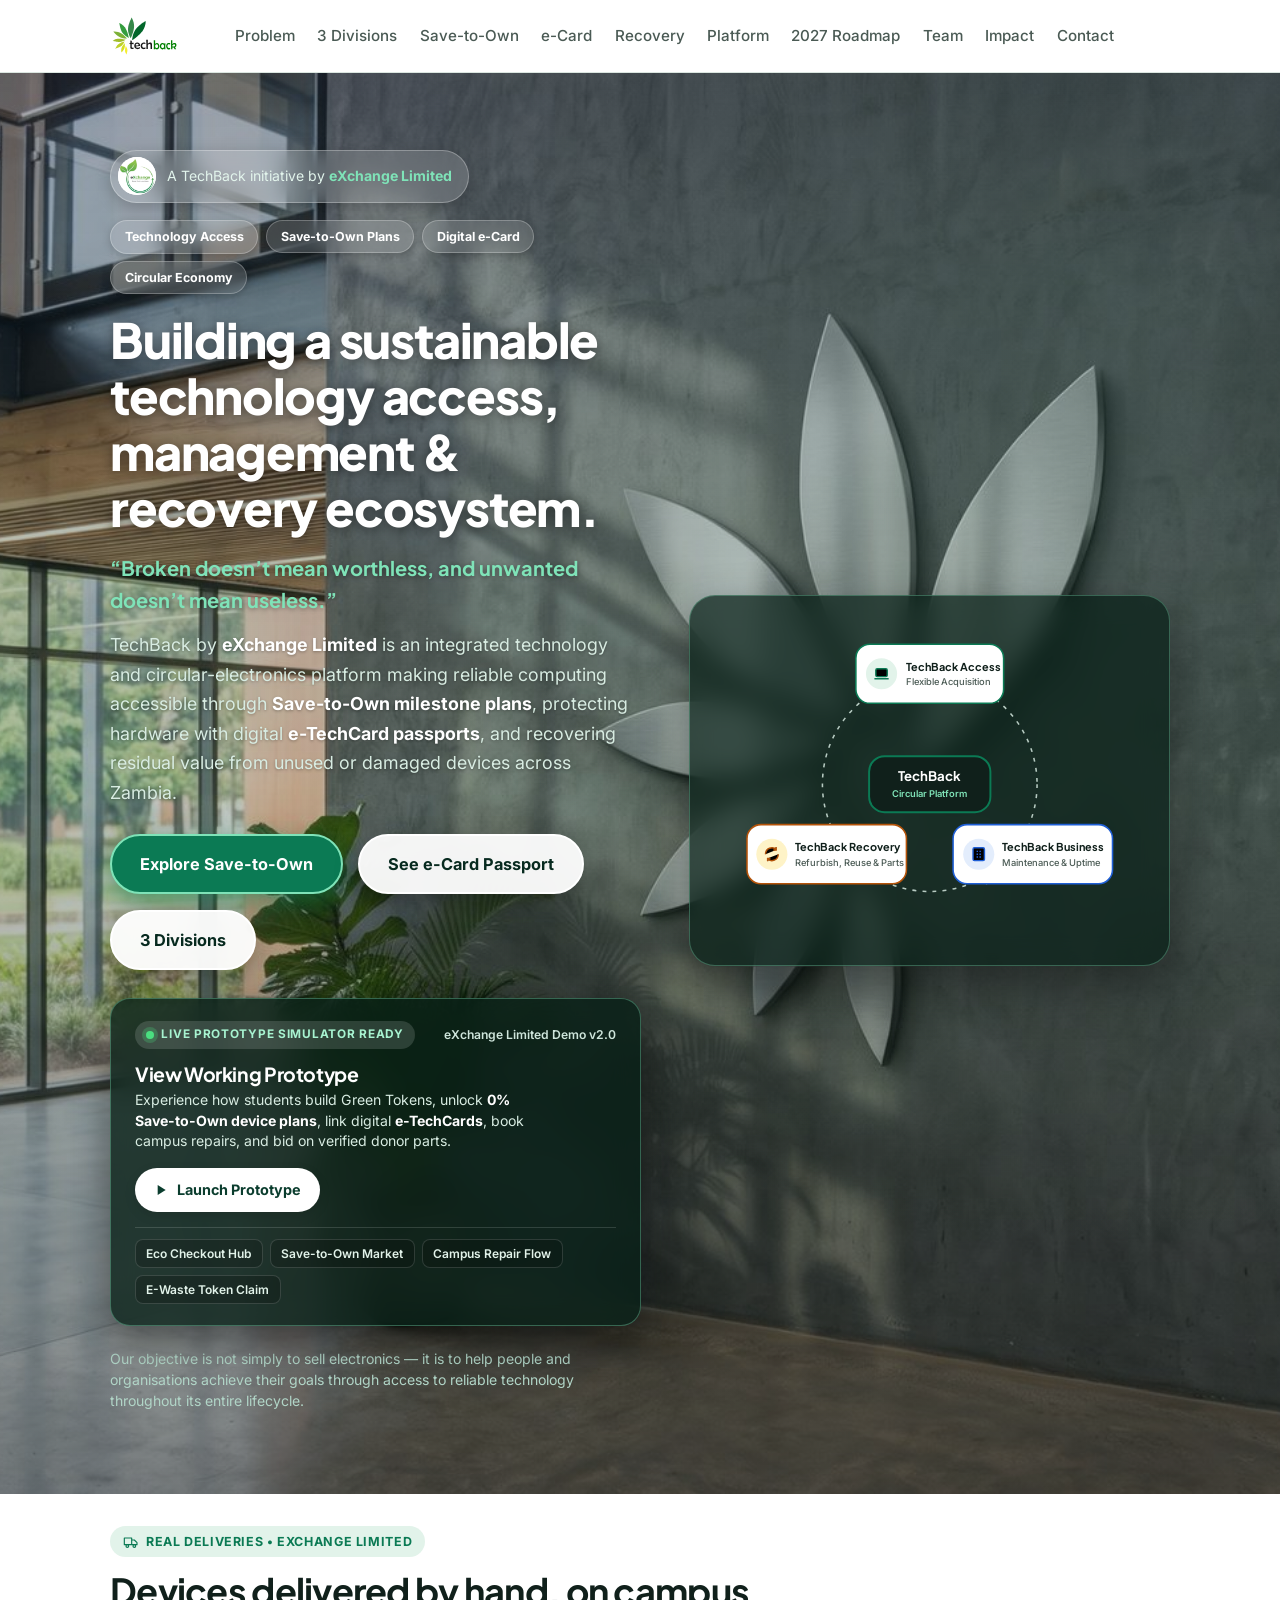
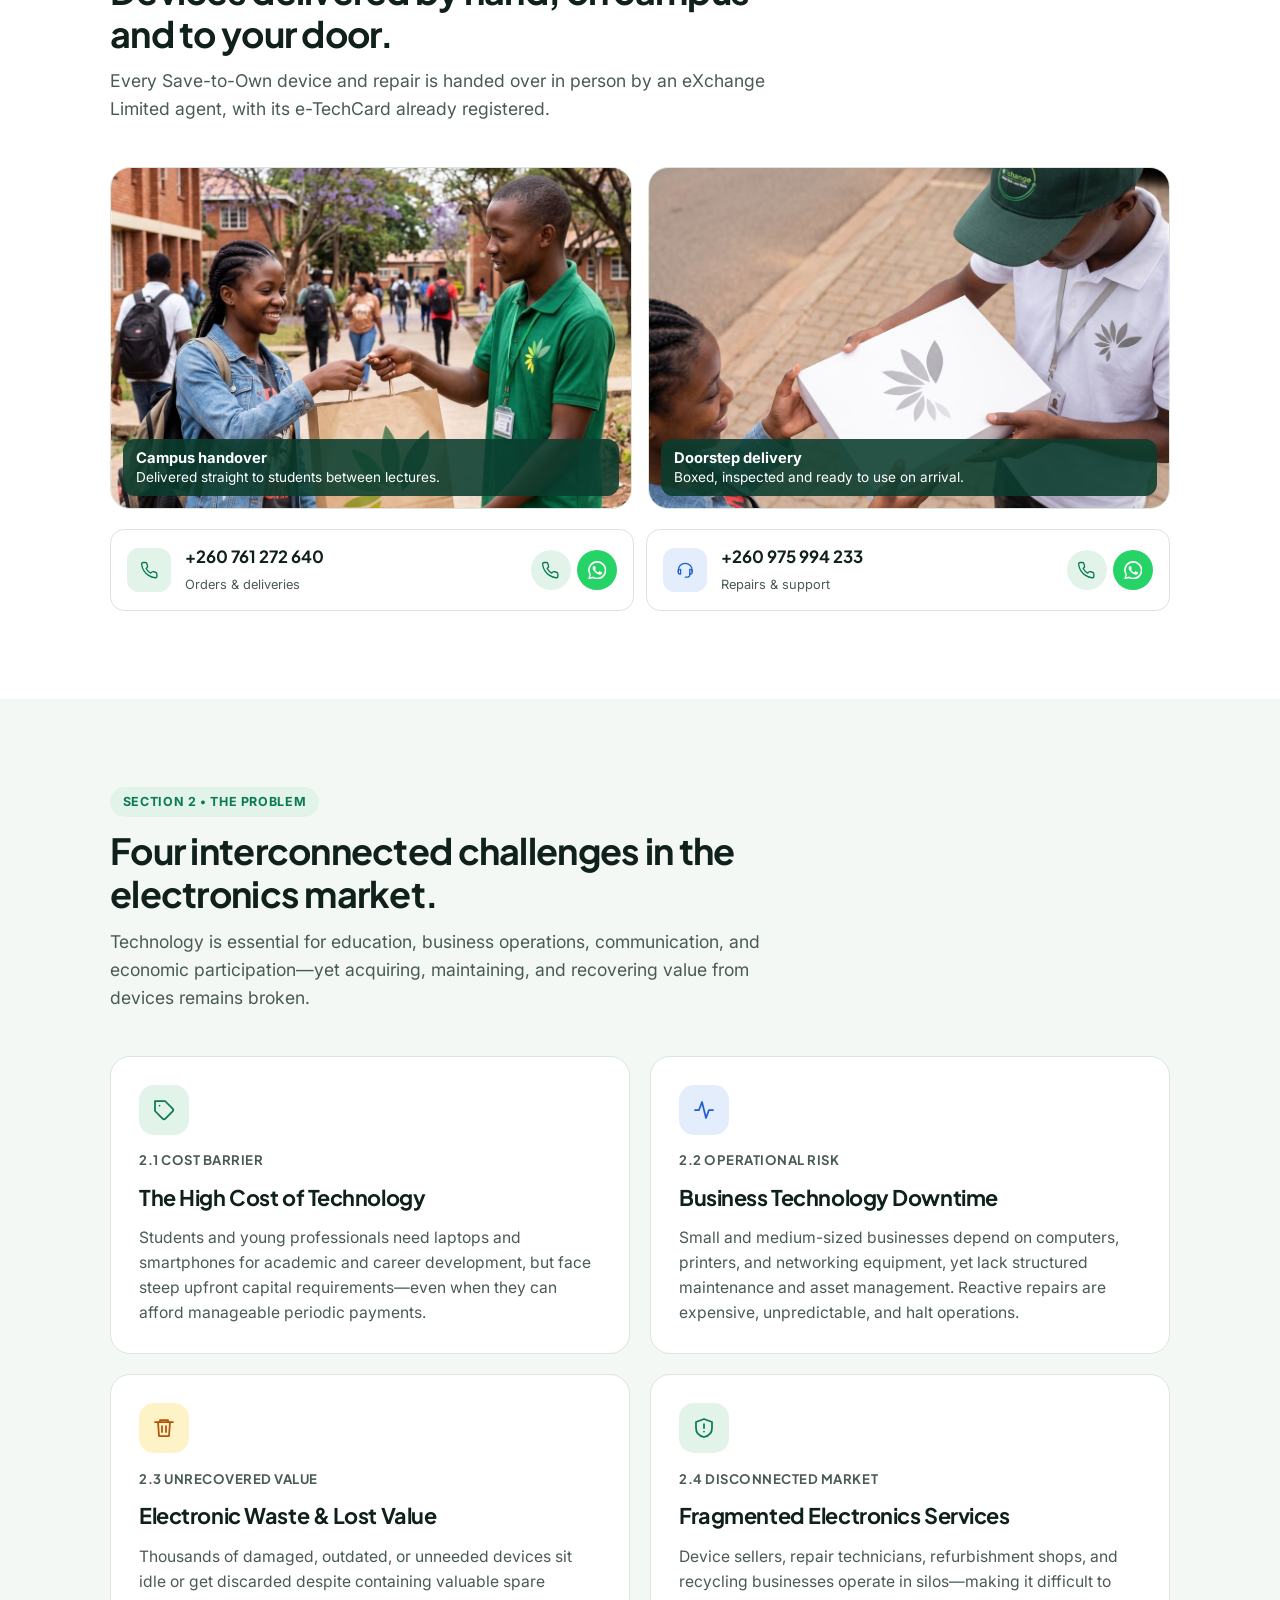
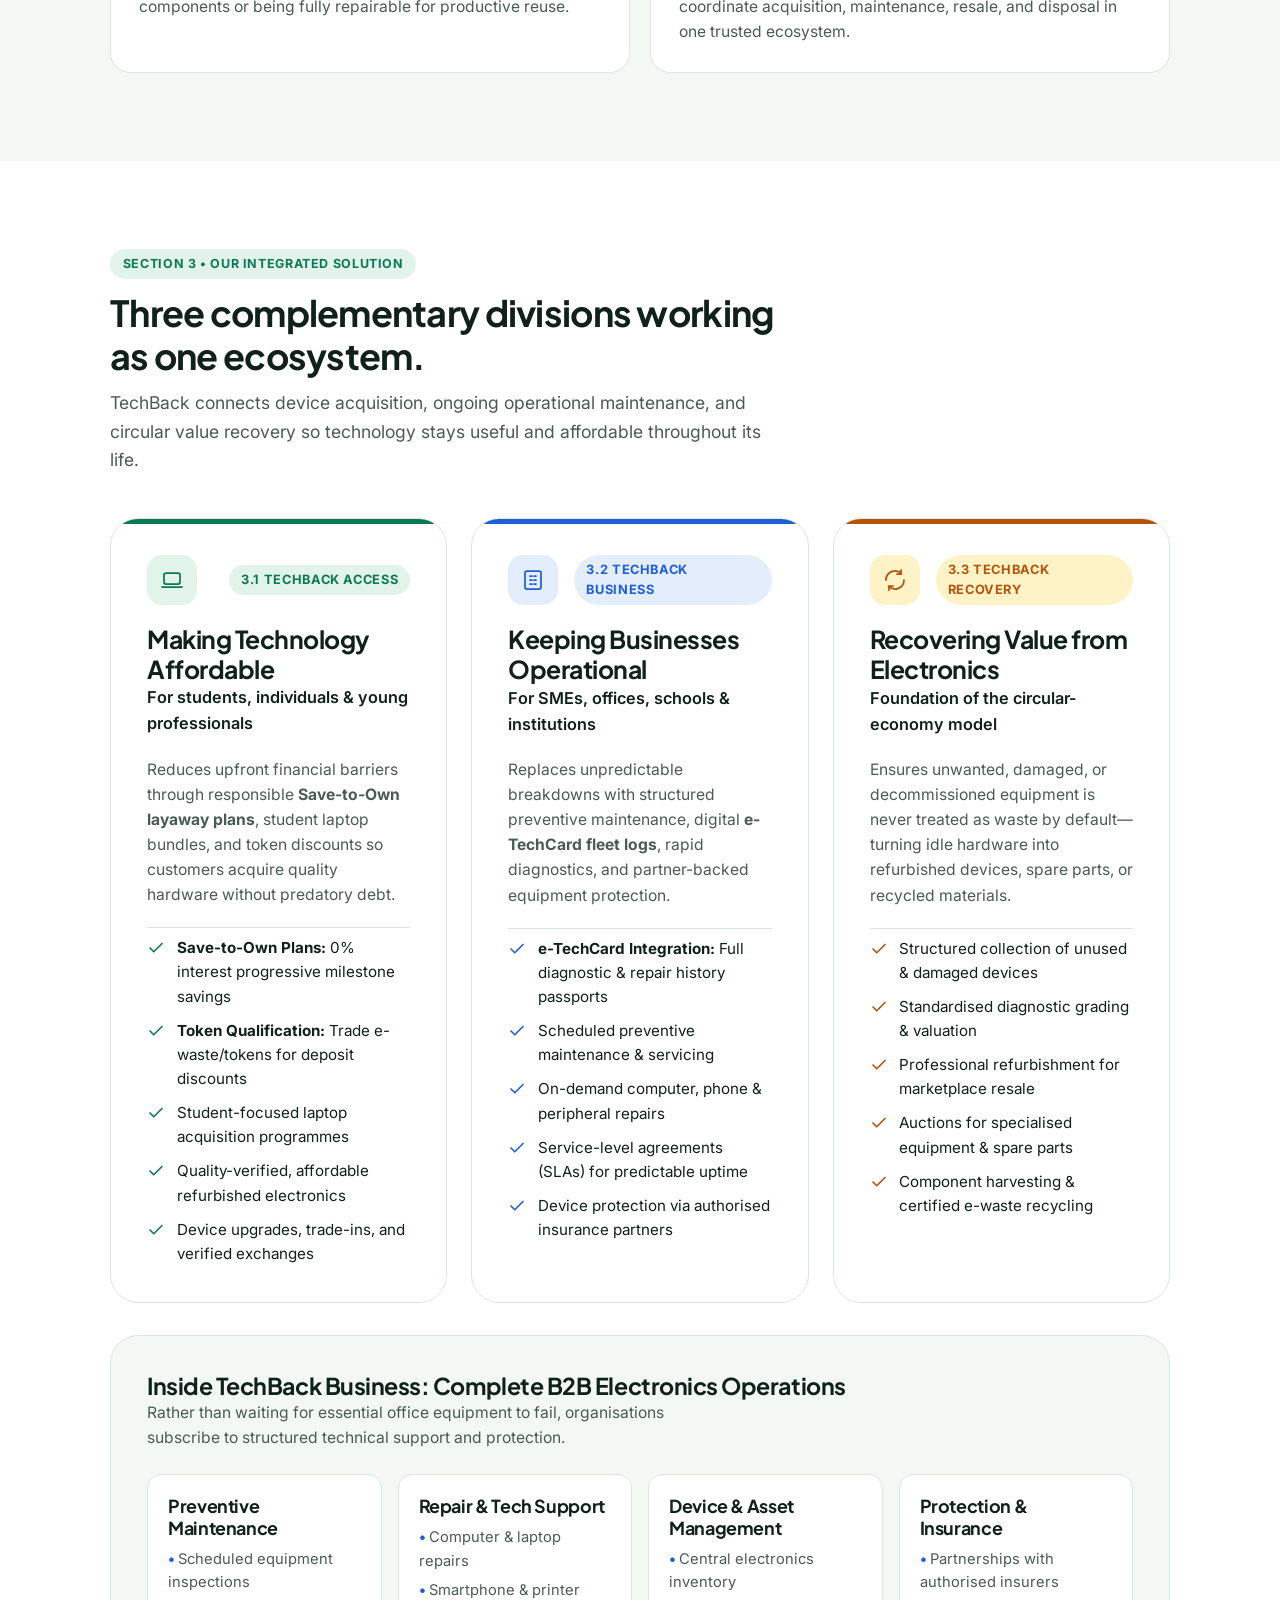
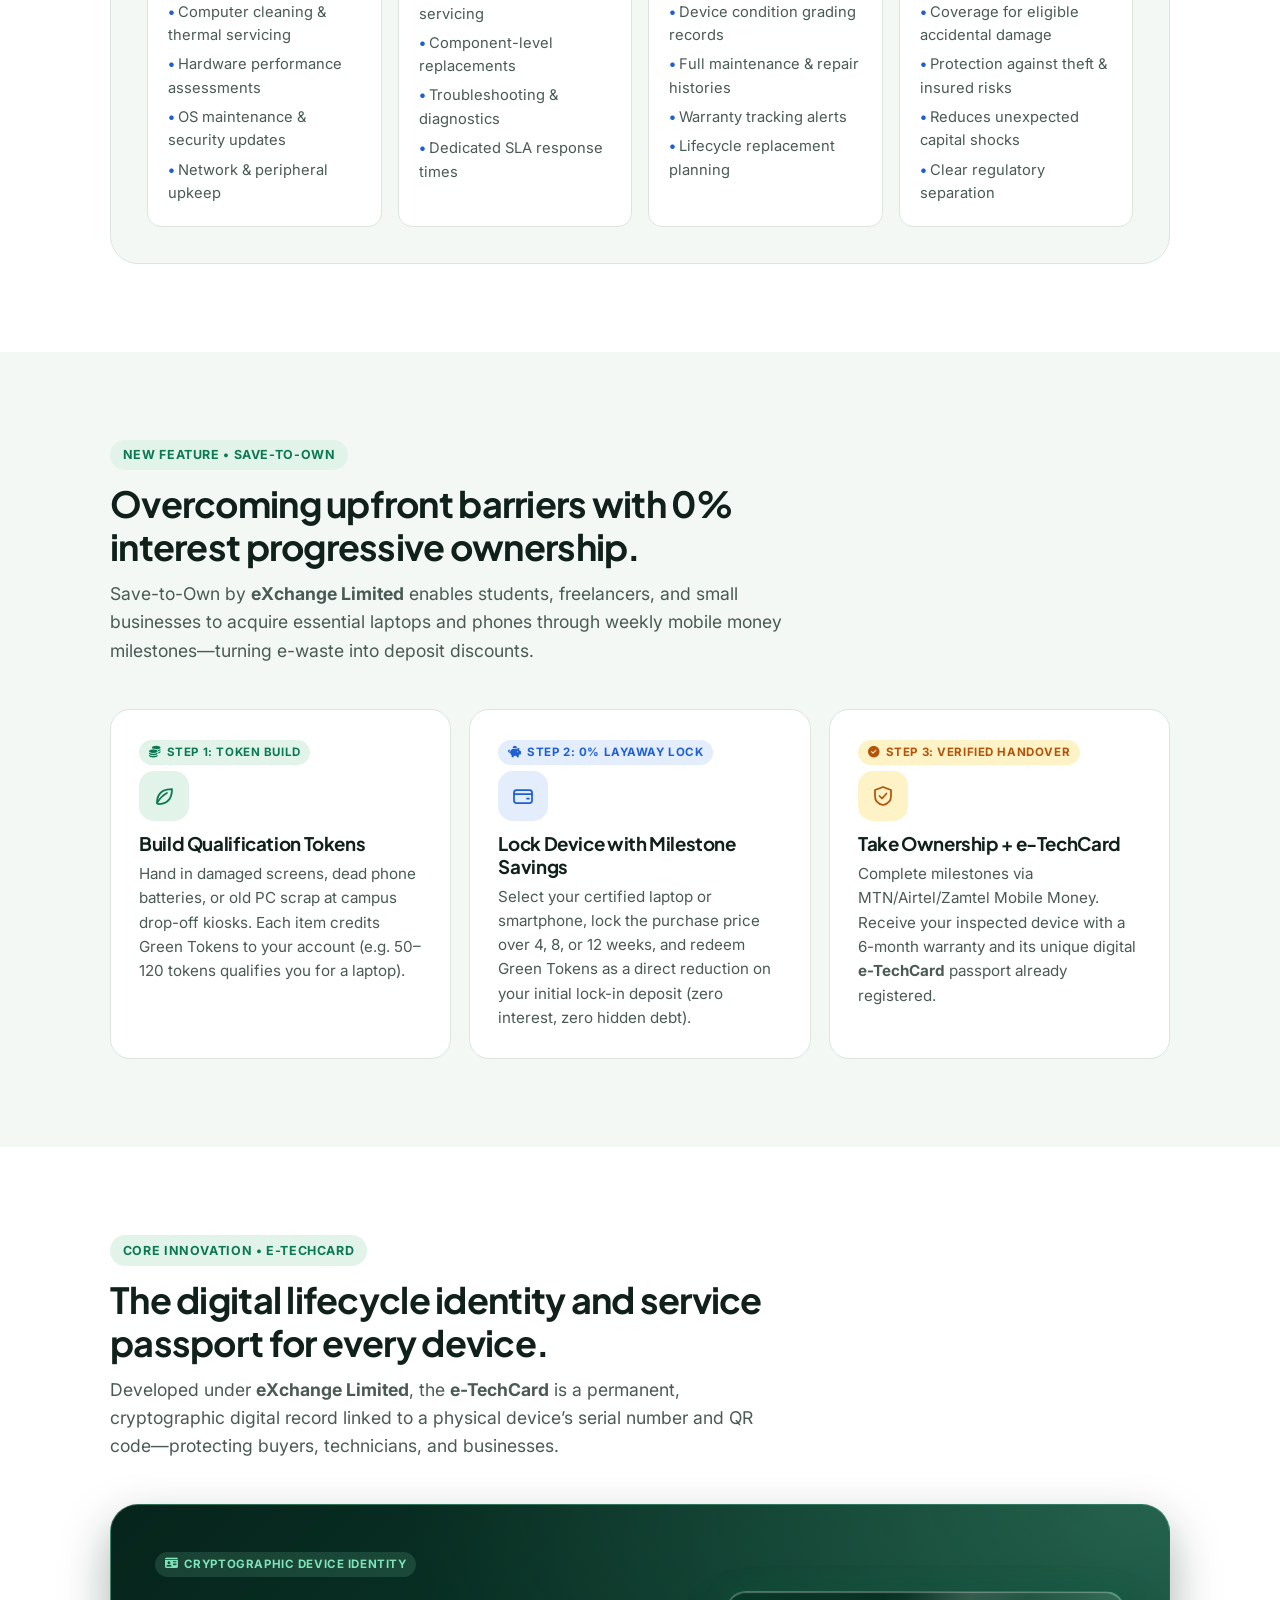
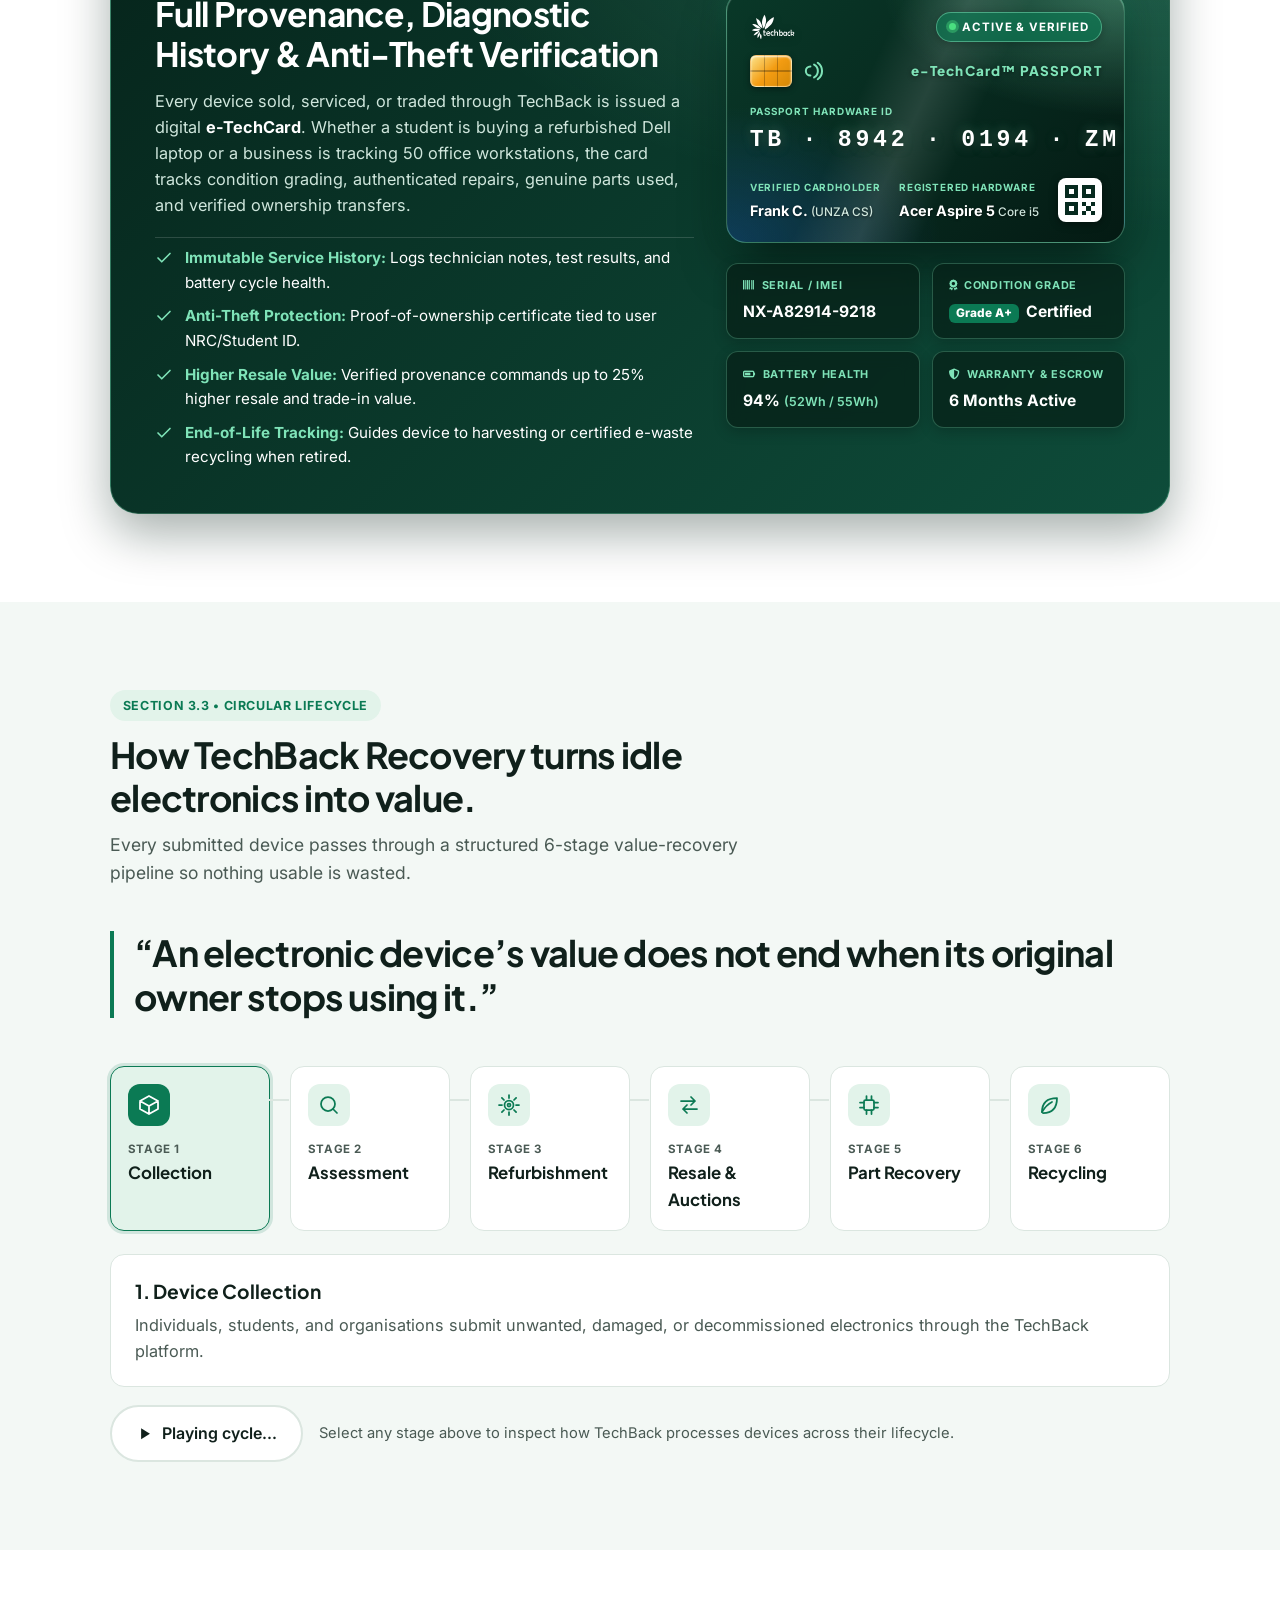
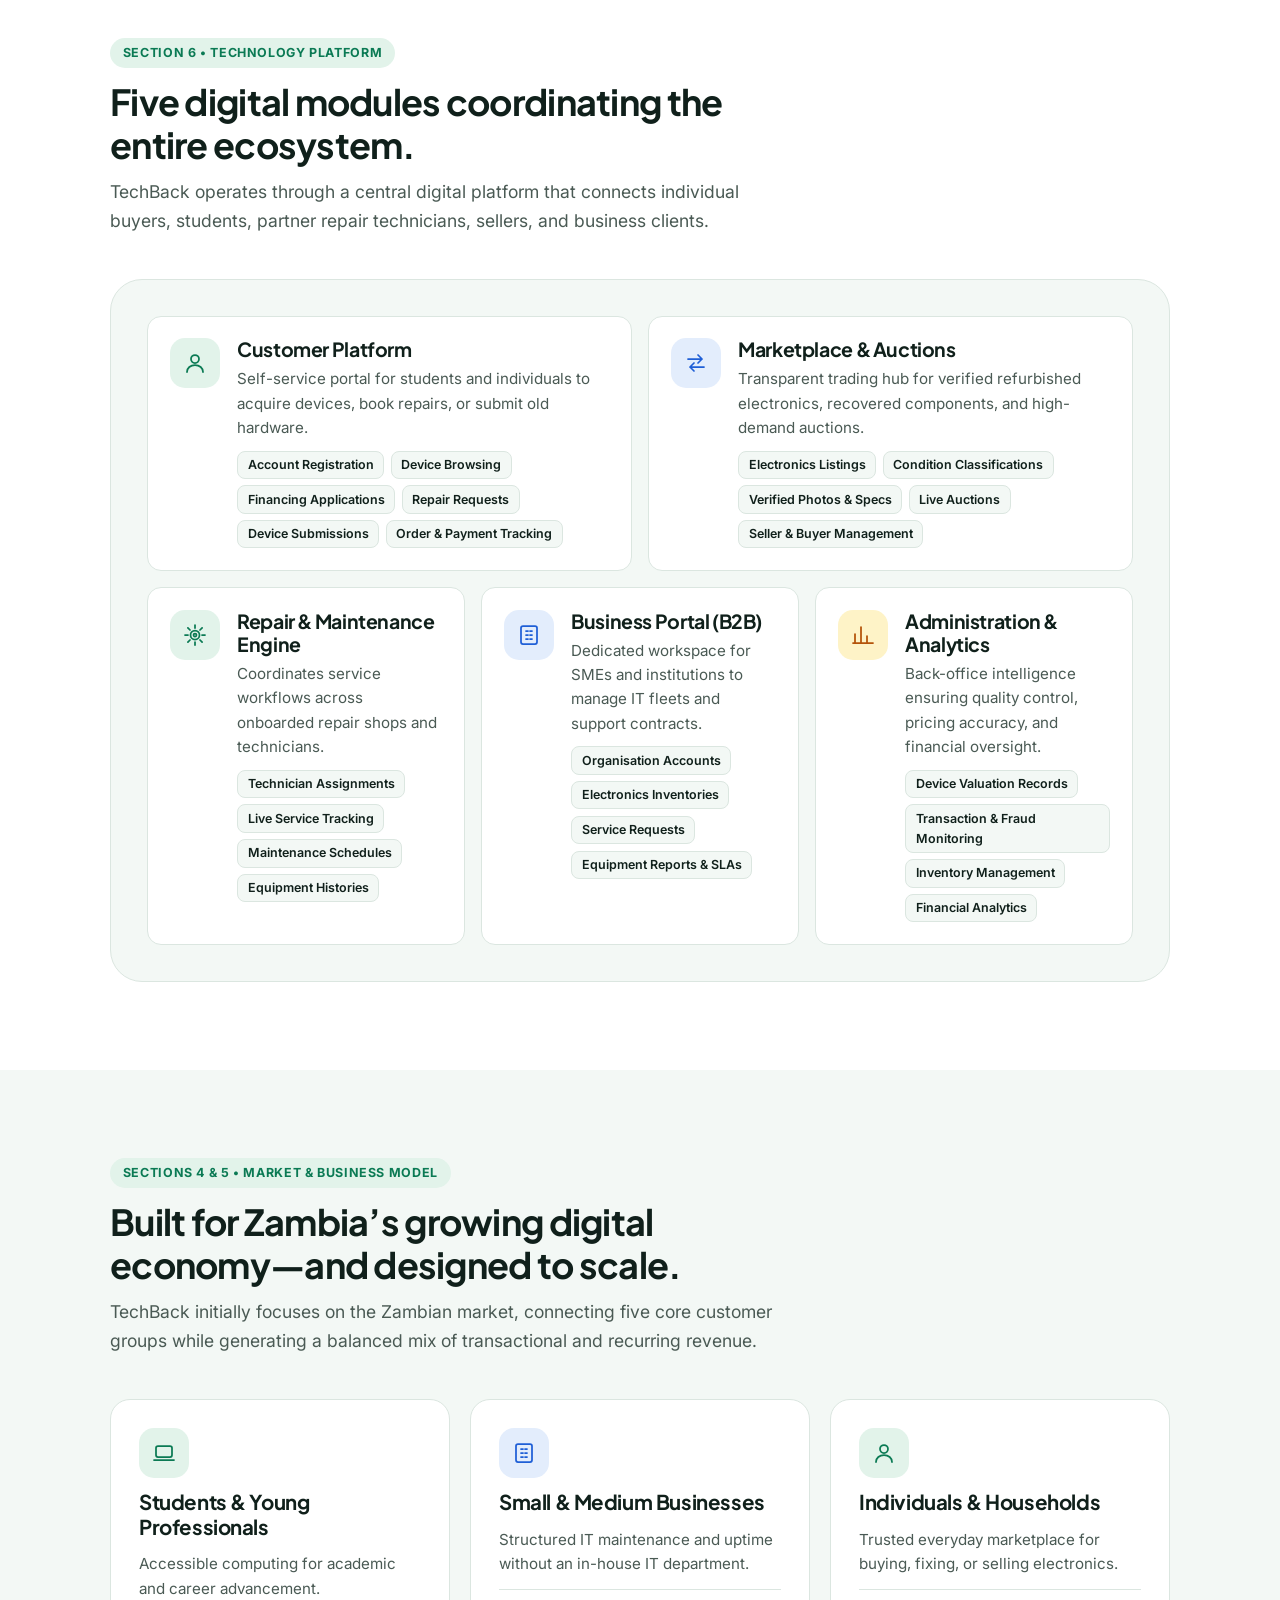
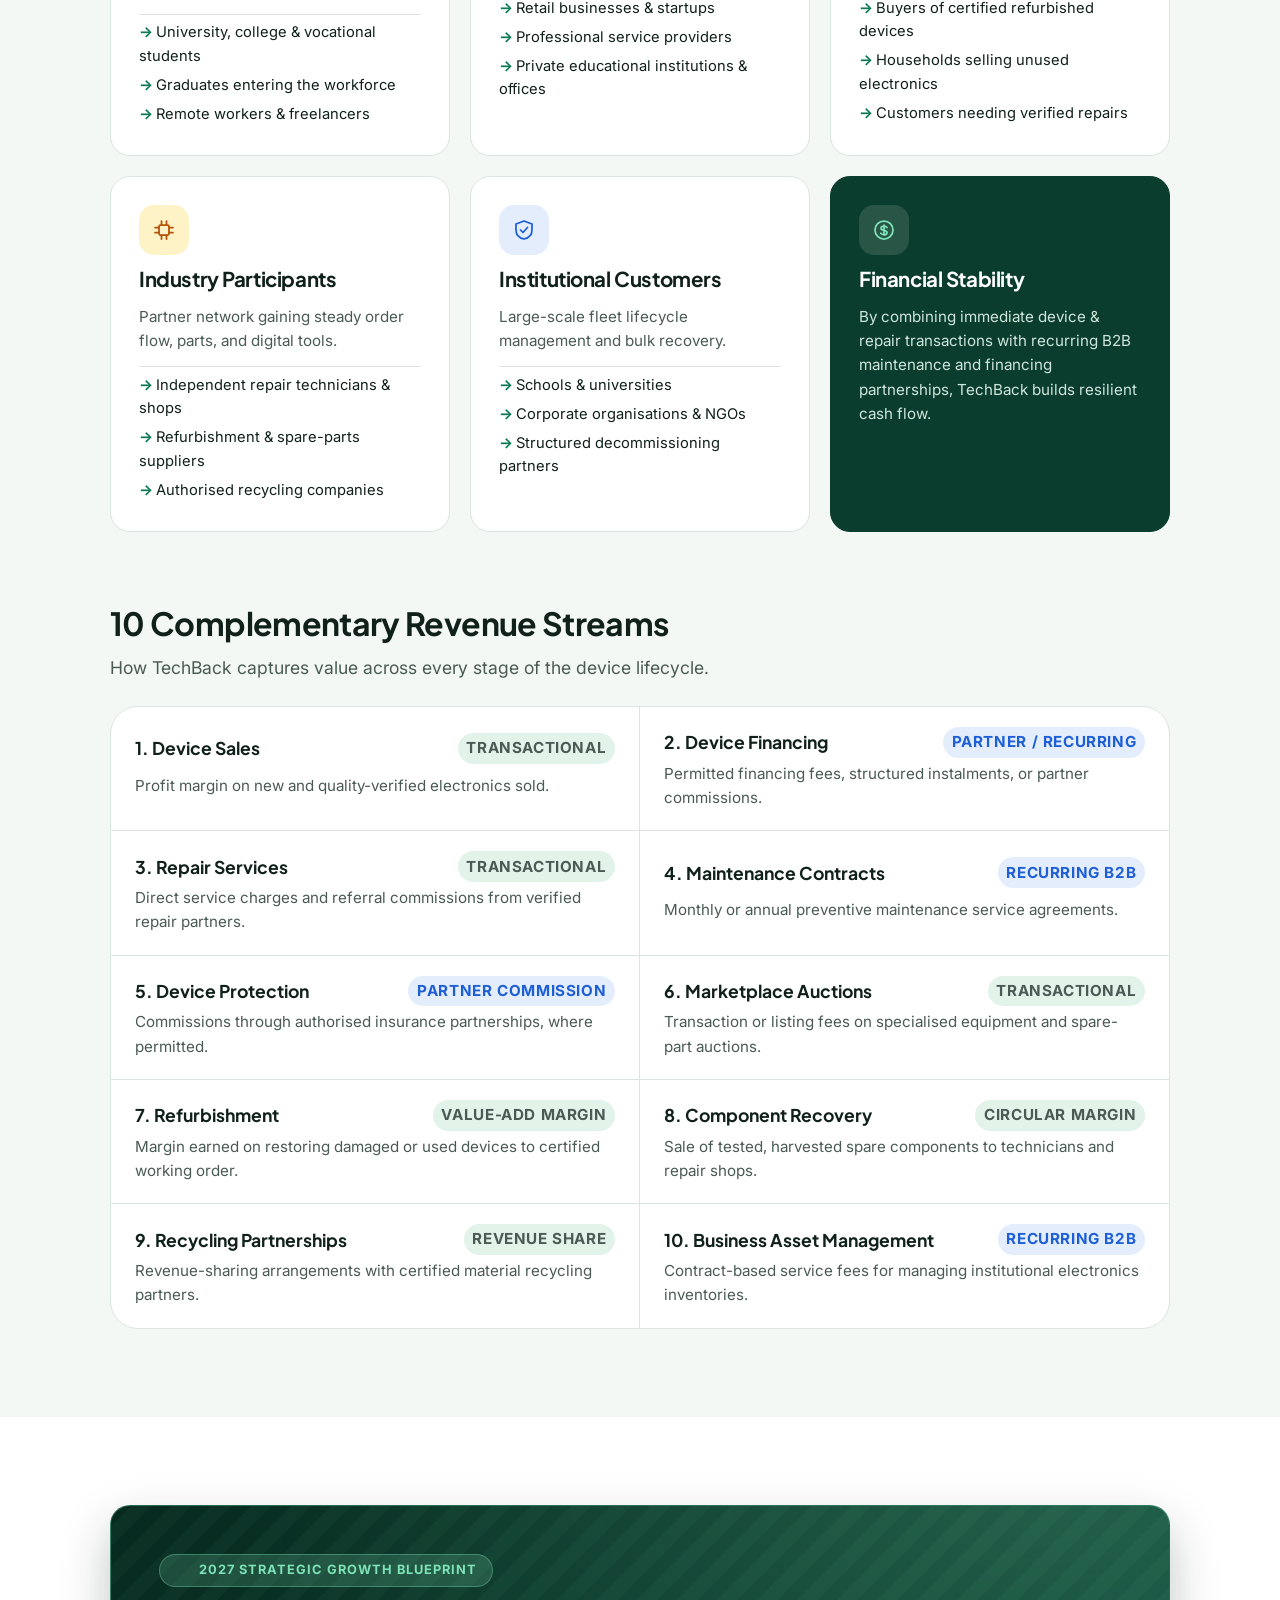
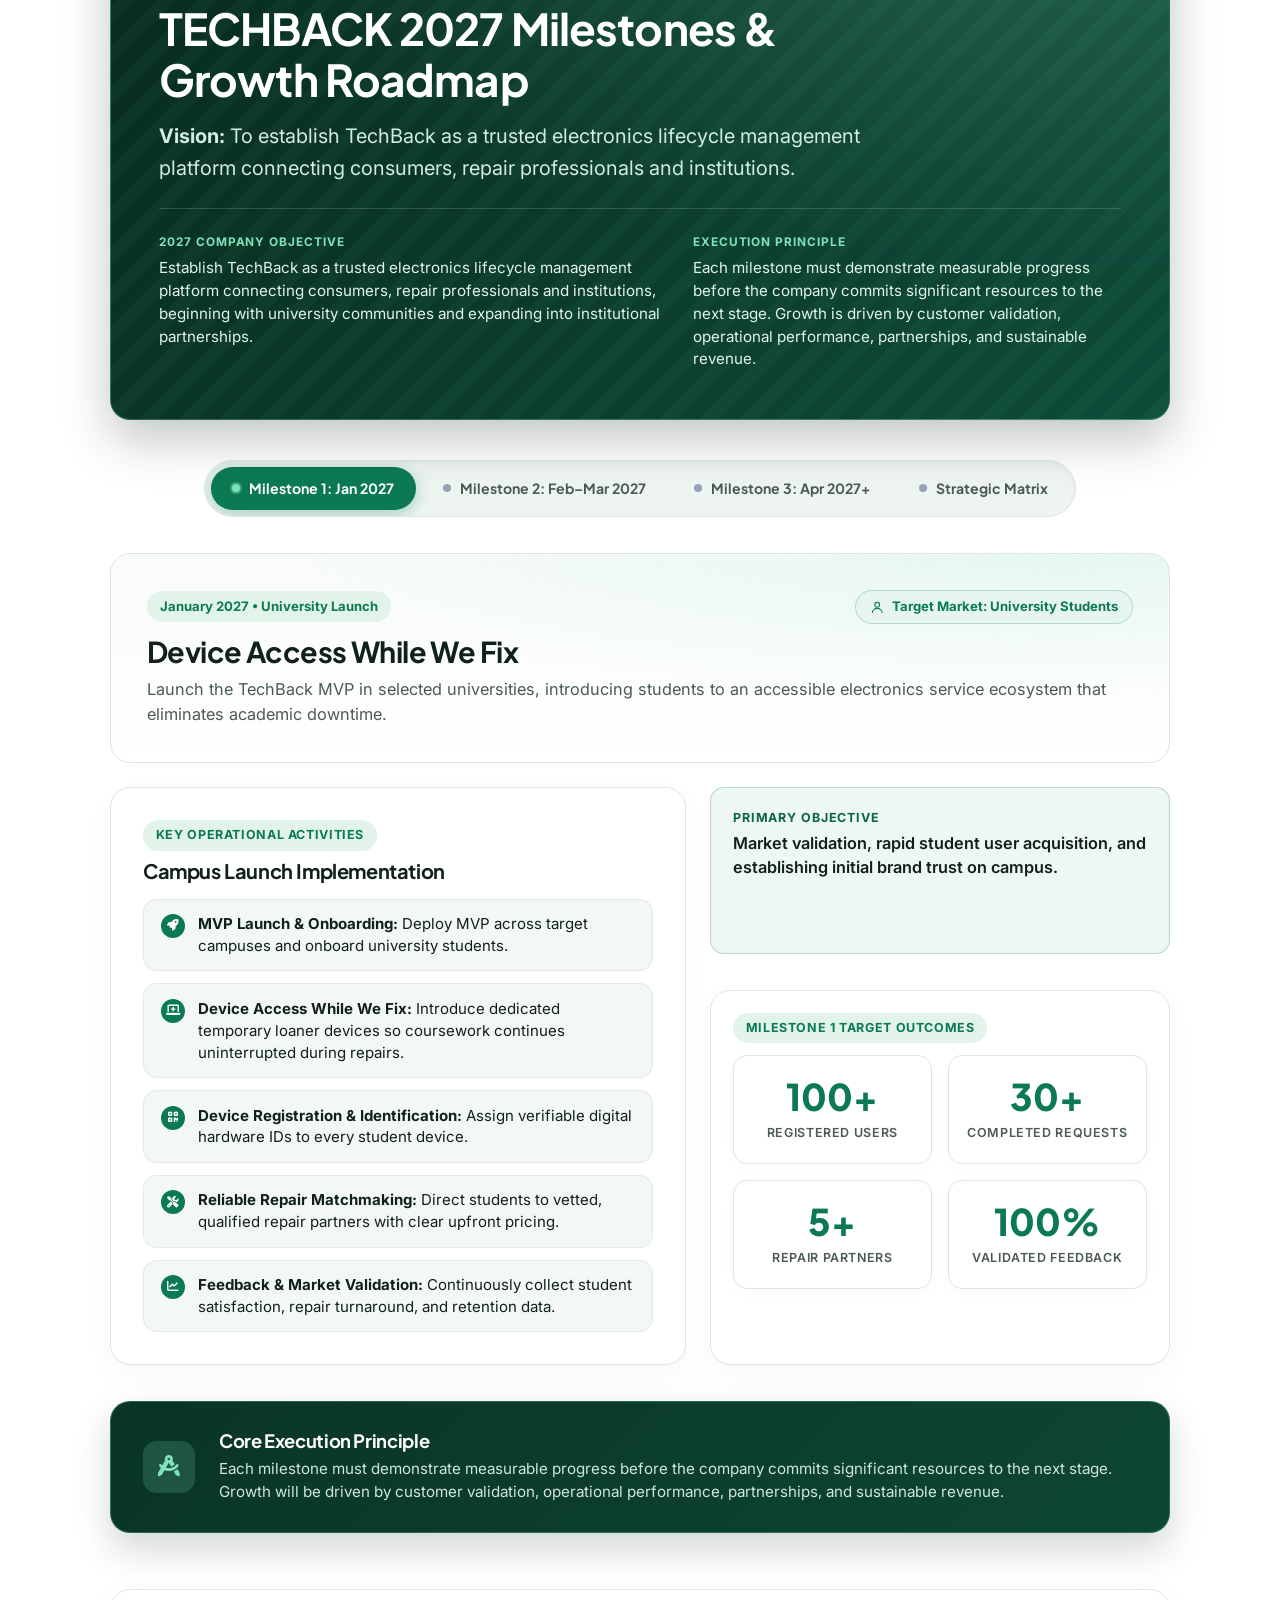
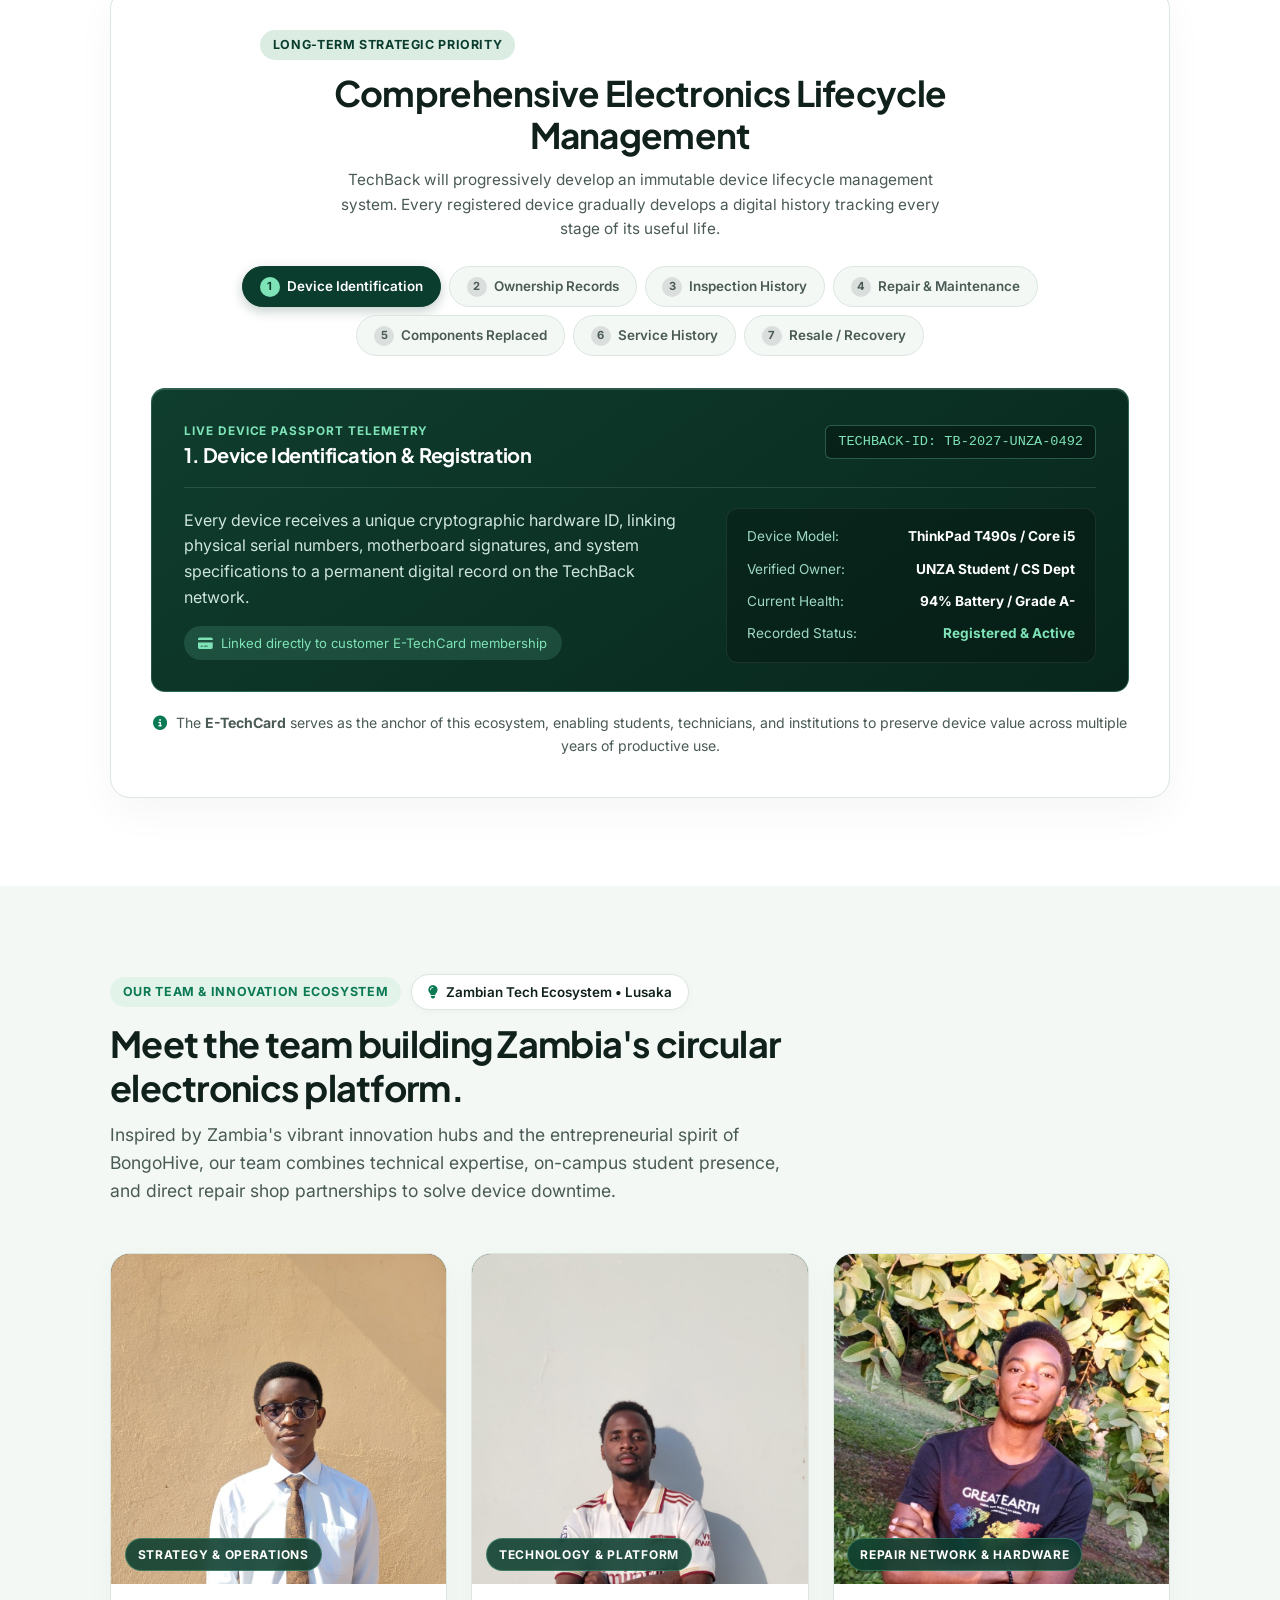
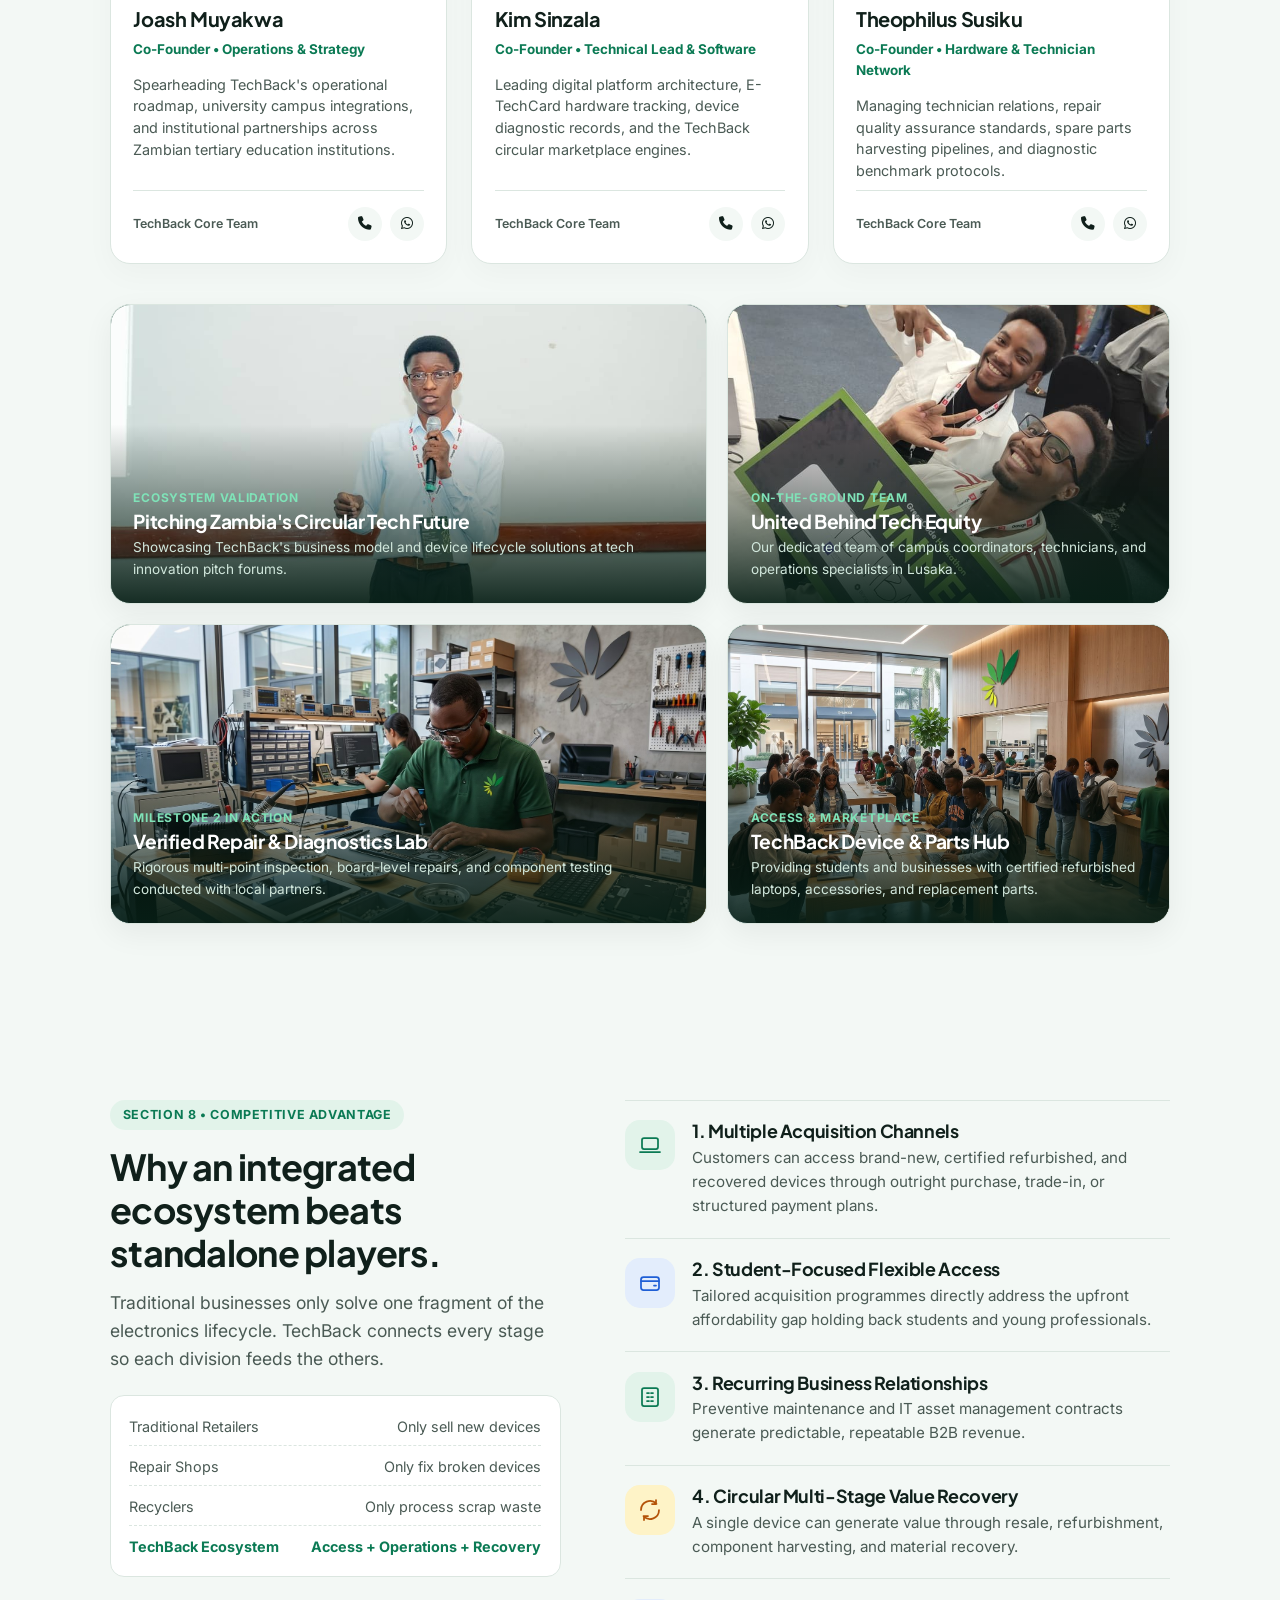
<file: web/index.html>
<!DOCTYPE html>
<html lang="en">
<head>
<meta charset="utf-8">
<meta name="viewport" content="width=device-width, initial-scale=1">
<title>TechBack | Technology Access, Management &amp; Recovery Ecosystem</title>
<meta name="description" content="TechBack is a technology and circular-electronics platform making reliable technology accessible, keeping businesses operational, and recovering value from every device.">
<meta name="theme-color" content="#ffffff">
<link rel="icon" type="image/svg+xml" href="images/favicon.svg">
<link rel="alternate icon" href="images/favicon.ico">
<link rel="apple-touch-icon" href="images/favicon.png">
<link rel="preconnect" href="https://fonts.googleapis.com">
<link rel="preconnect" href="https://fonts.gstatic.com" crossorigin>
<link href="https://fonts.googleapis.com/css2?family=Inter:wght@400;500;600;700&family=Plus+Jakarta+Sans:wght@600;700;800&display=swap" rel="stylesheet">
<link rel="stylesheet" href="https://cdnjs.cloudflare.com/ajax/libs/font-awesome/6.5.1/css/all.min.css">
<style>
  :root {
    --bg: #ffffff;
    --mist: #f3f8f5;
    --ink: #10201b;
    --muted: #4a5a54;
    --line: #dbe6e0;
    --green: #0b7a54;
    --green-strong: #096646;
    --green-soft: #e2f3ea;
    --blue: #1f5fd6;
    --blue-soft: #e3edfc;
    --amber: #b45309;
    --amber-soft: #fef3c7;
    --deep: #0b3d2e;
    --radius: 20px;
    --radius-sm: 14px;
    --display: "Plus Jakarta Sans", "Inter", "Segoe UI", system-ui, sans-serif;
    --body: "Inter", "Segoe UI", system-ui, -apple-system, sans-serif;
  }

  *, *::before, *::after { box-sizing: border-box; }
  html { scroll-behavior: smooth; -webkit-text-size-adjust: 100%; }
  body {
    margin: 0;
    background: var(--bg);
    color: var(--ink);
    font-family: var(--body);
    font-size: 1rem;
    line-height: 1.6;
    -webkit-font-smoothing: antialiased;
  }
  h1, h2, h3, h4 { font-family: var(--display); line-height: 1.2; letter-spacing: -0.02em; font-weight: 700; margin: 0; }
  p { margin: 0; }
  a { color: inherit; }
  ul, ol { margin: 0; padding: 0; list-style: none; }
  button { font: inherit; color: inherit; }
  :focus-visible { outline: 3px solid var(--blue); outline-offset: 3px; border-radius: 6px; }

  .wrap { width: min(1060px, 100% - 2.5rem); margin-inline: auto; }
  .section { padding-block: clamp(3.5rem, 7vw, 5.5rem); scroll-margin-top: 68px; }
  .section--mist { background: var(--mist); }
  .eyebrow {
    display: inline-flex; align-items: center; gap: .45rem;
    font-size: .78rem; font-weight: 700; text-transform: uppercase; letter-spacing: 0.05em;
    color: var(--green); background: var(--green-soft);
    padding: .32rem .8rem; border-radius: 999px; width: fit-content;
  }
  .lead { color: var(--muted); font-size: clamp(1rem, 1.4vw, 1.1rem); max-width: 62ch; }
  .section-head { display: grid; gap: .75rem; margin-bottom: clamp(1.75rem, 4vw, 2.75rem); max-width: 700px; }
  .section-head h2 { font-size: clamp(1.6rem, 3vw, 2.25rem); }

  .i { width: 1.5rem; height: 1.5rem; fill: none; stroke: currentColor; stroke-width: 1.75; stroke-linecap: round; stroke-linejoin: round; flex: none; }
  .sr { position: absolute; width: 1px; height: 1px; overflow: hidden; clip: rect(0 0 0 0); white-space: nowrap; }

  /* Buttons */
  .btn {
    display: inline-flex; align-items: center; justify-content: center; gap: .5rem;
    padding: .85rem 1.5rem; border-radius: 999px; border: 2px solid transparent;
    font-weight: 600; font-size: 1rem; text-decoration: none; cursor: pointer;
    transition: background-color .2s, color .2s, border-color .2s, transform .2s;
  }
  .btn:active { transform: translateY(1px); }
  .btn-primary { background: var(--green); color: #fff; }
  .btn-primary:hover { background: var(--green-strong); }
  .btn-ghost { background: #fff; color: var(--ink); border-color: var(--line); }
  .btn-ghost:hover { border-color: var(--ink); }
  .btn-light { background: #fff; color: var(--deep); }
  .btn-light:hover { background: var(--green-soft); }

  /* Header */
  .site-header { position: sticky; top: 0; z-index: 50; background: rgba(255,255,255,.95); backdrop-filter: blur(10px); -webkit-backdrop-filter: blur(10px); border-bottom: 1px solid var(--line); }
  .bar { display: flex; align-items: center; justify-content: space-between; gap: 1rem; min-height: 72px; }
  .brand { display: inline-flex; align-items: center; gap: .75rem; text-decoration: none; font-family: var(--display); font-weight: 800; font-size: 1.35rem; letter-spacing: -0.02em; }
  .brand-logo-img { height: 42px; width: auto; max-width: 190px; object-fit: contain; display: block; }
  .brand-sub { font-size: .68rem; font-weight: 700; color: var(--green); text-transform: uppercase; letter-spacing: .08em; display: block; line-height: 1; margin-top: 2px; }
  .nav-links { display: none; gap: 1.4rem; }
  .nav-links a { text-decoration: none; color: var(--muted); font-weight: 500; font-size: .95rem; transition: color .15s; }
  .nav-links a:hover { color: var(--ink); }
  .bar-end { display: flex; align-items: center; gap: .75rem; }
  .badge { font-size: .78rem; font-weight: 600; color: var(--blue); background: var(--blue-soft); padding: .32rem .8rem; border-radius: 999px; white-space: nowrap; }
  .btn-header-demo {
    display: inline-flex; align-items: center; gap: .45rem;
    background: var(--green); color: #fff; text-decoration: none;
    font-size: .84rem; font-weight: 700; padding: .42rem .95rem;
    border-radius: 999px; transition: background .15s, transform .15s;
  }
  .btn-header-demo:hover { background: var(--green-strong); transform: translateY(-1px); }
  .menu-btn { display: inline-grid; place-items: center; width: 44px; height: 44px; border-radius: 12px; border: 1px solid var(--line); background: #fff; cursor: pointer; }
  .menu-btn .i-close { display: none; }
  .menu-btn[aria-expanded="true"] .i-open { display: none; }
  .menu-btn[aria-expanded="true"] .i-close { display: block; }
  .mobile-nav { display: none; border-top: 1px solid var(--line); background: #fff; }
  .mobile-nav.open { display: block; }
  .mobile-nav a { display: block; padding: .85rem 0; text-decoration: none; font-weight: 500; border-bottom: 1px solid var(--line); }
  .mobile-nav a:last-child { border-bottom: 0; }
  @media (min-width: 980px) {
    .nav-links { display: flex; }
    .menu-btn, .mobile-nav { display: none !important; }
  }
  @media (max-width: 440px) { .badge { display: none; } }
  html, body { overflow-x: hidden; }
  img { max-width: 100%; }

  /* Deliveries / Contact */
  .delivery-grid { display: grid; gap: 1rem; }
  .delivery-photo { position: relative; margin: 0; border-radius: var(--radius); overflow: hidden; border: 1px solid var(--line); background: var(--mist); }
  .delivery-photo img { display: block; width: 100%; height: 260px; object-fit: cover; }
  .delivery-photo figcaption { position: absolute; left: .75rem; right: .75rem; bottom: .75rem; background: rgba(11,61,46,.88); color: #fff; padding: .6rem .8rem; border-radius: 12px; font-size: .85rem; line-height: 1.35; }
  .delivery-photo figcaption b { display: block; font-size: .92rem; }
  .contact-strip { margin-top: 1.25rem; display: grid; gap: .75rem; }
  .contact-card { display: flex; align-items: center; gap: .85rem; background: #fff; border: 1px solid var(--line); border-radius: var(--radius-sm); padding: .85rem 1rem; }
  .contact-card .icon-tile { width: 44px; height: 44px; border-radius: 12px; font-size: 1.1rem; }
  .contact-card .num { font-family: var(--display); font-weight: 700; font-size: 1.05rem; color: var(--ink); text-decoration: none; display: block; }
  .contact-card small { color: var(--muted); font-size: .8rem; }
  .contact-actions { margin-left: auto; display: flex; gap: .4rem; }
  .contact-actions a { width: 40px; height: 40px; border-radius: 50%; display: grid; place-items: center; text-decoration: none; font-size: 1rem; }
  .contact-actions .call { background: var(--green-soft); color: var(--green); }
  .contact-actions .wa { background: #25d366; color: #fff; }
  @media (min-width: 720px) {
    .delivery-grid, .contact-strip { grid-template-columns: repeat(2, 1fr); }
    .delivery-photo img { height: 340px; }
  }

  /* Mobile polish */
  @media (max-width: 600px) {
    .wrap { width: calc(100% - 2rem); }
    .bar { min-height: 62px; }
    .brand { gap: .5rem; }
    .brand-logo-img { height: 40px; }
    .brand-sub { font-size: .6rem; letter-spacing: .06em; }
    .section { padding-block: 2.75rem; }
    .card { padding: 1.25rem; }
    .hero h1 { font-size: 1.7rem; }
    .hero-actions .btn { flex: 1 1 100%; }
    .proto-card { padding: 1.1rem; }
    .proto-cta { width: 100%; justify-content: center; }
    .dual-grid { grid-template-columns: 1fr !important; }
    .division-top { flex-wrap: wrap; }
    .division-card h3 { font-size: 1.3rem; }
    .quote { font-size: 1.3rem; }
    .compare-box div { flex-direction: column; gap: .15rem; }
    .ecard-showcase-panel { padding: 1.25rem; }
    .platform-item { grid-template-columns: 1fr; }
    .closing-foot .btn { width: 100%; }
    .footer-parent > div { width: 100%; }
  }

  /* Hero Section With Real Background Image & Slightly Visible Green Tint */
  .hero {
    position: relative;
    padding-block: clamp(3.25rem, 6vw, 5.5rem) clamp(3.5rem, 6.5vw, 6rem);
    background:
      linear-gradient(180deg, rgba(15, 23, 42, 0.38) 0%, rgba(7, 45, 32, 0.25) 50%, rgba(10, 18, 16, 0.52) 100%),
      url("images/hero-bg.jpg") center/cover no-repeat;
    color: #ffffff;
    overflow: hidden;
  }
  .hero::after {
    content: "";
    position: absolute;
    inset: 0;
    background: radial-gradient(circle at 85% 15%, rgba(127, 227, 184, 0.10) 0%, transparent 60%);
    pointer-events: none;
  }
  .hero-grid { position: relative; z-index: 2; display: grid; gap: 2.5rem; align-items: center; }
  .hero h1 { font-size: clamp(2.1rem, 3.8vw, 3.1rem); font-weight: 800; line-height: 1.15; letter-spacing: -0.025em; max-width: 20ch; color: #ffffff !important; text-shadow: 0 2px 12px rgba(0,0,0,0.45); }
  .hero-tagline {
    margin-top: 1rem;
    font-family: var(--display);
    font-size: clamp(1.05rem, 1.6vw, 1.25rem);
    font-weight: 700;
    color: #7fe3b8 !important;
    text-shadow: 0 1px 5px rgba(0,0,0,0.4);
  }
  .hero .lead {
    margin-top: .9rem;
    color: #d8ece2 !important;
    font-size: clamp(1.02rem, 1.4vw, 1.15rem);
    line-height: 1.65;
    text-shadow: 0 1px 3px rgba(0,0,0,0.3);
  }
  .hero .lead b { color: #ffffff !important; font-weight: 700; }
  .by-exchange {
    display: inline-flex;
    align-items: center;
    gap: .65rem;
    margin-bottom: 1.1rem;
    padding: .4rem 1.05rem .4rem .45rem;
    background: rgba(255, 255, 255, 0.14);
    backdrop-filter: blur(12px);
    -webkit-backdrop-filter: blur(12px);
    border: 1px solid rgba(255, 255, 255, 0.28);
    border-radius: 999px;
    box-shadow: 0 4px 16px rgba(0,0,0,0.22);
    font-size: .88rem;
    color: #e2f4ec !important;
    max-width: 100%;
  }
  .by-exchange img { height: 38px; width: 38px; object-fit: contain; border-radius: 50%; background: #fff; flex: none; }
  .by-exchange b { color: #7fe3b8 !important; }
  .hero-pills { display: flex; flex-wrap: wrap; gap: .5rem; margin-bottom: 1.1rem; }
  .hero-pill {
    font-size: .78rem;
    font-weight: 700;
    padding: .35rem .85rem;
    border-radius: 999px;
    background: rgba(255, 255, 255, 0.12);
    backdrop-filter: blur(10px);
    -webkit-backdrop-filter: blur(10px);
    border: 1px solid rgba(255, 255, 255, 0.25);
    color: #ffffff !important;
    box-shadow: 0 2px 8px rgba(0,0,0,0.2);
  }
  .hero-note { margin-top: 1.35rem; font-size: .88rem; color: #b1d5c7 !important; max-width: 54ch; line-height: 1.5; }

  /* First Section Action Buttons - Hover Prominently On Top */
  .hero-actions {
    display: flex;
    flex-wrap: wrap;
    gap: .95rem;
    margin-top: 1.65rem;
    position: relative;
    z-index: 30;
  }
  .hero-actions .btn {
    position: relative;
    z-index: 10;
    font-weight: 700;
    font-size: 1.02rem;
    padding: .95rem 1.75rem;
    border-radius: 999px;
    cursor: pointer;
    text-decoration: none;
    box-shadow: 0 8px 24px rgba(0, 0, 0, 0.35);
    transition: transform .25s cubic-bezier(0.16, 1, 0.3, 1), box-shadow .25s ease, background-color .25s ease, border-color .25s ease;
  }
  .hero-actions .btn:hover {
    transform: translateY(-5px) scale(1.03);
    z-index: 35;
  }
  .hero-actions .btn-primary {
    background: #0b7a54 !important;
    color: #ffffff !important;
    border: 2px solid #7fe3b8 !important;
    box-shadow: 0 8px 25px rgba(11, 122, 84, 0.55);
  }
  .hero-actions .btn-primary:hover {
    background: #0eae77 !important;
    border-color: #a7f3d0 !important;
    box-shadow: 0 18px 40px rgba(14, 174, 119, 0.7);
    color: #ffffff !important;
  }
  .hero-actions .btn-ghost {
    background: rgba(255, 255, 255, 0.94) !important;
    backdrop-filter: blur(12px);
    -webkit-backdrop-filter: blur(12px);
    color: #072a1f !important;
    border: 2px solid #ffffff !important;
    box-shadow: 0 8px 24px rgba(0, 0, 0, 0.28);
  }
  .hero-actions .btn-ghost:hover {
    background: #ffffff !important;
    color: #041a13 !important;
    border-color: #7fe3b8 !important;
    box-shadow: 0 18px 38px rgba(255, 255, 255, 0.6);
  }

  /* Eye-Catching Working Prototype Card */
  .proto-card {
    margin-top: 1.75rem;
    background: rgba(7, 31, 22, 0.78);
    backdrop-filter: blur(14px);
    -webkit-backdrop-filter: blur(14px);
    color: #ffffff !important;
    border-radius: 20px;
    padding: 1.35rem 1.5rem;
    box-shadow: 0 16px 36px rgba(0, 0, 0, 0.45);
    border: 1px solid rgba(127, 227, 184, 0.35);
    display: grid;
    gap: .9rem;
    position: relative;
    overflow: hidden;
    transition: transform .22s ease, box-shadow .22s ease;
  }
  .proto-card:hover {
    transform: translateY(-3px);
    box-shadow: 0 20px 44px rgba(11, 122, 84, 0.35);
    border-color: rgba(127, 227, 184, 0.55);
  }
  .proto-card h3 { color: #ffffff !important; }
  .proto-card p { color: #d8ece2 !important; }
  .proto-card p b { color: #ffffff !important; }
  .proto-card-top {
    display: flex;
    align-items: center;
    justify-content: space-between;
    gap: .75rem;
    flex-wrap: wrap;
  }
  .proto-live {
    display: inline-flex;
    align-items: center;
    gap: .45rem;
    font-size: .74rem;
    font-weight: 700;
    text-transform: uppercase;
    letter-spacing: .06em;
    background: rgba(255, 255, 255, 0.14);
    color: #a7f3d0;
    padding: .28rem .7rem;
    border-radius: 999px;
  }
  .proto-dot {
    width: 8px;
    height: 8px;
    border-radius: 50%;
    background: #4ade80;
    box-shadow: 0 0 0 4px rgba(74, 222, 128, 0.25);
    animation: pulse-dot 2s infinite;
  }
  @keyframes pulse-dot {
    0%, 100% { box-shadow: 0 0 0 3px rgba(74, 222, 128, 0.25); }
    50% { box-shadow: 0 0 0 7px rgba(74, 222, 128, 0.05); }
  }
  .proto-card-body {
    display: flex;
    align-items: center;
    justify-content: space-between;
    gap: 1rem;
    flex-wrap: wrap;
  }
  .proto-card-text h3 {
    font-size: 1.22rem;
    color: #fff;
    margin-bottom: .25rem;
  }
  .proto-card-text p {
    font-size: .88rem;
    color: rgba(255, 255, 255, 0.86);
    max-width: 44ch;
    line-height: 1.45;
  }
  .proto-cta {
    display: inline-flex;
    align-items: center;
    gap: .5rem;
    background: #ffffff;
    color: var(--deep);
    font-weight: 700;
    font-size: .9rem;
    padding: .68rem 1.15rem;
    border-radius: 999px;
    text-decoration: none;
    white-space: nowrap;
    box-shadow: 0 4px 12px rgba(0, 0, 0, 0.12);
    transition: background .18s, transform .18s;
  }
  .proto-cta:hover {
    background: #e2f3ea;
    transform: translateX(2px);
  }
  .proto-pills {
    display: flex;
    flex-wrap: wrap;
    gap: .45rem;
    padding-top: .7rem;
    border-top: 1px solid rgba(255, 255, 255, 0.14);
  }
  .proto-pill {
    font-size: .75rem;
    font-weight: 600;
    color: #e2f3ea;
    background: rgba(0, 0, 0, 0.2);
    border: 1px solid rgba(255, 255, 255, 0.14);
    padding: .24rem .65rem;
    border-radius: 8px;
    text-decoration: none;
    transition: background .15s, border-color .15s;
  }
  .proto-pill:hover {
    background: rgba(255, 255, 255, 0.2);
    border-color: rgba(255, 255, 255, 0.4);
    color: #fff;
  }

  .hero-visual {
    background: rgba(7, 31, 22, 0.70);
    backdrop-filter: blur(14px);
    -webkit-backdrop-filter: blur(14px);
    border: 1px solid rgba(127, 227, 184, 0.32);
    border-radius: 26px;
    padding: clamp(.85rem, 2.5vw, 1.35rem);
    box-shadow: 0 20px 48px rgba(0, 0, 0, 0.4);
  }
  .hero-visual svg { display: block; width: 100%; height: auto; }
  @media (min-width: 960px) { .hero-grid { grid-template-columns: 1.05fr .95fr; gap: 3rem; } }

  /* Shared Cards & Tiles */
  .card { background: #fff; border: 1px solid var(--line); border-radius: var(--radius); padding: 1.75rem; }
  .icon-tile { display: grid; place-items: center; width: 50px; height: 50px; border-radius: 15px; background: var(--green-soft); color: var(--green); flex: none; }
  .icon-tile.blue { background: var(--blue-soft); color: var(--blue); }
  .icon-tile.amber { background: var(--amber-soft); color: var(--amber); }

  /* Problem Grid */
  .problem-grid { display: grid; gap: 1.25rem; }
  .problem-grid .card { display: grid; gap: .9rem; align-content: start; }
  .problem-num { font-family: var(--display); font-size: .82rem; font-weight: 700; color: var(--muted); letter-spacing: 0.04em; text-transform: uppercase; }
  .problem-grid h3 { font-size: 1.35rem; }
  .problem-grid p { color: var(--muted); font-size: .98rem; }
  @media (min-width: 720px) { .problem-grid { grid-template-columns: repeat(2, 1fr); } }

  /* Solution / 3 Core Divisions */
  .divisions-grid { display: grid; gap: 1.5rem; }
  .division-card {
    background: #fff; border: 1px solid var(--line); border-radius: 28px;
    padding: clamp(1.5rem, 3.5vw, 2.25rem);
    display: grid; gap: 1.25rem; align-content: start;
    position: relative; overflow: hidden;
  }
  .division-card::before {
    content: ""; position: absolute; top: 0; left: 0; right: 0; height: 5px; background: var(--green);
  }
  .division-card.div-business::before { background: var(--blue); }
  .division-card.div-recovery::before { background: var(--amber); }
  .division-top { display: flex; align-items: center; justify-content: space-between; gap: 1rem; }
  .division-tag { font-size: .8rem; font-weight: 700; text-transform: uppercase; letter-spacing: .05em; padding: .3rem .75rem; border-radius: 999px; background: var(--green-soft); color: var(--green); }
  .div-business .division-tag { background: var(--blue-soft); color: var(--blue); }
  .div-recovery .division-tag { background: var(--amber-soft); color: var(--amber); }
  .division-card h3 { font-size: 1.55rem; }
  .division-sub { font-weight: 600; color: var(--ink); font-size: 1.02rem; }
  .division-card > p { color: var(--muted); font-size: .98rem; }
  .check-list { display: grid; gap: .6rem; padding-top: .5rem; border-top: 1px solid var(--line); }
  .check-list li { display: grid; grid-template-columns: 20px 1fr; gap: .6rem; align-items: start; font-size: .95rem; color: var(--ink); }
  .check-list svg { width: 18px; height: 18px; color: var(--green); margin-top: 3px; stroke-width: 2.2; }
  .div-business .check-list svg { color: var(--blue); }
  .div-recovery .check-list svg { color: var(--amber); }
  @media (min-width: 960px) { .divisions-grid { grid-template-columns: repeat(3, 1fr); } }

  /* TechBack Business 4 Pillars sub-panel */
  .biz-panel {
    margin-top: 2rem; background: var(--mist); border: 1px solid var(--line);
    border-radius: 28px; padding: clamp(1.5rem, 3.5vw, 2.25rem);
  }
  .biz-panel-head { display: flex; flex-wrap: wrap; justify-content: space-between; align-items: end; gap: 1rem; margin-bottom: 1.5rem; }
  .biz-panel-head h3 { font-size: 1.45rem; }
  .biz-panel-head p { color: var(--muted); max-width: 58ch; font-size: .98rem; }
  .biz-pillars { display: grid; gap: 1rem; }
  .biz-pillar { background: #fff; border: 1px solid var(--line); border-radius: var(--radius-sm); padding: 1.25rem; display: grid; gap: .6rem; align-content: start; }
  .biz-pillar h4 { font-size: 1.12rem; color: var(--ink); display: flex; align-items: center; gap: .5rem; }
  .biz-pillar ul { display: grid; gap: .35rem; color: var(--muted); font-size: .92rem; }
  .biz-pillar li::before { content: "• "; color: var(--blue); font-weight: 700; }
  @media (min-width: 680px) { .biz-pillars { grid-template-columns: repeat(2, 1fr); } }
  @media (min-width: 1020px) { .biz-pillars { grid-template-columns: repeat(4, 1fr); } }

  /* Recovery Lifecycle Interactive Flow */
  .quote {
    font-family: var(--display); font-weight: 700; letter-spacing: -0.02em; line-height: 1.2;
    font-size: clamp(1.45rem, 3.6vw, 2.25rem); max-width: 28em;
    margin: 0 0 clamp(2rem, 5vw, 3rem); padding-left: 1.25rem; border-left: 4px solid var(--green);
  }
  .flow { display: grid; gap: .6rem; }
  .flow-node {
    display: flex; align-items: center; gap: .9rem; width: 100%; text-align: left;
    background: #fff; border: 1px solid var(--line); border-radius: var(--radius-sm);
    padding: .9rem 1rem; cursor: pointer;
    transition: border-color .25s, background-color .25s, box-shadow .25s;
  }
  .flow-node .icon-tile { width: 42px; height: 42px; border-radius: 12px; transition: background-color .25s, color .25s; }
  .flow-node .node-meta { display: grid; gap: .1rem; }
  .flow-node .step-tag { font-size: .72rem; font-weight: 700; text-transform: uppercase; letter-spacing: .05em; color: var(--muted); }
  .flow-node span.label { font-family: var(--display); font-weight: 700; font-size: 1.05rem; }
  .flow-node:hover { border-color: var(--green); }
  .flow-node[aria-current="step"] { border-color: var(--green); background: var(--green-soft); box-shadow: 0 0 0 3px rgba(11,122,84,.15); }
  .flow-node[aria-current="step"] .icon-tile { background: var(--green); color: #fff; }
  .flow-node.done .icon-tile { background: var(--green-soft); color: var(--green); }
  .flow-caption {
    margin-top: 1.4rem; padding: 1.35rem 1.5rem; background: #fff; border: 1px solid var(--line);
    border-radius: var(--radius-sm); min-height: 5.5rem; display: grid; gap: .3rem; align-content: center;
  }
  .flow-caption strong { font-family: var(--display); font-size: 1.2rem; color: var(--ink); }
  .flow-caption span { color: var(--muted); font-size: 1.02rem; }
  .flow-foot { display: flex; flex-wrap: wrap; align-items: center; gap: 1rem; margin-top: 1.15rem; }
  .flow-foot p { color: var(--muted); font-size: .92rem; }
  @media (min-width: 1020px) {
    .flow { grid-template-columns: repeat(6, 1fr); gap: 1.25rem; }
    .flow-node { flex-direction: column; align-items: flex-start; padding: 1.05rem; position: relative; }
    .flow-node:not(:last-child)::after {
      content: ""; position: absolute; top: 2rem; right: -1.25rem; width: 1.25rem; height: 2px; background: var(--line);
    }
    .flow-node.done:not(:last-child)::after { background: var(--green); }
  }

  /* Digital Platform Modules */
  .platform-panel { background: var(--mist); border: 1px solid var(--line); border-radius: 32px; padding: clamp(1.25rem, 4vw, 2.25rem); display: grid; gap: 1rem; }
  .platform-item {
    display: grid; grid-template-columns: auto 1fr; gap: 1.1rem; align-items: start;
    background: #fff; border-radius: var(--radius-sm); padding: 1.35rem; border: 1px solid var(--line);
  }
  .platform-item h3 { font-size: 1.22rem; margin-bottom: .35rem; }
  .platform-item p { color: var(--muted); font-size: .95rem; margin-bottom: .65rem; }
  .tag-row { display: flex; flex-wrap: wrap; gap: .4rem; }
  .mini-tag { font-size: .78rem; font-weight: 600; padding: .2rem .6rem; border-radius: 8px; background: var(--mist); color: var(--ink); border: 1px solid var(--line); }
  @media (min-width: 860px) {
    .platform-panel { grid-template-columns: repeat(6, 1fr); }
    .platform-item { grid-column: span 2; }
    .platform-item:nth-child(1) { grid-column: span 3; }
    .platform-item:nth-child(2) { grid-column: span 3; }
  }

  /* Target Market */
  .market-grid { display: grid; gap: 1.25rem; }
  .market-card { display: grid; gap: .8rem; align-content: start; }
  .market-card h3 { font-size: 1.28rem; }
  .market-card p { color: var(--muted); font-size: .95rem; }
  .market-list { display: grid; gap: .35rem; font-size: .92rem; color: var(--ink); padding-top: .4rem; border-top: 1px solid var(--line); }
  .market-list li::before { content: "→ "; color: var(--green); font-weight: 700; }
  @media (min-width: 680px) { .market-grid { grid-template-columns: repeat(2, 1fr); } }
  @media (min-width: 1020px) { .market-grid { grid-template-columns: repeat(3, 1fr); } }

  /* Business Model & Revenue Streams */
  .revenue-wrap { background: #fff; border: 1px solid var(--line); border-radius: 28px; overflow: hidden; }
  .revenue-grid { display: grid; }
  .rev-item { padding: 1.25rem 1.5rem; border-bottom: 1px solid var(--line); display: grid; gap: .25rem; }
  .rev-item:last-child { border-bottom: 0; }
  .rev-top { display: flex; align-items: center; justify-content: space-between; gap: .75rem; }
  .rev-item strong { font-family: var(--display); font-size: 1.1rem; color: var(--ink); }
  .rev-badge { font-size: .73rem; font-weight: 700; text-transform: uppercase; letter-spacing: .04em; padding: .2rem .55rem; border-radius: 999px; background: var(--green-soft); color: var(--green); }
  .rev-badge.recurring { background: var(--blue-soft); color: var(--blue); }
  .rev-item span { color: var(--muted); font-size: .95rem; }
  @media (min-width: 760px) {
    .revenue-grid { grid-template-columns: repeat(2, 1fr); }
    .rev-item:nth-child(odd) { border-right: 1px solid var(--line); }
    .rev-item:nth-last-child(-n+2) { border-bottom: 0; }
  }

  /* Operational Strategy Roadmap (4 Phases) */
  .steps { display: grid; gap: 1.1rem; counter-reset: step; }
  .step {
    position: relative; background: #fff; border: 1px solid var(--line);
    border-radius: var(--radius); padding: 1.5rem; display: grid; gap: .75rem; align-content: start;
  }
  .step-top { display: flex; align-items: center; justify-content: space-between; }
  .step-num {
    display: inline-flex; align-items: center; justify-content: center;
    padding: .3rem .75rem; border-radius: 999px; background: var(--green); color: #fff;
    font-family: var(--display); font-weight: 700; font-size: .85rem;
  }
  .step .i { color: var(--blue); width: 1.6rem; height: 1.6rem; }
  .step h3 { font-size: 1.3rem; }
  .step ul { display: grid; gap: .4rem; color: var(--muted); font-size: .92rem; }
  .step li { display: grid; grid-template-columns: 14px 1fr; gap: .4rem; align-items: start; }
  .step li::before { content: "•"; color: var(--green); font-weight: 700; }
  @media (min-width: 680px) { .steps { grid-template-columns: repeat(2, 1fr); } }
  @media (min-width: 1040px) {
    .steps { grid-template-columns: repeat(4, 1fr); gap: 1.25rem; }
    .step:not(:last-child)::after {
      content: ""; position: absolute; top: 2.2rem; right: -1.25rem; width: 1.25rem; height: 2px; background: var(--green);
    }
  }
  .js .reveal { opacity: 0; transform: translateY(14px); transition: opacity .6s ease, transform .6s ease; }
  .js .reveal.in { opacity: 1; transform: none; }

  /* Competitive Advantage & Impact */
  .why-grid { display: grid; gap: 2.25rem; }
  .why-grid h2 { font-size: clamp(1.6rem, 3vw, 2.25rem); }
  .why-list { display: grid; gap: 0; border-top: 1px solid var(--line); }
  .why-item { display: grid; grid-template-columns: auto 1fr; gap: 1.1rem; padding: 1.2rem 0; border-bottom: 1px solid var(--line); align-items: start; }
  .why-item h3 { font-size: 1.12rem; margin-bottom: .25rem; }
  .why-item p { color: var(--muted); font-size: .95rem; }
  .why-intro { display: grid; gap: .9rem; align-content: start; }
  .compare-box { background: #fff; border: 1px solid var(--line); border-radius: var(--radius-sm); padding: 1.15rem; display: grid; gap: .55rem; margin-top: .5rem; font-size: .9rem; }
  .compare-box div { display: flex; justify-content: space-between; gap: 1rem; padding-bottom: .45rem; border-bottom: 1px dashed var(--line); color: var(--muted); }
  .compare-box div:last-child { border-bottom: 0; padding-bottom: 0; color: var(--green); font-weight: 700; }
  @media (min-width: 900px) {
    .why-grid { grid-template-columns: .95fr 1.15fr; gap: 4rem; align-items: start; }
    .why-intro { position: sticky; top: 100px; }
  }

  /* Dual Grid & e-Card Showcase Styling */
  .dual-grid { display: grid; gap: 1.15rem; }
  @media (min-width: 680px) { .dual-grid { grid-template-columns: repeat(2, 1fr); } }
  @media (min-width: 980px) { .dual-grid { grid-template-columns: repeat(3, 1fr); } }

  .card-highlight-badge {
    display: inline-flex; align-items: center; gap: .35rem;
    font-size: .72rem; font-weight: 700; text-transform: uppercase; letter-spacing: .05em;
    padding: .2rem .6rem; border-radius: 999px; width: fit-content; margin-bottom: .4rem;
  }
  .card-highlight-badge.green { background: var(--green-soft); color: var(--green); }
  .card-highlight-badge.blue { background: var(--blue-soft); color: var(--blue); }
  .card-highlight-badge.amber { background: var(--amber-soft); color: var(--amber); }

  /* Digital e-TechCard Interactive Visual Mockup */
  .ecard-showcase-panel {
    background: radial-gradient(120% 90% at 100% 0%, rgba(127,227,184,.22) 0%, transparent 60%),
                linear-gradient(135deg, #06241b 0%, #0b3d2e 60%, #0e4c3a 100%);
    color: #ffffff !important;
    border-radius: 28px;
    padding: clamp(1.75rem, 4vw, 2.75rem);
    margin-top: 2rem;
    display: grid;
    gap: 2rem;
    box-shadow: 0 20px 48px rgba(7, 31, 22, 0.35);
    border: 1px solid rgba(127, 227, 184, 0.32);
  }
  @media (min-width: 920px) {
    .ecard-showcase-panel {
      grid-template-columns: 1.15fr 0.85fr;
      align-items: center;
    }
  }
  .ecard-showcase-panel h3 { color: #ffffff !important; }
  .ecard-showcase-panel p { color: #cfe6dc !important; }
  .ecard-showcase-panel b { color: #ffffff !important; font-weight: 700; }
  .ecard-showcase-panel .check-list li { color: #ffffff !important; }
  .ecard-showcase-panel .check-list li b { color: #7fe3b8 !important; }

  /* Physical / Digital Card Wrapper */
  .ecard-wrap {
    display: grid;
    gap: 1.25rem;
    justify-items: center;
    width: 100%;
  }
  .ecard {
    position: relative;
    overflow: hidden;
    width: 100%;
    max-width: 410px;
    aspect-ratio: 1.586 / 1;
    padding: 1.25rem 1.4rem;
    border-radius: 20px;
    background:
      radial-gradient(110% 90% at 100% 0%, rgba(127,227,184,.38) 0%, transparent 55%),
      radial-gradient(90% 90% at 0% 100%, rgba(31,95,214,.30) 0%, transparent 60%),
      linear-gradient(135deg, #093828 0%, #072a1f 50%, #041a13 100%);
    color: #ffffff !important;
    display: flex;
    flex-direction: column;
    justify-content: space-between;
    box-shadow: 0 24px 50px -10px rgba(0,0,0,0.65), 0 0 25px rgba(11, 122, 84, 0.3), inset 0 1px 1px rgba(255,255,255,0.3);
    border: 1.5px solid rgba(127, 227, 184, 0.4);
    transition: transform .3s cubic-bezier(0.16, 1, 0.3, 1), box-shadow .3s ease;
  }
  .ecard::before {
    content: "";
    position: absolute;
    inset: 0;
    pointer-events: none;
    background: linear-gradient(115deg, transparent 35%, rgba(255,255,255,.12) 48%, transparent 60%);
  }
  .ecard:hover {
    transform: translateY(-6px) rotate(-.5deg);
    box-shadow: 0 30px 60px -10px rgba(0,0,0,0.75), 0 0 35px rgba(127, 227, 184, 0.4);
  }
  .ecard * {
    color: #ffffff !important;
  }
  .ecard-row {
    display: flex;
    align-items: center;
    justify-content: space-between;
    gap: .75rem;
    position: relative;
    z-index: 2;
  }
  .ecard-brand {
    height: 28px;
    width: auto;
    filter: drop-shadow(0 2px 4px rgba(0,0,0,0.3));
  }
  .ecard-status {
    display: inline-flex;
    align-items: center;
    gap: .4rem;
    font-size: .72rem;
    font-weight: 700;
    letter-spacing: .08em;
    text-transform: uppercase;
    color: #ffffff !important;
    background: rgba(11, 122, 84, 0.65);
    border: 1px solid rgba(127, 227, 184, 0.5);
    padding: .28rem .75rem;
    border-radius: 999px;
    box-shadow: 0 2px 8px rgba(0,0,0,0.25);
  }
  .ecard-dot {
    width: 7px;
    height: 7px;
    border-radius: 50%;
    background: #4ade80;
    box-shadow: 0 0 0 3px rgba(74,222,128,.4);
  }
  .ecard-mid {
    justify-content: space-between;
    margin-block: .25rem;
  }
  .ecard-chip {
    width: 42px;
    height: 32px;
    border-radius: 6px;
    background:
      linear-gradient(90deg, transparent 32%, rgba(0,0,0,.25) 33%, rgba(0,0,0,.25) 35%, transparent 36%, transparent 64%, rgba(0,0,0,.25) 65%, rgba(0,0,0,.25) 67%, transparent 68%),
      linear-gradient(0deg, transparent 46%, rgba(0,0,0,.25) 47%, rgba(0,0,0,.25) 53%, transparent 54%),
      linear-gradient(135deg, #fce38a 0%, #f39c12 50%, #d48806 100%);
    box-shadow: inset 0 1px 2px rgba(255,255,255,.8), 0 2px 6px rgba(0,0,0,0.4);
    border: 1px solid rgba(255,255,255,0.4);
  }
  .ecard-type {
    font-family: var(--display);
    font-weight: 800;
    font-size: .84rem;
    letter-spacing: .08em;
    color: #7fe3b8 !important;
    text-shadow: 0 1px 4px rgba(0,0,0,0.5);
  }
  .ecard-number-wrap {
    margin-block: .2rem;
    display: grid;
    gap: .15rem;
  }
  .ecard-num-label {
    font-size: .62rem;
    font-weight: 700;
    text-transform: uppercase;
    letter-spacing: .1em;
    color: #7fe3b8 !important;
  }
  .ecard-number {
    position: relative;
    font-family: "Courier New", ui-monospace, monospace;
    font-weight: 800;
    font-size: clamp(1.15rem, 4.4vw, 1.45rem);
    letter-spacing: .16em;
    white-space: nowrap;
    color: #ffffff !important;
    text-shadow: 0 2px 8px rgba(0,0,0,.7), 0 0 12px rgba(127, 227, 184, 0.45);
  }
  .ecard-bottom {
    align-items: flex-end;
    margin-top: .35rem;
  }
  .ecard-field {
    display: grid;
    gap: .15rem;
    min-width: 0;
  }
  .ecard-field-label {
    font-size: .62rem !important;
    text-transform: uppercase;
    letter-spacing: .08em;
    color: #7fe3b8 !important;
    font-weight: 700;
  }
  .ecard-field-val {
    font-size: .9rem !important;
    font-weight: 700 !important;
    white-space: nowrap;
    overflow: hidden;
    text-overflow: ellipsis;
    color: #ffffff !important;
    text-shadow: 0 1px 3px rgba(0,0,0,0.6);
  }
  .ecard-field-val small {
    font-size: .74rem;
    font-weight: 500;
    color: #cfe6dc !important;
  }
  .ecard-qr-box {
    background: #ffffff;
    padding: 3px;
    border-radius: 8px;
    box-shadow: 0 2px 8px rgba(0,0,0,0.4);
    display: grid;
    place-items: center;
    flex-shrink: 0;
  }
  .ecard-qr {
    width: 38px;
    height: 38px;
    display: block;
  }

  /* Redesigned Structured Specs Bento Dashboard */
  .ecard-specs-bento {
    width: 100%;
    max-width: 410px;
    display: grid;
    grid-template-columns: 1fr 1fr;
    gap: .75rem;
  }
  .ecard-spec-item {
    background: rgba(7, 31, 22, 0.7);
    border: 1px solid rgba(127, 227, 184, 0.28);
    border-radius: 12px;
    padding: .85rem 1rem;
    backdrop-filter: blur(8px);
    -webkit-backdrop-filter: blur(8px);
    box-shadow: 0 4px 14px rgba(0,0,0,0.2);
    display: flex;
    flex-direction: column;
    justify-content: center;
  }
  .ecard-spec-item .spec-head {
    display: flex;
    align-items: center;
    gap: .4rem;
    font-size: .68rem;
    text-transform: uppercase;
    letter-spacing: .07em;
    color: #7fe3b8 !important;
    font-weight: 700;
  }
  .ecard-spec-item .spec-head i {
    color: #7fe3b8 !important;
  }
  .ecard-spec-item .spec-val {
    font-size: .98rem;
    font-weight: 700;
    color: #ffffff !important;
    margin-top: .3rem;
  }
  .ecard-spec-item .grade-tag {
    background: #0b7a54;
    color: #ffffff !important;
    font-size: .74rem;
    font-weight: 800;
    padding: .15rem .45rem;
    border-radius: 6px;
    margin-right: .2rem;
  }
  /* Footer Enterprise Bar */
  .footer-parent {
    margin-bottom: .6rem;
    padding-bottom: .6rem;
    border-bottom: 1px solid var(--line);
    display: flex;
    align-items: center;
    justify-content: space-between;
    flex-wrap: wrap;
    gap: .75rem;
  }
  .footer-parent b { color: var(--ink); font-size: .95rem; }

  /* Closing / Vision & Mission */
  .closing { background: var(--deep); color: #fff; padding-block: clamp(3.75rem, 8vw, 6rem); }
  .closing-grid { display: grid; gap: 2.25rem; align-items: start; }
  .closing h2 { font-size: clamp(1.75rem, 3.6vw, 2.65rem); font-weight: 700; max-width: 22ch; }
  .closing-lead { color: #cfe6dc; margin-top: .9rem; max-width: 58ch; font-size: 1.05rem; }
  .vision-cards { display: grid; gap: 1rem; margin-top: 2rem; }
  .vision-card { background: rgba(255,255,255,.07); border: 1px solid rgba(255,255,255,.16); border-radius: var(--radius-sm); padding: 1.35rem; display: grid; gap: .45rem; }
  .vision-card span { font-size: .78rem; font-weight: 700; text-transform: uppercase; letter-spacing: .06em; color: #7fe3b8; }
  .vision-card h3 { font-size: 1.25rem; color: #fff; }
  .vision-card p { color: #d9ece4; font-size: .96rem; }
  @media (min-width: 860px) { .vision-cards { grid-template-columns: repeat(3, 1fr); } }
  .closing-foot { margin-top: 2.5rem; display: flex; flex-wrap: wrap; align-items: center; justify-content: space-between; gap: 1.25rem; padding-top: 2rem; border-top: 1px solid rgba(255,255,255,.15); }
  .closing-motto { font-family: var(--display); font-weight: 700; font-size: 1.15rem; color: #fff; }

  /* Footer */
  .site-footer { padding-block: 2rem; border-top: 1px solid var(--line); background: #fff; }
  .foot { display: flex; flex-wrap: wrap; justify-content: space-between; gap: 1rem; align-items: center; color: var(--muted); font-size: .92rem; }
  .foot p { max-width: 68ch; }

  @media (prefers-reduced-motion: reduce) {
    html { scroll-behavior: auto; }
    *, *::before, *::after { transition-duration: .01ms !important; animation-duration: .01ms !important; }
    .js .reveal { opacity: 1; transform: none; }
  }

  /* -------------------------------------------------------------------------- */
  /* Apple & BongoHive Inspired 2027 Roadmap, Lifecycle & Team Styles          */
  /* -------------------------------------------------------------------------- */
  
  .roadmap-vision-hero {
    background: radial-gradient(130% 120% at 90% 0%, rgba(127,227,184,.20) 0%, transparent 60%),
                linear-gradient(135deg, #072a1f 0%, #0b3d2e 60%, #0e4c3a 100%);
    border: 1px solid rgba(127, 227, 184, 0.3);
    border-radius: var(--radius);
    padding: clamp(1.75rem, 4vw, 3rem);
    color: #fff;
    margin-bottom: 2.5rem;
    box-shadow: 0 20px 48px rgba(7, 31, 22, 0.25);
    position: relative;
    overflow: hidden;
  }
  .roadmap-vision-hero::before {
    content: "";
    position: absolute;
    top: 0; right: 0; bottom: 0; left: 0;
    background: url("data:image/svg+xml,%3Csvg width='40' height='40' viewBox='0 0 40 40' xmlns='http://www.w3.org/2000/svg'%3E%3Cg fill='%237fe3b8' fill-opacity='0.04' fill-rule='evenodd'%3E%3Cpath d='M0 40L40 0H20L0 20M40 40V20L20 40'/%3E%3C/g%3E%3C/svg%3E");
    pointer-events: none;
  }
  .roadmap-vision-hero-inner { position: relative; z-index: 1; }
  .roadmap-vision-tag {
    display: inline-flex;
    align-items: center;
    gap: .5rem;
    background: rgba(127, 227, 184, 0.18);
    color: #7fe3b8;
    border: 1px solid rgba(127, 227, 184, 0.35);
    padding: .35rem .95rem;
    border-radius: 999px;
    font-size: .8rem;
    font-weight: 700;
    text-transform: uppercase;
    letter-spacing: .08em;
    margin-bottom: 1rem;
  }
  .roadmap-vision-hero h2 {
    font-size: clamp(1.85rem, 3.8vw, 2.75rem);
    color: #fff;
    line-height: 1.15;
    margin-bottom: 1rem;
    max-width: 24ch;
  }
  .roadmap-vision-statement {
    font-size: clamp(1.05rem, 1.8vw, 1.25rem);
    color: #d1ece0;
    line-height: 1.6;
    max-width: 58ch;
    margin-bottom: 1.5rem;
  }
  .roadmap-objective-bar {
    display: grid;
    gap: 1.25rem;
    padding-top: 1.5rem;
    border-top: 1px solid rgba(255, 255, 255, 0.16);
  }
  @media (min-width: 780px) {
    .roadmap-objective-bar {
      grid-template-columns: 1.2fr 1fr;
    }
  }
  .roadmap-obj-item small {
    display: block;
    font-size: .74rem;
    font-weight: 700;
    text-transform: uppercase;
    letter-spacing: .08em;
    color: #7fe3b8;
    margin-bottom: .3rem;
  }
  .roadmap-obj-item p {
    font-size: .95rem;
    color: #e2f4ec;
    line-height: 1.5;
  }

  /* Segmented Milestone Tab Controller */
  .milestone-control-wrap {
    display: flex;
    justify-content: center;
    margin-bottom: 2.25rem;
  }
  .milestone-tabs {
    display: inline-flex;
    background: #eef5f1;
    padding: .35rem;
    border-radius: 999px;
    border: 1px solid var(--line);
    gap: .35rem;
    overflow-x: auto;
    max-width: 100%;
    scrollbar-width: none;
    box-shadow: inset 0 2px 4px rgba(0,0,0,0.03);
  }
  .milestone-tabs::-webkit-scrollbar { display: none; }
  .milestone-tab {
    display: inline-flex;
    align-items: center;
    gap: .55rem;
    padding: .65rem 1.35rem;
    border-radius: 999px;
    border: none;
    background: transparent;
    font-family: var(--display);
    font-size: .88rem;
    font-weight: 700;
    color: var(--muted);
    cursor: pointer;
    white-space: nowrap;
    transition: all .25s cubic-bezier(0.16, 1, 0.3, 1);
  }
  .milestone-tab:hover {
    color: var(--ink);
    background: rgba(255, 255, 255, 0.7);
  }
  .milestone-tab.active {
    background: var(--green);
    color: #fff;
    box-shadow: 0 4px 16px rgba(11, 122, 84, 0.32);
  }
  .milestone-tab .badge-dot {
    width: 8px;
    height: 8px;
    border-radius: 50%;
    background: #7fe3b8;
    box-shadow: 0 0 0 2px rgba(127, 227, 184, 0.4);
  }
  .milestone-tab:not(.active) .badge-dot {
    background: #94a3b8;
    box-shadow: none;
  }

  /* Milestone Panel Cards (Apple Bento Style) */
  .milestone-panel {
    display: none;
    animation: bentoFadeIn .35s cubic-bezier(0.16, 1, 0.3, 1) forwards;
  }
  .milestone-panel.active {
    display: block;
  }
  @keyframes bentoFadeIn {
    from { opacity: 0; transform: translateY(8px); }
    to { opacity: 1; transform: translateY(0); }
  }

  .bento-card {
    background: #fff;
    border: 1px solid var(--line);
    border-radius: var(--radius);
    padding: clamp(1.4rem, 3vw, 2rem);
    box-shadow: 0 10px 30px rgba(0,0,0,0.03);
    position: relative;
    overflow: hidden;
  }
  .milestone-grid-layout {
    display: grid;
    gap: 1.5rem;
    grid-template-columns: 1fr;
  }
  @media (min-width: 960px) {
    .milestone-grid-layout {
      grid-template-columns: 1.25fr 1fr;
    }
  }

  .milestone-hero-banner {
    background: radial-gradient(120% 120% at 90% 0%, rgba(127,227,184,.15) 0%, transparent 60%), linear-gradient(180deg, #f8fbf9 0%, #fff 100%);
    border: 1px solid var(--line);
    border-radius: var(--radius);
    padding: clamp(1.5rem, 3.5vw, 2.25rem);
    margin-bottom: 1.5rem;
    position: relative;
  }
  .milestone-hero-banner h3 {
    font-size: clamp(1.35rem, 2.4vw, 1.8rem);
    color: var(--ink);
    margin-top: .6rem;
    line-height: 1.25;
  }
  .milestone-hero-banner p.milestone-sub {
    font-size: 1.02rem;
    color: var(--muted);
    margin-top: .5rem;
    line-height: 1.5;
  }
  .target-market-badge {
    display: inline-flex;
    align-items: center;
    gap: .45rem;
    background: #e6f6ee;
    color: var(--green);
    border: 1px solid rgba(11, 122, 84, 0.22);
    padding: .35rem .9rem;
    border-radius: 999px;
    font-size: .82rem;
    font-weight: 700;
  }

  /* Activity List (Apple Crisp Design) */
  .activity-list {
    display: grid;
    gap: .75rem;
    margin-top: 1rem;
  }
  .activity-item {
    display: flex;
    align-items: flex-start;
    gap: .85rem;
    background: var(--mist);
    padding: .85rem 1.05rem;
    border-radius: var(--radius-sm);
    border: 1px solid rgba(219, 230, 224, 0.7);
    font-size: .94rem;
    line-height: 1.45;
    color: var(--ink);
    transition: transform .2s, border-color .2s;
  }
  .activity-item:hover {
    transform: translateX(3px);
    border-color: var(--green);
    background: #fff;
  }
  .activity-item .activity-icon {
    width: 24px;
    height: 24px;
    border-radius: 50%;
    background: var(--green);
    color: #fff;
    display: grid;
    place-items: center;
    font-size: .72rem;
    flex-shrink: 0;
    margin-top: 1px;
  }

  /* Target Outcomes Stat Bento */
  .outcome-box {
    display: grid;
    gap: 1rem;
  }
  .stat-card-row {
    display: grid;
    grid-template-columns: repeat(2, 1fr);
    gap: 1rem;
  }
  .outcome-stat-card {
    background: #fff;
    border: 1px solid var(--line);
    border-radius: var(--radius-sm);
    padding: 1.25rem 1rem;
    text-align: center;
    box-shadow: 0 4px 16px rgba(0,0,0,0.02);
    display: flex;
    flex-direction: column;
    justify-content: center;
    transition: transform .2s, border-color .2s, box-shadow .2s;
  }
  .outcome-stat-card:hover {
    transform: translateY(-2px);
    border-color: var(--green);
    box-shadow: 0 8px 24px rgba(11, 122, 84, 0.1);
  }
  .outcome-stat-card .val {
    font-family: var(--display);
    font-weight: 800;
    font-size: clamp(1.8rem, 3.2vw, 2.3rem);
    color: var(--green);
    line-height: 1.1;
  }
  .outcome-stat-card .lbl {
    font-size: .78rem;
    font-weight: 600;
    color: var(--muted);
    text-transform: uppercase;
    letter-spacing: .05em;
    margin-top: .4rem;
  }

  .primary-obj-card {
    background: #eef7f2;
    border: 1px solid rgba(11, 122, 84, 0.25);
    border-radius: var(--radius-sm);
    padding: 1.25rem 1.4rem;
    margin-bottom: 1.25rem;
  }
  .primary-obj-card strong {
    color: var(--green-strong);
    display: block;
    font-size: .78rem;
    text-transform: uppercase;
    letter-spacing: .07em;
    margin-bottom: .25rem;
  }
  .primary-obj-card p {
    font-size: 1.02rem;
    color: var(--ink);
    font-weight: 600;
    line-height: 1.45;
  }

  /* Strategic Matrix Table */
  .matrix-table-wrap {
    overflow-x: auto;
    border-radius: var(--radius);
    border: 1px solid var(--line);
    background: #fff;
    box-shadow: 0 10px 28px rgba(0,0,0,0.03);
    margin-top: 1.5rem;
  }
  .matrix-table {
    width: 100%;
    border-collapse: collapse;
    text-align: left;
    font-size: .95rem;
  }
  .matrix-table th {
    background: #f7faf8;
    padding: 1.1rem 1.4rem;
    font-family: var(--display);
    font-weight: 700;
    font-size: .85rem;
    text-transform: uppercase;
    letter-spacing: .06em;
    color: var(--muted);
    border-bottom: 2px solid var(--line);
  }
  .matrix-table td {
    padding: 1.25rem 1.4rem;
    border-bottom: 1px solid var(--line);
    color: var(--ink);
    vertical-align: middle;
  }
  .matrix-table tr:last-child td { border-bottom: none; }
  .matrix-table tr:hover td { background: #fafdff; }
  .period-badge {
    display: inline-block;
    padding: .3rem .8rem;
    border-radius: 999px;
    font-weight: 700;
    font-size: .82rem;
    background: #e2f3ea;
    color: var(--green);
  }

  /* Execution Principle Banner */
  .principle-banner {
    background: linear-gradient(135deg, #093427 0%, #0d4635 100%);
    color: #fff;
    border-radius: var(--radius);
    padding: 1.75rem 2rem;
    margin-top: 2.25rem;
    display: flex;
    align-items: center;
    gap: 1.5rem;
    border: 1px solid rgba(127, 227, 184, 0.28);
    box-shadow: 0 16px 36px rgba(7, 31, 22, 0.18);
  }
  .principle-icon-badge {
    width: 52px;
    height: 52px;
    border-radius: 14px;
    background: rgba(127, 227, 184, 0.18);
    color: #7fe3b8;
    display: grid;
    place-items: center;
    font-size: 1.35rem;
    flex-shrink: 0;
  }
  .principle-banner h4 {
    font-size: 1.15rem;
    color: #fff;
    margin-bottom: .35rem;
  }
  .principle-banner p {
    color: #d1e7dc;
    font-size: .95rem;
    line-height: 1.5;
  }

  /* 7-Layer Electronics Lifecycle Explorer */
  .lifecycle-interactive-container {
    background: #fff;
    border: 1px solid var(--line);
    border-radius: var(--radius);
    padding: clamp(1.5rem, 3.5vw, 2.5rem);
    margin-top: 3.5rem;
    box-shadow: 0 14px 40px rgba(0,0,0,0.04);
  }
  .lifecycle-stages-nav {
    display: flex;
    flex-wrap: wrap;
    gap: .5rem;
    margin-bottom: 2rem;
    justify-content: center;
  }
  .lifecycle-btn {
    display: inline-flex;
    align-items: center;
    gap: .45rem;
    padding: .55rem 1.05rem;
    border-radius: 999px;
    border: 1px solid var(--line);
    background: var(--mist);
    font-size: .84rem;
    font-weight: 600;
    color: var(--muted);
    cursor: pointer;
    transition: all .2s;
  }
  .lifecycle-btn:hover {
    background: #fff;
    border-color: var(--green);
    color: var(--ink);
  }
  .lifecycle-btn.active {
    background: var(--deep);
    border-color: var(--deep);
    color: #fff;
    box-shadow: 0 4px 12px rgba(11, 61, 46, 0.25);
  }
  .lifecycle-btn .num-bubble {
    width: 20px;
    height: 20px;
    border-radius: 50%;
    background: rgba(0,0,0,0.1);
    display: grid;
    place-items: center;
    font-size: .7rem;
    font-weight: 700;
  }
  .lifecycle-btn.active .num-bubble {
    background: #7fe3b8;
    color: var(--deep);
  }

  .lifecycle-display-box {
    background: linear-gradient(145deg, #0f3d2e 0%, #08261c 100%);
    border-radius: var(--radius-sm);
    color: #fff;
    padding: 1.75rem 2rem;
    border: 1px solid rgba(127, 227, 184, 0.25);
    box-shadow: inset 0 1px 0 rgba(255,255,255,0.15);
  }
  .lifecycle-telemetry-header {
    display: flex;
    justify-content: space-between;
    align-items: center;
    flex-wrap: wrap;
    gap: .75rem;
    padding-bottom: 1.25rem;
    border-bottom: 1px solid rgba(255,255,255,0.12);
    margin-bottom: 1.25rem;
  }
  .device-id-chip {
    font-family: ui-monospace, monospace;
    background: rgba(0,0,0,0.3);
    color: #7fe3b8;
    padding: .35rem .75rem;
    border-radius: 6px;
    font-size: .85rem;
    border: 1px solid rgba(127, 227, 184, 0.3);
  }
  .lifecycle-detail-content {
    display: grid;
    grid-template-columns: 1fr;
    gap: 1.5rem;
  }
  @media (min-width: 768px) {
    .lifecycle-detail-content {
      grid-template-columns: 1.4fr 1fr;
    }
  }
  .lifecycle-detail-content h4 {
    font-size: 1.35rem;
    color: #fff;
    margin-bottom: .5rem;
  }
  .lifecycle-detail-content p {
    color: #cfe6dc;
    font-size: .96rem;
    line-height: 1.55;
  }
  .lifecycle-specs-subpanel {
    background: rgba(0,0,0,0.22);
    border-radius: 12px;
    padding: 1.1rem 1.25rem;
    border: 1px solid rgba(255,255,255,0.08);
    display: grid;
    gap: .65rem;
    font-size: .85rem;
  }
  .lifecycle-specs-subpanel div {
    display: flex;
    justify-content: space-between;
    gap: .5rem;
  }
  .lifecycle-specs-subpanel span { color: #9fd8c2; }
  .lifecycle-specs-subpanel strong { color: #fff; text-align: right; }

  /* -------------------------------------------------------------------------- */
  /* BongoHive & Apple Inspired Team Section                                   */
  /* -------------------------------------------------------------------------- */
  .team-grid {
    display: grid;
    grid-template-columns: 1fr;
    gap: 1.5rem;
  }
  @media (min-width: 640px) {
    .team-grid {
      grid-template-columns: repeat(2, 1fr);
    }
  }
  @media (min-width: 960px) {
    .team-grid {
      grid-template-columns: repeat(3, 1fr);
    }
  }

  .team-card {
    background: #fff;
    border: 1px solid var(--line);
    border-radius: var(--radius);
    overflow: hidden;
    box-shadow: 0 10px 30px rgba(0,0,0,0.03);
    transition: transform .25s ease, box-shadow .25s ease, border-color .25s ease;
    display: flex;
    flex-direction: column;
  }
  .team-card:hover {
    transform: translateY(-6px);
    box-shadow: 0 18px 40px rgba(11, 122, 84, 0.12);
    border-color: var(--green);
  }
  .team-card-photo-box {
    position: relative;
    width: 100%;
    height: 330px;
    overflow: hidden;
    background: #0b2b20;
  }
  .team-card-photo-box img {
    width: 100%;
    height: 100%;
    object-fit: cover;
    object-position: top center;
    transition: transform .4s ease;
  }
  .team-card:hover .team-card-photo-box img {
    transform: scale(1.04);
  }
  .team-card-badge {
    position: absolute;
    bottom: .85rem;
    left: .85rem;
    background: rgba(11, 61, 46, 0.88);
    backdrop-filter: blur(8px);
    color: #fff;
    font-size: .75rem;
    font-weight: 700;
    text-transform: uppercase;
    letter-spacing: .06em;
    padding: .35rem .75rem;
    border-radius: 999px;
    border: 1px solid rgba(127, 227, 184, 0.3);
  }
  .team-card-body {
    padding: 1.4rem;
    display: flex;
    flex-direction: column;
    flex-grow: 1;
    gap: .5rem;
  }
  .team-card-body h3 {
    font-size: 1.25rem;
    color: var(--ink);
  }
  .team-card-role {
    font-size: .84rem;
    font-weight: 700;
    color: var(--green);
  }
  .team-card-bio {
    font-size: .9rem;
    color: var(--muted);
    line-height: 1.5;
    margin-top: .35rem;
  }
  .team-card-foot {
    margin-top: auto;
    padding-top: 1rem;
    border-top: 1px solid var(--line);
    display: flex;
    align-items: center;
    justify-content: space-between;
  }
  .team-social-links {
    display: flex;
    gap: .5rem;
  }
  .team-social-btn {
    width: 34px;
    height: 34px;
    border-radius: 50%;
    background: var(--mist);
    color: var(--ink);
    display: grid;
    place-items: center;
    text-decoration: none;
    font-size: .85rem;
    transition: background .2s, color .2s;
  }
  .team-social-btn:hover {
    background: var(--green);
    color: #fff;
  }

  /* Ecosystem Gallery */
  .ecosystem-gallery-grid {
    display: grid;
    grid-template-columns: 1fr;
    gap: 1.25rem;
    margin-top: 2.5rem;
  }
  @media (min-width: 680px) {
    .ecosystem-gallery-grid {
      grid-template-columns: repeat(2, 1fr);
    }
  }
  @media (min-width: 1024px) {
    .ecosystem-gallery-grid {
      grid-template-columns: 1.35fr 1fr;
    }
  }

  .gallery-card {
    position: relative;
    border-radius: var(--radius);
    overflow: hidden;
    border: 1px solid var(--line);
    background: var(--deep);
    height: 300px;
    box-shadow: 0 10px 30px rgba(0,0,0,0.06);
  }
  .gallery-card img {
    width: 100%;
    height: 100%;
    object-fit: cover;
    transition: transform .4s ease;
  }
  .gallery-card:hover img {
    transform: scale(1.03);
  }
  .gallery-overlay {
    position: absolute;
    inset: 0;
    background: linear-gradient(180deg, transparent 40%, rgba(7, 31, 22, 0.92) 100%);
    display: flex;
    flex-direction: column;
    justify-content: flex-end;
    padding: 1.4rem;
    color: #fff;
  }
  .gallery-overlay span {
    font-size: .75rem;
    font-weight: 700;
    text-transform: uppercase;
    letter-spacing: .06em;
    color: #7fe3b8;
  }
  .gallery-overlay h4 {
    font-size: 1.2rem;
    color: #fff;
    margin-top: .2rem;
  }
  .gallery-overlay p {
    font-size: .85rem;
    color: #d1e7dc;
    margin-top: .25rem;
  }

  .bongohive-badge-pill {
    display: inline-flex;
    align-items: center;
    gap: .5rem;
    background: #fff;
    border: 1px solid var(--line);
    padding: .4rem 1rem;
    border-radius: 999px;
    font-size: .84rem;
    font-weight: 600;
    color: var(--ink);
    box-shadow: 0 2px 8px rgba(0,0,0,0.03);
  }
  .bongohive-badge-pill i {
    color: #0b7a54;
  }

</style>
</head>
<body>

<!-- Icon sprite -->
<svg width="0" height="0" style="position:absolute" aria-hidden="true" focusable="false">
  <defs>
    <symbol id="i-trash" viewBox="0 0 24 24"><path d="M3 6h18M8 6V4h8v2M6 6l1 14h10l1-14M10 10v6M14 10v6"/></symbol>
    <symbol id="i-tag" viewBox="0 0 24 24"><path d="M20.6 13.4l-7.2 7.2a2 2 0 0 1-2.8 0L3 13V3h10l7.6 7.6a2 2 0 0 1 0 2.8z"/><path d="M7.5 7.5h.01"/></symbol>
    <symbol id="i-search" viewBox="0 0 24 24"><circle cx="11" cy="11" r="7"/><path d="M20 20l-4-4"/></symbol>
    <symbol id="i-shield-alert" viewBox="0 0 24 24"><path d="M12 3l8 3v6c0 4.5-3.2 8-8 9-4.8-1-8-4.5-8-9V6z"/><path d="M12 8v4M12 15.5h.01"/></symbol>
    <symbol id="i-shield-check" viewBox="0 0 24 24"><path d="M12 3l8 3v6c0 4.5-3.2 8-8 9-4.8-1-8-4.5-8-9V6z"/><path d="M8.5 12l2.5 2.5 4.5-5"/></symbol>
    <symbol id="i-check" viewBox="0 0 24 24"><path d="M20 6L9 17l-5-5"/></symbol>
    <symbol id="i-match" viewBox="0 0 24 24"><circle cx="9" cy="12" r="5.5"/><circle cx="15" cy="12" r="5.5"/></symbol>
    <symbol id="i-list" viewBox="0 0 24 24"><rect x="4" y="3" width="16" height="18" rx="2.5"/><path d="M8 8h8M8 12h8M8 16h5"/></symbol>
    <symbol id="i-chart" viewBox="0 0 24 24"><path d="M4 20V11M10 20V4M16 20v-7M22 20H2"/></symbol>
    <symbol id="i-pulse" viewBox="0 0 24 24"><path d="M3 12h4l3-8 4 16 3-8h4"/></symbol>
    <symbol id="i-truck" viewBox="0 0 24 24"><path d="M2 6h11v10H2zM13 9h4l4 4v3h-8"/><circle cx="6.5" cy="18" r="2"/><circle cx="17" cy="18" r="2"/></symbol>
    <symbol id="i-wallet" viewBox="0 0 24 24"><rect x="3" y="6" width="18" height="13" rx="2.5"/><path d="M3 10h18M16 14.5h2"/></symbol>
    <symbol id="i-exchange" viewBox="0 0 24 24"><path d="M4 8h14M14 4l4 4-4 4M20 16H6M10 12l-4 4 4 4"/></symbol>
    <symbol id="i-cpu" viewBox="0 0 24 24"><rect x="7" y="7" width="10" height="10" rx="1.5"/><path d="M9.5 3v4M14.5 3v4M9.5 17v4M14.5 17v4M3 9.5h4M3 14.5h4M17 9.5h4M17 14.5h4"/></symbol>
    <symbol id="i-gear" viewBox="0 0 24 24"><circle cx="12" cy="12" r="4.5"/><circle cx="12" cy="12" r="1.5"/><path d="M12 2v3M12 19v3M2 12h3M19 12h3M4.9 4.9l2.1 2.1M17 17l2.1 2.1M4.9 19.1L7 17M17 7l2.1-2.1"/></symbol>
    <symbol id="i-laptop" viewBox="0 0 24 24"><rect x="4" y="5" width="16" height="11" rx="2"/><path d="M2 19h20"/></symbol>
    <symbol id="i-bolt" viewBox="0 0 24 24"><path d="M13 2L4 14h7l-1 8 9-12h-7z"/></symbol>
    <symbol id="i-building" viewBox="0 0 24 24"><rect x="4" y="3" width="16" height="18" rx="2"/><path d="M9 8h2M13 8h2M9 12h2M13 12h2M9 16h2M13 16h2"/></symbol>
    <symbol id="i-leaf" viewBox="0 0 24 24"><path d="M5 19C5 10 10 5 20 5c0 10-5 15-14 15"/><path d="M5 19c3-5 6-8 10-10"/></symbol>
    <symbol id="i-coin" viewBox="0 0 24 24"><circle cx="12" cy="12" r="9"/><path d="M12 7v10M15 9.5c-.7-1-1.8-1.5-3-1.5s-3 .8-3 2.2c0 3 6 1.5 6 4.3 0 1.4-1.4 2.3-3 2.3-1.3 0-2.4-.5-3.2-1.5"/></symbol>
    <symbol id="i-box" viewBox="0 0 24 24"><path d="M21 8l-9-5-9 5v8l9 5 9-5zM3 8l9 5 9-5M12 13v8"/></symbol>
    <symbol id="i-refresh" viewBox="0 0 24 24"><path d="M21 12a9 9 0 0 1-15.5 6.2M3 12a9 9 0 0 1 15.5-6.2M18 2v4h-4M6 22v-4h4"/></symbol>
    <symbol id="i-person" viewBox="0 0 24 24"><circle cx="12" cy="8" r="4"/><path d="M4 21c0-4 3.5-7 8-7s8 3 8 7"/></symbol>
    <symbol id="i-play" viewBox="0 0 24 24"><path d="M7 4.5v15l12-7.5z"/></symbol>
    <symbol id="i-menu" viewBox="0 0 24 24"><path d="M4 7h16M4 12h16M4 17h16"/></symbol>
    <symbol id="i-close" viewBox="0 0 24 24"><path d="M6 6l12 12M18 6L6 18"/></symbol>
    <symbol id="i-phone" viewBox="0 0 24 24"><path d="M22 16.9v3a2 2 0 0 1-2.2 2 19.8 19.8 0 0 1-8.6-3.1 19.5 19.5 0 0 1-6-6A19.8 19.8 0 0 1 2.1 4.2 2 2 0 0 1 4.1 2h3a2 2 0 0 1 2 1.7c.1.9.4 1.8.7 2.7a2 2 0 0 1-.5 2.1L8 9.8a16 16 0 0 0 6 6l1.3-1.3a2 2 0 0 1 2.1-.5c.9.3 1.8.6 2.7.7a2 2 0 0 1 1.7 2z"/></symbol>
    <symbol id="i-headset" viewBox="0 0 24 24"><path d="M3 14v-2a9 9 0 0 1 18 0v2"/><path d="M21 15a2 2 0 0 1-2 2h-1v-6h1a2 2 0 0 1 2 2zM3 15a2 2 0 0 0 2 2h1v-6H5a2 2 0 0 0-2 2z"/><path d="M18 17v1a3 3 0 0 1-3 3h-3"/></symbol>
    <symbol id="i-whatsapp" viewBox="0 0 24 24"><path stroke="none" fill="currentColor" d="M17.5 14.4c-.3-.1-1.8-.9-2-1s-.5-.1-.7.1-.8 1-.9 1.2-.3.2-.6.1a8 8 0 0 1-2.4-1.5 9 9 0 0 1-1.6-2c-.2-.3 0-.5.1-.6l.4-.5.3-.5v-.5l-.9-2.2c-.2-.6-.5-.5-.7-.5h-.6a1.1 1.1 0 0 0-.8.4 3.4 3.4 0 0 0-1 2.5 5.9 5.9 0 0 0 1.2 3.1 13.5 13.5 0 0 0 5.2 4.6c.7.3 1.3.5 1.7.6a4.2 4.2 0 0 0 1.9.1 3.2 3.2 0 0 0 2.1-1.5 2.6 2.6 0 0 0 .2-1.5c-.1-.1-.3-.2-.6-.4zM12 21.8a9.9 9.9 0 0 1-5-1.4l-.4-.2-3.7 1 1-3.6-.2-.4A9.8 9.8 0 1 1 12 21.8zm8.4-18.2A11.8 11.8 0 0 0 1.8 17.9L.1 24l6.3-1.6A11.8 11.8 0 0 0 12 23.8 11.8 11.8 0 0 0 20.4 3.6z"/></symbol>
  </defs>
</svg>

<header class="site-header">
  <div class="wrap bar">
    <a class="brand" href="#top" aria-label="TechBack home">
      <img src="images/techback-logo-full-color.svg" alt="TechBack" class="brand-logo-img">
    </a>
    <nav class="nav-links" aria-label="Primary">
      <a href="#problem">Problem</a>
      <a href="#divisions">3 Divisions</a>
      <a href="#save-to-own">Save-to-Own</a>
      <a href="#ecard">e-Card</a>
      <a href="#recovery">Recovery</a>
      <a href="#platform">Platform</a>
      <a href="#roadmap">2027 Roadmap</a>
      <a href="#team">Team</a>
      <a href="#impact">Impact</a>
      <a href="#deliveries">Contact</a>
    </nav>
    <div class="bar-end">
      <button class="menu-btn" id="menu-btn" aria-expanded="false" aria-controls="mobile-nav" aria-label="Toggle menu">
        <svg class="i i-open"><use href="#i-menu"/></svg>
        <svg class="i i-close"><use href="#i-close"/></svg>
      </button>
    </div>
  </div>
  <nav class="mobile-nav" id="mobile-nav" aria-label="Mobile">
    <div class="wrap">
      <a href="#problem">The Problem</a>
      <a href="#divisions">Three Core Divisions</a>
      <a href="#save-to-own">Save-to-Own &amp; Access</a>
      <a href="#ecard">e-TechCard Lifecycle Passport</a>
      <a href="#recovery">Circular Recovery Flow</a>
      <a href="#platform">Technology Platform</a>
      <a href="#market">Target Market &amp; Revenue</a>
      <a href="#roadmap">2027 Roadmap &amp; Milestones</a>
      <a href="#team">Team &amp; Ecosystem</a>
      <a href="#impact">Advantage &amp; Impact</a>
      <a href="#deliveries">Deliveries &amp; Contact</a>
    </div>
  </nav>
</header>

<main id="top">

  <!-- 1. Hero / Executive Summary -->
  <section class="hero">
    <div class="wrap hero-grid">
      <div>
        <div class="by-exchange">
          <img src="images/exchange-logo.webp" alt="eXchange Limited logo">
          <span>A TechBack initiative by <b>eXchange Limited</b></span>
        </div>
        <div class="hero-pills">
          <span class="hero-pill">Technology Access</span>
          <span class="hero-pill">Save-to-Own Plans</span>
          <span class="hero-pill">Digital e-Card</span>
          <span class="hero-pill">Circular Economy</span>
        </div>
        <h1>Building a sustainable technology access, management &amp; recovery ecosystem.</h1>
        <p class="hero-tagline">“Broken doesn’t mean worthless, and unwanted doesn’t mean useless.”</p>
        <p class="lead">TechBack by <b>eXchange Limited</b> is an integrated technology and circular-electronics platform making reliable computing accessible through <b>Save-to-Own milestone plans</b>, protecting hardware with digital <b>e-TechCard passports</b>, and recovering residual value from unused or damaged devices across Zambia.</p>
        <div class="hero-actions">
          <a class="btn btn-primary" href="#save-to-own">Explore Save-to-Own</a>
          <a class="btn btn-ghost" href="#ecard">See e-Card Passport</a>
          <a class="btn btn-ghost" href="#divisions">3 Divisions</a>
        </div>

        <!-- Eye-catching Working Prototype Showcase Card -->
        <div class="proto-card" role="region" aria-label="Interactive Working Prototype">
          <div class="proto-card-top">
            <span class="proto-live"><span class="proto-dot"></span> Live Prototype Simulator Ready</span>
            <span style="font-size:.76rem;color:#cfe6dc;font-weight:600;">eXchange Limited Demo v2.0</span>
          </div>
          <div class="proto-card-body">
            <div class="proto-card-text">
              <h3>View Working Prototype</h3>
              <p>Experience how students build Green Tokens, unlock <b>0% Save-to-Own device plans</b>, link digital <b>e-TechCards</b>, book campus repairs, and bid on verified donor parts.</p>
            </div>
            <a class="proto-cta" href="demo/index.html">
              <svg class="i" style="width:1rem;height:1rem;fill:currentColor;stroke:none"><use href="#i-play"/></svg>
              Launch Prototype
            </a>
          </div>
          <div class="proto-pills">
            <a class="proto-pill" href="demo/index.html">Eco Checkout Hub</a>
            <a class="proto-pill" href="demo/market.html">Save-to-Own Market</a>
            <a class="proto-pill" href="demo/repair.html">Campus Repair Flow</a>
            <a class="proto-pill" href="demo/recycle.html">E-Waste Token Claim</a>
          </div>
        </div>
        <p class="hero-note">Our objective is not simply to sell electronics — it is to help people and organisations achieve their goals through access to reliable technology throughout its entire lifecycle.</p>
      </div>

      <div class="hero-visual">
        <svg id="hero-svg" viewBox="0 0 560 420" role="img" aria-label="Illustration of the TechBack Ecosystem connecting TechBack Access, TechBack Business, and TechBack Recovery around a central platform.">
          <!-- Circular ecosystem orbit paths -->
          <circle cx="280" cy="215" r="138" fill="none" stroke="#b7cbc2" stroke-width="2" stroke-dasharray="5 8"/>

          <!-- Animated pulse traveling around the circular lifecycle -->
          <g>
            <circle r="10" fill="#0b7a54" stroke="#fff" stroke-width="3"/>
            <animateMotion dur="9s" repeatCount="indefinite" path="M280 77 A138 138 0 1 1 279.9 77"/>
          </g>
          <g>
            <circle r="10" fill="#1f5fd6" stroke="#fff" stroke-width="3"/>
            <animateMotion dur="9s" begin="-4.5s" repeatCount="indefinite" path="M280 77 A138 138 0 1 1 279.9 77"/>
          </g>

          <!-- Center Hub -->
          <g transform="translate(280 215)">
            <rect x="-78" y="-36" width="156" height="72" rx="20" fill="#10201b" stroke="#0b7a54" stroke-width="2.5"/>
            <text y="-4" text-anchor="middle" font-family="'Plus Jakarta Sans', sans-serif" font-size="17" font-weight="700" fill="#ffffff">TechBack</text>
            <text y="16" text-anchor="middle" font-family="Inter, sans-serif" font-size="12" font-weight="600" fill="#7fe3b8">Circular Platform</text>
          </g>

          <!-- Top Node: TechBack Access -->
          <g transform="translate(280 77)">
            <rect x="-95" y="-42" width="190" height="76" rx="18" fill="#ffffff" stroke="#0b7a54" stroke-width="2"/>
            <circle cx="-62" cy="-4" r="20" fill="#e2f3ea"/>
            <use href="#i-laptop" x="-73" y="-15" width="22" height="22" stroke="#0b7a54" stroke-width="2"/>
            <text x="-30" y="-8" font-family="'Plus Jakarta Sans', sans-serif" font-size="14" font-weight="700" fill="#10201b">TechBack Access</text>
            <text x="-30" y="11" font-family="Inter, sans-serif" font-size="12" font-weight="500" fill="#4a5a54">Flexible Acquisition</text>
          </g>

          <!-- Bottom Right Node: TechBack Business -->
          <g transform="translate(415 305)">
            <rect x="-105" y="-38" width="205" height="76" rx="18" fill="#ffffff" stroke="#1f5fd6" stroke-width="2"/>
            <circle cx="-72" cy="0" r="20" fill="#e3edfc"/>
            <use href="#i-building" x="-83" y="-11" width="22" height="22" stroke="#1f5fd6" stroke-width="2"/>
            <text x="-42" y="-4" font-family="'Plus Jakarta Sans', sans-serif" font-size="14" font-weight="700" fill="#10201b">TechBack Business</text>
            <text x="-42" y="15" font-family="Inter, sans-serif" font-size="12" font-weight="500" fill="#4a5a54">Maintenance &amp; Uptime</text>
          </g>

          <!-- Bottom Left Node: TechBack Recovery -->
          <g transform="translate(145 305)">
            <rect x="-100" y="-38" width="205" height="76" rx="18" fill="#ffffff" stroke="#b45309" stroke-width="2"/>
            <circle cx="-68" cy="0" r="20" fill="#fef3c7"/>
            <use href="#i-refresh" x="-79" y="-11" width="22" height="22" stroke="#b45309" stroke-width="2"/>
            <text x="-38" y="-4" font-family="'Plus Jakarta Sans', sans-serif" font-size="14" font-weight="700" fill="#10201b">TechBack Recovery</text>
            <text x="-38" y="15" font-family="Inter, sans-serif" font-size="12" font-weight="500" fill="#4a5a54">Refurbish, Reuse &amp; Parts</text>
          </g>
        </svg>
      </div>
    </div>
  </section>

  <!-- Deliveries & Contact -->
  <section class="section" id="deliveries" style="padding-top:clamp(1rem,3vw,2rem);">
    <div class="wrap">
      <div class="section-head">
        <span class="eyebrow"><svg class="i" style="width:1rem;height:1rem"><use href="#i-truck"/></svg> Real Deliveries • eXchange Limited</span>
        <h2>Devices delivered by hand, on campus and to your door.</h2>
        <p class="lead">Every Save-to-Own device and repair is handed over in person by an eXchange Limited agent, with its e-TechCard already registered.</p>
      </div>

      <div class="delivery-grid">
        <figure class="delivery-photo">
          <img src="images/delivery-campus.jpg" alt="eXchange Limited agent handing a TechBack bag to a student on a university campus" loading="lazy">
          <figcaption><b>Campus handover</b>Delivered straight to students between lectures.</figcaption>
        </figure>
        <figure class="delivery-photo">
          <img src="images/delivery-doorstep.jpg" alt="eXchange Limited delivery agent handing a boxed device to a customer" loading="lazy">
          <figcaption><b>Doorstep delivery</b>Boxed, inspected and ready to use on arrival.</figcaption>
        </figure>
      </div>

      <div class="contact-strip">
        <div class="contact-card">
          <span class="icon-tile"><svg class="i" style="width:1.15rem;height:1.15rem"><use href="#i-phone"/></svg></span>
          <div>
            <a class="num" href="tel:+260761272640">+260 761 272 640</a>
            <small>Orders &amp; deliveries</small>
          </div>
          <div class="contact-actions">
            <a class="call" href="tel:+260761272640" aria-label="Call +260 761 272 640"><svg class="i" style="width:1.15rem;height:1.15rem"><use href="#i-phone"/></svg></a>
            <a class="wa" href="https://wa.me/260761272640" target="_blank" rel="noopener" aria-label="WhatsApp +260 761 272 640"><svg class="i" style="width:1.15rem;height:1.15rem"><use href="#i-whatsapp"/></svg></a>
          </div>
        </div>
        <div class="contact-card">
          <span class="icon-tile blue"><svg class="i" style="width:1.15rem;height:1.15rem"><use href="#i-headset"/></svg></span>
          <div>
            <a class="num" href="tel:+260975994233">+260 975 994 233</a>
            <small>Repairs &amp; support</small>
          </div>
          <div class="contact-actions">
            <a class="call" href="tel:+260975994233" aria-label="Call +260 975 994 233"><svg class="i" style="width:1.15rem;height:1.15rem"><use href="#i-phone"/></svg></a>
            <a class="wa" href="https://wa.me/260975994233" target="_blank" rel="noopener" aria-label="WhatsApp +260 975 994 233"><svg class="i" style="width:1.15rem;height:1.15rem"><use href="#i-whatsapp"/></svg></a>
          </div>
        </div>
      </div>
    </div>
  </section>

  <!-- 2. The Problem -->
  <section class="section section--mist" id="problem">
    <div class="wrap">
      <div class="section-head">
        <span class="eyebrow">Section 2 • The Problem</span>
        <h2>Four interconnected challenges in the electronics market.</h2>
        <p class="lead">Technology is essential for education, business operations, communication, and economic participation—yet acquiring, maintaining, and recovering value from devices remains broken.</p>
      </div>
      <div class="problem-grid">
        <article class="card">
          <div class="icon-tile"><svg class="i"><use href="#i-tag"/></svg></div>
          <span class="problem-num">2.1 Cost Barrier</span>
          <h3>The High Cost of Technology</h3>
          <p>Students and young professionals need laptops and smartphones for academic and career development, but face steep upfront capital requirements—even when they can afford manageable periodic payments.</p>
        </article>
        <article class="card">
          <div class="icon-tile blue"><svg class="i"><use href="#i-pulse"/></svg></div>
          <span class="problem-num">2.2 Operational Risk</span>
          <h3>Business Technology Downtime</h3>
          <p>Small and medium-sized businesses depend on computers, printers, and networking equipment, yet lack structured maintenance and asset management. Reactive repairs are expensive, unpredictable, and halt operations.</p>
        </article>
        <article class="card">
          <div class="icon-tile amber"><svg class="i"><use href="#i-trash"/></svg></div>
          <span class="problem-num">2.3 Unrecovered Value</span>
          <h3>Electronic Waste &amp; Lost Value</h3>
          <p>Thousands of damaged, outdated, or unneeded devices sit idle or get discarded despite containing valuable spare components or being fully repairable for productive reuse.</p>
        </article>
        <article class="card">
          <div class="icon-tile"><svg class="i"><use href="#i-shield-alert"/></svg></div>
          <span class="problem-num">2.4 Disconnected Market</span>
          <h3>Fragmented Electronics Services</h3>
          <p>Device sellers, repair technicians, refurbishment shops, and recycling businesses operate in silos—making it difficult to coordinate acquisition, maintenance, resale, and disposal in one trusted ecosystem.</p>
        </article>
      </div>
    </div>
  </section>

  <!-- 3. Our Solution: The Three Core Divisions -->
  <section class="section" id="divisions">
    <div class="wrap">
      <div class="section-head">
        <span class="eyebrow">Section 3 • Our Integrated Solution</span>
        <h2>Three complementary divisions working as one ecosystem.</h2>
        <p class="lead">TechBack connects device acquisition, ongoing operational maintenance, and circular value recovery so technology stays useful and affordable throughout its life.</p>
      </div>

      <div class="divisions-grid">
        <!-- Division 1: Access -->
        <article class="division-card div-access">
          <div class="division-top">
            <div class="icon-tile"><svg class="i"><use href="#i-laptop"/></svg></div>
            <span class="division-tag">3.1 TechBack Access</span>
          </div>
          <div>
            <h3>Making Technology Affordable</h3>
            <p class="division-sub">For students, individuals &amp; young professionals</p>
          </div>
          <p>Reduces upfront financial barriers through responsible <b>Save-to-Own layaway plans</b>, student laptop bundles, and token discounts so customers acquire quality hardware without predatory debt.</p>
          <ul class="check-list">
            <li><svg class="i"><use href="#i-check"/></svg><span><b>Save-to-Own Plans:</b> 0% interest progressive milestone savings</span></li>
            <li><svg class="i"><use href="#i-check"/></svg><span><b>Token Qualification:</b> Trade e-waste/tokens for deposit discounts</span></li>
            <li><svg class="i"><use href="#i-check"/></svg><span>Student-focused laptop acquisition programmes</span></li>
            <li><svg class="i"><use href="#i-check"/></svg><span>Quality-verified, affordable refurbished electronics</span></li>
            <li><svg class="i"><use href="#i-check"/></svg><span>Device upgrades, trade-ins, and verified exchanges</span></li>
          </ul>
        </article>

        <!-- Division 2: Business -->
        <article class="division-card div-business">
          <div class="division-top">
            <div class="icon-tile blue"><svg class="i"><use href="#i-building"/></svg></div>
            <span class="division-tag">3.2 TechBack Business</span>
          </div>
          <div>
            <h3>Keeping Businesses Operational</h3>
            <p class="division-sub">For SMEs, offices, schools &amp; institutions</p>
          </div>
          <p>Replaces unpredictable breakdowns with structured preventive maintenance, digital <b>e-TechCard fleet logs</b>, rapid diagnostics, and partner-backed equipment protection.</p>
          <ul class="check-list">
            <li><svg class="i"><use href="#i-check"/></svg><span><b>e-TechCard Integration:</b> Full diagnostic &amp; repair history passports</span></li>
            <li><svg class="i"><use href="#i-check"/></svg><span>Scheduled preventive maintenance &amp; servicing</span></li>
            <li><svg class="i"><use href="#i-check"/></svg><span>On-demand computer, phone &amp; peripheral repairs</span></li>
            <li><svg class="i"><use href="#i-check"/></svg><span>Service-level agreements (SLAs) for predictable uptime</span></li>
            <li><svg class="i"><use href="#i-check"/></svg><span>Device protection via authorised insurance partners</span></li>
          </ul>
        </article>

        <!-- Division 3: Recovery -->
        <article class="division-card div-recovery">
          <div class="division-top">
            <div class="icon-tile amber"><svg class="i"><use href="#i-refresh"/></svg></div>
            <span class="division-tag">3.3 TechBack Recovery</span>
          </div>
          <div>
            <h3>Recovering Value from Electronics</h3>
            <p class="division-sub">Foundation of the circular-economy model</p>
          </div>
          <p>Ensures unwanted, damaged, or decommissioned equipment is never treated as waste by default—turning idle hardware into refurbished devices, spare parts, or recycled materials.</p>
          <ul class="check-list">
            <li><svg class="i"><use href="#i-check"/></svg><span>Structured collection of unused &amp; damaged devices</span></li>
            <li><svg class="i"><use href="#i-check"/></svg><span>Standardised diagnostic grading &amp; valuation</span></li>
            <li><svg class="i"><use href="#i-check"/></svg><span>Professional refurbishment for marketplace resale</span></li>
            <li><svg class="i"><use href="#i-check"/></svg><span>Auctions for specialised equipment &amp; spare parts</span></li>
            <li><svg class="i"><use href="#i-check"/></svg><span>Component harvesting &amp; certified e-waste recycling</span></li>
          </ul>
        </article>
      </div>

      <!-- Deep dive into TechBack Business 4 Pillars -->
      <div class="biz-panel">
        <div class="biz-panel-head">
          <div>
            <h3>Inside TechBack Business: Complete B2B Electronics Operations</h3>
            <p>Rather than waiting for essential office equipment to fail, organisations subscribe to structured technical support and protection.</p>
          </div>
        </div>
        <div class="biz-pillars">
          <div class="biz-pillar">
            <h4>Preventive Maintenance</h4>
            <ul>
              <li>Scheduled equipment inspections</li>
              <li>Computer cleaning &amp; thermal servicing</li>
              <li>Hardware performance assessments</li>
              <li>OS maintenance &amp; security updates</li>
              <li>Network &amp; peripheral upkeep</li>
            </ul>
          </div>
          <div class="biz-pillar">
            <h4>Repair &amp; Tech Support</h4>
            <ul>
              <li>Computer &amp; laptop repairs</li>
              <li>Smartphone &amp; printer servicing</li>
              <li>Component-level replacements</li>
              <li>Troubleshooting &amp; diagnostics</li>
              <li>Dedicated SLA response times</li>
            </ul>
          </div>
          <div class="biz-pillar">
            <h4>Device &amp; Asset Management</h4>
            <ul>
              <li>Central electronics inventory</li>
              <li>Device condition grading records</li>
              <li>Full maintenance &amp; repair histories</li>
              <li>Warranty tracking alerts</li>
              <li>Lifecycle replacement planning</li>
            </ul>
          </div>
          <div class="biz-pillar">
            <h4>Protection &amp; Insurance</h4>
            <ul>
              <li>Partnerships with authorised insurers</li>
              <li>Coverage for eligible accidental damage</li>
              <li>Protection against theft &amp; insured risks</li>
              <li>Reduces unexpected capital shocks</li>
              <li>Clear regulatory separation</li>
            </ul>
          </div>
        </div>
      </div>
    </div>
  </section>

  <!-- 4. Save-to-Own Feature Deep Dive -->
  <section class="section section--mist" id="save-to-own">
    <div class="wrap">
      <div class="section-head">
        <span class="eyebrow">New Feature • Save-to-Own</span>
        <h2>Overcoming upfront barriers with 0% interest progressive ownership.</h2>
        <p class="lead">Save-to-Own by <b>eXchange Limited</b> enables students, freelancers, and small businesses to acquire essential laptops and phones through weekly mobile money milestones—turning e-waste into deposit discounts.</p>
      </div>

      <div class="dual-grid" style="grid-template-columns: repeat(auto-fit, minmax(290px, 1fr));">
        <article class="card">
          <div class="card-highlight-badge green"><i class="fa-solid fa-coins"></i> Step 1: Token Build</div>
          <div class="icon-tile" style="margin-bottom:.75rem;"><svg class="i"><use href="#i-leaf"/></svg></div>
          <h3>Build Qualification Tokens</h3>
          <p style="color:var(--muted); font-size:.95rem; margin-top:.4rem;">Hand in damaged screens, dead phone batteries, or old PC scrap at campus drop-off kiosks. Each item credits Green Tokens to your account (e.g. 50–120 tokens qualifies you for a laptop).</p>
        </article>

        <article class="card">
          <div class="card-highlight-badge blue"><i class="fa-solid fa-piggy-bank"></i> Step 2: 0% Layaway Lock</div>
          <div class="icon-tile blue" style="margin-bottom:.75rem;"><svg class="i"><use href="#i-wallet"/></svg></div>
          <h3>Lock Device with Milestone Savings</h3>
          <p style="color:var(--muted); font-size:.95rem; margin-top:.4rem;">Select your certified laptop or smartphone, lock the purchase price over 4, 8, or 12 weeks, and redeem Green Tokens as a direct reduction on your initial lock-in deposit (zero interest, zero hidden debt).</p>
        </article>

        <article class="card">
          <div class="card-highlight-badge amber"><i class="fa-solid fa-circle-check"></i> Step 3: Verified Handover</div>
          <div class="icon-tile amber" style="margin-bottom:.75rem;"><svg class="i"><use href="#i-shield-check"/></svg></div>
          <h3>Take Ownership + e-TechCard</h3>
          <p style="color:var(--muted); font-size:.95rem; margin-top:.4rem;">Complete milestones via MTN/Airtel/Zamtel Mobile Money. Receive your inspected device with a 6-month warranty and its unique digital <b>e-TechCard</b> passport already registered.</p>
        </article>
      </div>
    </div>
  </section>

  <!-- 5. Digital e-TechCard Lifecycle Passport -->
  <section class="section" id="ecard">
    <div class="wrap">
      <div class="section-head">
        <span class="eyebrow">Core Innovation • e-TechCard</span>
        <h2>The digital lifecycle identity and service passport for every device.</h2>
        <p class="lead">Developed under <b>eXchange Limited</b>, the <b>e-TechCard</b> is a permanent, cryptographic digital record linked to a physical device’s serial number and QR code—protecting buyers, technicians, and businesses.</p>
      </div>

      <div class="ecard-showcase-panel">
        <div>
          <span class="card-highlight-badge green" style="background:rgba(127,227,184,.15); color:#7fe3b8;">
            <i class="fa-solid fa-id-card"></i> Cryptographic Device Identity
          </span>
          <h3 style="font-size:clamp(1.5rem, 3.2vw, 2.1rem); color:#fff; margin:.6rem 0 .9rem;">
            Full Provenance, Diagnostic History &amp; Anti-Theft Verification
          </h3>
          <p style="color:#d1e7dd; font-size:1.02rem; line-height:1.6; margin-bottom:1.2rem;">
            Every device sold, serviced, or traded through TechBack is issued a digital <b>e-TechCard</b>. Whether a student is buying a refurbished Dell laptop or a business is tracking 50 office workstations, the card tracks condition grading, authenticated repairs, genuine parts used, and verified ownership transfers.
          </p>

          <ul class="check-list" style="border-color:rgba(255,255,255,.15); color:#fff;">
            <li><svg class="i" style="color:#7fe3b8;"><use href="#i-check"/></svg><span><b>Immutable Service History:</b> Logs technician notes, test results, and battery cycle health.</span></li>
            <li><svg class="i" style="color:#7fe3b8;"><use href="#i-check"/></svg><span><b>Anti-Theft Protection:</b> Proof-of-ownership certificate tied to user NRC/Student ID.</span></li>
            <li><svg class="i" style="color:#7fe3b8;"><use href="#i-check"/></svg><span><b>Higher Resale Value:</b> Verified provenance commands up to 25% higher resale and trade-in value.</span></li>
            <li><svg class="i" style="color:#7fe3b8;"><use href="#i-check"/></svg><span><b>End-of-Life Tracking:</b> Guides device to harvesting or certified e-waste recycling when retired.</span></li>
          </ul>


        </div>

        <!-- e-TechCard: card-style visual -->
        <div class="ecard-wrap">
          <div class="ecard" role="img" aria-label="Official e-TechCard Digital Passport for Acer Aspire 5, ID TB-8942-0194-ZM, Owner Frank C., Verified Active">
            <!-- Card Top Bar: Logo & Active Live Dot Badge -->
            <div class="ecard-row">
              <img src="images/techback-logo-white.svg" alt="TechBack" class="ecard-brand">
              <span class="ecard-status">
                <span class="ecard-dot"></span>
                <span>Active &amp; Verified</span>
              </span>
            </div>

            <!-- Card Mid: Gold EMV Chip, NFC Contactless Wave & e-TechCard title -->
            <div class="ecard-row ecard-mid">
              <div style="display:flex; align-items:center; gap:.75rem;">
                <span class="ecard-chip" title="EMV Cryptographic Security Chip"></span>
                <svg class="ecard-nfc" viewBox="0 0 24 24" width="22" height="22" fill="none" stroke="#7fe3b8" stroke-width="2.2" stroke-linecap="round"><path d="M7 17a5 5 0 0 1 0-10M11 19a8 8 0 0 0 0-14M15 21a11 11 0 0 0 0-18"/></svg>
              </div>
              <span class="ecard-type">e-TechCard™ PASSPORT</span>
            </div>

            <!-- Card ID Number (Bold, Monospaced, Crisp Glowing White) -->
            <div class="ecard-number-wrap">
              <span class="ecard-num-label">PASSPORT HARDWARE ID</span>
              <div class="ecard-number">TB · 8942 · 0194 · ZM</div>
            </div>

            <!-- Card Bottom Bar: Owner, Device & Scannable QR Code -->
            <div class="ecard-row ecard-bottom">
              <div class="ecard-field">
                <span class="ecard-field-label">VERIFIED CARDHOLDER</span>
                <b class="ecard-field-val">Frank C. <small>(UNZA CS)</small></b>
              </div>
              <div class="ecard-field">
                <span class="ecard-field-label">REGISTERED HARDWARE</span>
                <b class="ecard-field-val">Acer Aspire 5 <small>Core i5</small></b>
              </div>
              <div class="ecard-qr-box">
                <svg class="ecard-qr" viewBox="0 0 9 9" aria-hidden="true" shape-rendering="crispEdges">
                  <rect width="9" height="9" rx=".8" fill="#ffffff"/>
                  <path fill="#072a1f" fill-rule="evenodd" d="M1 1h3v3H1zM2 2v1h1V2zM5 1h3v3H5zM6 2v1h1V2zM1 5h3v3H1zM2 6v1h1V6zM5 5h1v1H5zM7 5h1v1H7zM6 6h1v1H6zM5 7h1v1H5zM7 7h1v1H7z"/>
                </svg>
              </div>
            </div>
          </div>

          <!-- Structured Specifications Bento Dashboard -->
          <div class="ecard-specs-bento">
            <div class="ecard-spec-item">
              <div class="spec-head"><i class="fa-solid fa-barcode"></i><span>SERIAL / IMEI</span></div>
              <div class="spec-val">NX-A82914-9218</div>
            </div>
            <div class="ecard-spec-item">
              <div class="spec-head"><i class="fa-solid fa-award"></i><span>CONDITION GRADE</span></div>
              <div class="spec-val"><span class="grade-tag">Grade A+</span> Certified</div>
            </div>
            <div class="ecard-spec-item">
              <div class="spec-head"><i class="fa-solid fa-battery-three-quarters"></i><span>BATTERY HEALTH</span></div>
              <div class="spec-val">94% <span style="font-size:.78rem;color:#7fe3b8;font-weight:600;">(52Wh / 55Wh)</span></div>
            </div>
            <div class="ecard-spec-item">
              <div class="spec-head"><i class="fa-solid fa-shield-halved"></i><span>WARRANTY &amp; ESCROW</span></div>
              <div class="spec-val">6 Months Active</div>
            </div>
          </div>
        </div>
      </div>
    </div>
  </section>

  <!-- 6. Interactive Circular Recovery Walkthrough -->
  <section class="section section--mist" id="recovery">
    <div class="wrap">
      <div class="section-head">
        <span class="eyebrow">Section 3.3 • Circular Lifecycle</span>
        <h2>How TechBack Recovery turns idle electronics into value.</h2>
        <p class="lead">Every submitted device passes through a structured 6-stage value-recovery pipeline so nothing usable is wasted.</p>
      </div>
      <blockquote class="quote">“An electronic device’s value does not end when its original owner stops using it.”</blockquote>

      <div class="flow" id="flow" role="list" aria-label="Six stages of the TechBack Recovery lifecycle">
        <button class="flow-node" type="button" data-i="0" role="listitem">
          <span class="icon-tile"><svg class="i"><use href="#i-box"/></svg></span>
          <span class="node-meta">
            <span class="step-tag">Stage 1</span>
            <span class="label">Collection</span>
          </span>
        </button>
        <button class="flow-node" type="button" data-i="1" role="listitem">
          <span class="icon-tile"><svg class="i"><use href="#i-search"/></svg></span>
          <span class="node-meta">
            <span class="step-tag">Stage 2</span>
            <span class="label">Assessment</span>
          </span>
        </button>
        <button class="flow-node" type="button" data-i="2" role="listitem">
          <span class="icon-tile"><svg class="i"><use href="#i-gear"/></svg></span>
          <span class="node-meta">
            <span class="step-tag">Stage 3</span>
            <span class="label">Refurbishment</span>
          </span>
        </button>
        <button class="flow-node" type="button" data-i="3" role="listitem">
          <span class="icon-tile"><svg class="i"><use href="#i-exchange"/></svg></span>
          <span class="node-meta">
            <span class="step-tag">Stage 4</span>
            <span class="label">Resale &amp; Auctions</span>
          </span>
        </button>
        <button class="flow-node" type="button" data-i="4" role="listitem">
          <span class="icon-tile"><svg class="i"><use href="#i-cpu"/></svg></span>
          <span class="node-meta">
            <span class="step-tag">Stage 5</span>
            <span class="label">Part Recovery</span>
          </span>
        </button>
        <button class="flow-node" type="button" data-i="5" role="listitem">
          <span class="icon-tile"><svg class="i"><use href="#i-leaf"/></svg></span>
          <span class="node-meta">
            <span class="step-tag">Stage 6</span>
            <span class="label">Recycling</span>
          </span>
        </button>
      </div>

      <div class="flow-caption" id="flow-caption" aria-live="polite">
        <strong>1. Device Collection</strong>
        <span>Individuals, students, and organisations submit damaged, outdated, or unneeded electronics through the TechBack platform.</span>
      </div>

      <div class="flow-foot">
        <button class="btn btn-ghost" type="button" id="flow-play">
          <svg class="i" style="width:1.1rem;height:1.1rem;fill:currentColor;stroke:none"><use href="#i-play"/></svg>
          <span id="flow-play-label">Play the recovery cycle</span>
        </button>
        <p>Select any stage above to inspect how TechBack processes devices across their lifecycle.</p>
      </div>
    </div>
  </section>

  <!-- 5. Technology Platform (Section 6 of Proposal) -->
  <section class="section" id="platform">
    <div class="wrap">
      <div class="section-head">
        <span class="eyebrow">Section 6 • Technology Platform</span>
        <h2>Five digital modules coordinating the entire ecosystem.</h2>
        <p class="lead">TechBack operates through a central digital platform that connects individual buyers, students, partner repair technicians, sellers, and business clients.</p>
      </div>

      <div class="platform-panel">
        <article class="platform-item">
          <div class="icon-tile"><svg class="i"><use href="#i-person"/></svg></div>
          <div>
            <h3>Customer Platform</h3>
            <p>Self-service portal for students and individuals to acquire devices, book repairs, or submit old hardware.</p>
            <div class="tag-row">
              <span class="mini-tag">Account Registration</span>
              <span class="mini-tag">Device Browsing</span>
              <span class="mini-tag">Financing Applications</span>
              <span class="mini-tag">Repair Requests</span>
              <span class="mini-tag">Device Submissions</span>
              <span class="mini-tag">Order &amp; Payment Tracking</span>
            </div>
          </div>
        </article>

        <article class="platform-item">
          <div class="icon-tile blue"><svg class="i"><use href="#i-exchange"/></svg></div>
          <div>
            <h3>Marketplace &amp; Auctions</h3>
            <p>Transparent trading hub for verified refurbished electronics, recovered components, and high-demand auctions.</p>
            <div class="tag-row">
              <span class="mini-tag">Electronics Listings</span>
              <span class="mini-tag">Condition Classifications</span>
              <span class="mini-tag">Verified Photos &amp; Specs</span>
              <span class="mini-tag">Live Auctions</span>
              <span class="mini-tag">Seller &amp; Buyer Management</span>
            </div>
          </div>
        </article>

        <article class="platform-item">
          <div class="icon-tile"><svg class="i"><use href="#i-gear"/></svg></div>
          <div>
            <h3>Repair &amp; Maintenance Engine</h3>
            <p>Coordinates service workflows across onboarded repair shops and technicians.</p>
            <div class="tag-row">
              <span class="mini-tag">Technician Assignments</span>
              <span class="mini-tag">Live Service Tracking</span>
              <span class="mini-tag">Maintenance Schedules</span>
              <span class="mini-tag">Equipment Histories</span>
            </div>
          </div>
        </article>

        <article class="platform-item">
          <div class="icon-tile blue"><svg class="i"><use href="#i-building"/></svg></div>
          <div>
            <h3>Business Portal (B2B)</h3>
            <p>Dedicated workspace for SMEs and institutions to manage IT fleets and support contracts.</p>
            <div class="tag-row">
              <span class="mini-tag">Organisation Accounts</span>
              <span class="mini-tag">Electronics Inventories</span>
              <span class="mini-tag">Service Requests</span>
              <span class="mini-tag">Equipment Reports &amp; SLAs</span>
            </div>
          </div>
        </article>

        <article class="platform-item">
          <div class="icon-tile amber"><svg class="i"><use href="#i-chart"/></svg></div>
          <div>
            <h3>Administration &amp; Analytics</h3>
            <p>Back-office intelligence ensuring quality control, pricing accuracy, and financial oversight.</p>
            <div class="tag-row">
              <span class="mini-tag">Device Valuation Records</span>
              <span class="mini-tag">Transaction &amp; Fraud Monitoring</span>
              <span class="mini-tag">Inventory Management</span>
              <span class="mini-tag">Financial Analytics</span>
            </div>
          </div>
        </article>
      </div>
    </div>
  </section>

  <!-- 6. Target Market & Business Model (Sections 4 & 5 of Proposal) -->
  <section class="section section--mist" id="market">
    <div class="wrap">
      <div class="section-head">
        <span class="eyebrow">Sections 4 &amp; 5 • Market &amp; Business Model</span>
        <h2>Built for Zambia’s growing digital economy—and designed to scale.</h2>
        <p class="lead">TechBack initially focuses on the Zambian market, connecting five core customer groups while generating a balanced mix of transactional and recurring revenue.</p>
      </div>

      <div class="market-grid" style="margin-bottom: clamp(3rem, 6vw, 4.5rem);">
        <article class="card market-card">
          <div class="icon-tile"><svg class="i"><use href="#i-laptop"/></svg></div>
          <h3>Students &amp; Young Professionals</h3>
          <p>Accessible computing for academic and career advancement.</p>
          <ul class="market-list">
            <li>University, college &amp; vocational students</li>
            <li>Graduates entering the workforce</li>
            <li>Remote workers &amp; freelancers</li>
          </ul>
        </article>

        <article class="card market-card">
          <div class="icon-tile blue"><svg class="i"><use href="#i-building"/></svg></div>
          <h3>Small &amp; Medium Businesses</h3>
          <p>Structured IT maintenance and uptime without an in-house IT department.</p>
          <ul class="market-list">
            <li>Retail businesses &amp; startups</li>
            <li>Professional service providers</li>
            <li>Private educational institutions &amp; offices</li>
          </ul>
        </article>

        <article class="card market-card">
          <div class="icon-tile"><svg class="i"><use href="#i-person"/></svg></div>
          <h3>Individuals &amp; Households</h3>
          <p>Trusted everyday marketplace for buying, fixing, or selling electronics.</p>
          <ul class="market-list">
            <li>Buyers of certified refurbished devices</li>
            <li>Households selling unused electronics</li>
            <li>Customers needing verified repairs</li>
          </ul>
        </article>

        <article class="card market-card">
          <div class="icon-tile amber"><svg class="i"><use href="#i-cpu"/></svg></div>
          <h3>Industry Participants</h3>
          <p>Partner network gaining steady order flow, parts, and digital tools.</p>
          <ul class="market-list">
            <li>Independent repair technicians &amp; shops</li>
            <li>Refurbishment &amp; spare-parts suppliers</li>
            <li>Authorised recycling companies</li>
          </ul>
        </article>

        <article class="card market-card">
          <div class="icon-tile blue"><svg class="i"><use href="#i-shield-check"/></svg></div>
          <h3>Institutional Customers</h3>
          <p>Large-scale fleet lifecycle management and bulk recovery.</p>
          <ul class="market-list">
            <li>Schools &amp; universities</li>
            <li>Corporate organisations &amp; NGOs</li>
            <li>Structured decommissioning partners</li>
          </ul>
        </article>

        <article class="card market-card" style="background: var(--deep); color: #fff; border-color: var(--deep);">
          <div class="icon-tile" style="background: rgba(255,255,255,.12); color: #7fe3b8;"><svg class="i"><use href="#i-coin"/></svg></div>
          <h3 style="color:#fff;">Financial Stability</h3>
          <p style="color:#cfe6dc;">By combining immediate device &amp; repair transactions with recurring B2B maintenance and financing partnerships, TechBack builds resilient cash flow.</p>
        </article>
      </div>

      <!-- 10 Revenue Streams Table -->
      <div class="section-head" style="margin-bottom: 1.5rem;">
        <h3 style="font-size: clamp(1.45rem, 3vw, 2rem);">10 Complementary Revenue Streams</h3>
        <p class="lead">How TechBack captures value across every stage of the device lifecycle.</p>
      </div>
      <div class="revenue-wrap">
        <div class="revenue-grid">
          <div class="rev-item">
            <div class="rev-top"><strong>1. Device Sales</strong><span class="rev-badge">Transactional</span></div>
            <span>Profit margin on new and quality-verified electronics sold.</span>
          </div>
          <div class="rev-item">
            <div class="rev-top"><strong>2. Device Financing</strong><span class="rev-badge recurring">Partner / Recurring</span></div>
            <span>Permitted financing fees, structured instalments, or partner commissions.</span>
          </div>
          <div class="rev-item">
            <div class="rev-top"><strong>3. Repair Services</strong><span class="rev-badge">Transactional</span></div>
            <span>Direct service charges and referral commissions from verified repair partners.</span>
          </div>
          <div class="rev-item">
            <div class="rev-top"><strong>4. Maintenance Contracts</strong><span class="rev-badge recurring">Recurring B2B</span></div>
            <span>Monthly or annual preventive maintenance service agreements.</span>
          </div>
          <div class="rev-item">
            <div class="rev-top"><strong>5. Device Protection</strong><span class="rev-badge recurring">Partner Commission</span></div>
            <span>Commissions through authorised insurance partnerships, where permitted.</span>
          </div>
          <div class="rev-item">
            <div class="rev-top"><strong>6. Marketplace Auctions</strong><span class="rev-badge">Transactional</span></div>
            <span>Transaction or listing fees on specialised equipment and spare-part auctions.</span>
          </div>
          <div class="rev-item">
            <div class="rev-top"><strong>7. Refurbishment</strong><span class="rev-badge">Value-Add Margin</span></div>
            <span>Margin earned on restoring damaged or used devices to certified working order.</span>
          </div>
          <div class="rev-item">
            <div class="rev-top"><strong>8. Component Recovery</strong><span class="rev-badge">Circular Margin</span></div>
            <span>Sale of tested, harvested spare components to technicians and repair shops.</span>
          </div>
          <div class="rev-item">
            <div class="rev-top"><strong>9. Recycling Partnerships</strong><span class="rev-badge">Revenue Share</span></div>
            <span>Revenue-sharing arrangements with certified material recycling partners.</span>
          </div>
          <div class="rev-item">
            <div class="rev-top"><strong>10. Business Asset Management</strong><span class="rev-badge recurring">Recurring B2B</span></div>
            <span>Contract-based service fees for managing institutional electronics inventories.</span>
          </div>
        </div>
      </div>
    </div>
  </section>

    <!-- 7. TECHBACK 2027 COMPANY MILESTONES & GROWTH ROADMAP -->
  <section class="section" id="roadmap">
    <div class="wrap">
      <!-- Apple-inspired Executive Vision Banner -->
      <div class="roadmap-vision-hero">
        <div class="roadmap-vision-hero-inner">
          <div class="roadmap-vision-tag">
            <svg class="i" style="width:1rem;height:1rem;"><use href="#i-flag"/></svg>
            <span>2027 Strategic Growth Blueprint</span>
          </div>
          <h2>TECHBACK 2027 Milestones &amp; Growth Roadmap</h2>
          <p class="roadmap-vision-statement">
            <strong>Vision:</strong> To establish TechBack as a trusted electronics lifecycle management platform connecting consumers, repair professionals and institutions.
          </p>
          <div class="roadmap-objective-bar">
            <div class="roadmap-obj-item">
              <small>2027 Company Objective</small>
              <p>Establish TechBack as a trusted electronics lifecycle management platform connecting consumers, repair professionals and institutions, beginning with university communities and expanding into institutional partnerships.</p>
            </div>
            <div class="roadmap-obj-item">
              <small>Execution Principle</small>
              <p>Each milestone must demonstrate measurable progress before the company commits significant resources to the next stage. Growth is driven by customer validation, operational performance, partnerships, and sustainable revenue.</p>
            </div>
          </div>
        </div>
      </div>

      <!-- Segmented Milestone Controller (Apple-style pill tabs) -->
      <div class="milestone-control-wrap">
        <div class="milestone-tabs" role="tablist" aria-label="2027 Milestones">
          <button class="milestone-tab active" type="button" data-target="pane-m1" onclick="switchMilestone(this)" role="tab" aria-selected="true">
            <span class="badge-dot"></span>
            <span>Milestone 1: Jan 2027</span>
          </button>
          <button class="milestone-tab" type="button" data-target="pane-m2" onclick="switchMilestone(this)" role="tab" aria-selected="false">
            <span class="badge-dot"></span>
            <span>Milestone 2: Feb–Mar 2027</span>
          </button>
          <button class="milestone-tab" type="button" data-target="pane-m3" onclick="switchMilestone(this)" role="tab" aria-selected="false">
            <span class="badge-dot"></span>
            <span>Milestone 3: Apr 2027+</span>
          </button>
          <button class="milestone-tab" type="button" data-target="pane-summary" onclick="switchMilestone(this)" role="tab" aria-selected="false">
            <span class="badge-dot"></span>
            <span>Strategic Matrix</span>
          </button>
        </div>
      </div>

      <!-- MILESTONE 1 PANEL -->
      <div class="milestone-panel active" id="pane-m1" role="tabpanel">
        <div class="milestone-hero-banner">
          <div style="display:flex; justify-content:space-between; align-items:center; flex-wrap:wrap; gap:.75rem;">
            <span class="period-badge">January 2027 • University Launch</span>
            <div class="target-market-badge">
              <svg class="i" style="width:.9rem;height:.9rem;"><use href="#i-person"/></svg>
              <span>Target Market: University Students</span>
            </div>
          </div>
          <h3>Device Access While We Fix</h3>
          <p class="milestone-sub">Launch the TechBack MVP in selected universities, introducing students to an accessible electronics service ecosystem that eliminates academic downtime.</p>
        </div>

        <div class="milestone-grid-layout">
          <!-- Key Activities -->
          <div class="bento-card">
            <span class="eyebrow">Key Operational Activities</span>
            <h4 style="font-size:1.25rem; margin-top:.5rem; margin-bottom:1rem;">Campus Launch Implementation</h4>
            <div class="activity-list">
              <div class="activity-item">
                <span class="activity-icon"><i class="fa-solid fa-rocket"></i></span>
                <div><strong>MVP Launch &amp; Onboarding:</strong> Deploy MVP across target campuses and onboard university students.</div>
              </div>
              <div class="activity-item">
                <span class="activity-icon"><i class="fa-solid fa-laptop-medical"></i></span>
                <div><strong>Device Access While We Fix:</strong> Introduce dedicated temporary loaner devices so coursework continues uninterrupted during repairs.</div>
              </div>
              <div class="activity-item">
                <span class="activity-icon"><i class="fa-solid fa-qrcode"></i></span>
                <div><strong>Device Registration &amp; Identification:</strong> Assign verifiable digital hardware IDs to every student device.</div>
              </div>
              <div class="activity-item">
                <span class="activity-icon"><i class="fa-solid fa-screwdriver-wrench"></i></span>
                <div><strong>Reliable Repair Matchmaking:</strong> Direct students to vetted, qualified repair partners with clear upfront pricing.</div>
              </div>
              <div class="activity-item">
                <span class="activity-icon"><i class="fa-solid fa-chart-line"></i></span>
                <div><strong>Feedback &amp; Market Validation:</strong> Continuously collect student satisfaction, repair turnaround, and retention data.</div>
              </div>
            </div>
          </div>

          <!-- Objective & Outcomes -->
          <div class="outcome-box">
            <div class="primary-obj-card">
              <strong>Primary Objective</strong>
              <p>Market validation, rapid student user acquisition, and establishing initial brand trust on campus.</p>
            </div>

            <div class="bento-card" style="padding:1.4rem;">
              <span class="eyebrow" style="margin-bottom:.75rem;">Milestone 1 Target Outcomes</span>
              <div class="stat-card-row">
                <div class="outcome-stat-card">
                  <span class="val">100+</span>
                  <span class="lbl">Registered Users</span>
                </div>
                <div class="outcome-stat-card">
                  <span class="val">30+</span>
                  <span class="lbl">Completed Requests</span>
                </div>
                <div class="outcome-stat-card">
                  <span class="val">5+</span>
                  <span class="lbl">Repair Partners</span>
                </div>
                <div class="outcome-stat-card">
                  <span class="val">100%</span>
                  <span class="lbl">Validated Feedback</span>
                </div>
              </div>
            </div>
          </div>
        </div>
      </div>

      <!-- MILESTONE 2 PANEL -->
      <div class="milestone-panel" id="pane-m2" role="tabpanel">
        <div class="milestone-hero-banner">
          <div style="display:flex; justify-content:space-between; align-items:center; flex-wrap:wrap; gap:.75rem;">
            <span class="period-badge" style="background:#fef3c7; color:#b45309;">February – March 2027 • Supply Network</span>
            <div class="target-market-badge" style="background:#fef3c7; color:#b45309; border-color:rgba(180,83,9,0.25);">
              <svg class="i" style="width:.9rem;height:.9rem;"><use href="#i-gear"/></svg>
              <span>Target Market: Independent Repair Shops &amp; Technicians</span>
            </div>
          </div>
          <h3>Repair Shop Integration</h3>
          <p class="milestone-sub">Expand the TechBack ecosystem by onboarding professional repair service providers, standardising diagnostic benchmarks, and launching E-TechCard membership.</p>
        </div>

        <div class="milestone-grid-layout">
          <!-- Key Activities -->
          <div class="bento-card">
            <span class="eyebrow" style="background:#fef3c7; color:#b45309;">Key Operational Activities</span>
            <h4 style="font-size:1.25rem; margin-top:.5rem; margin-bottom:1rem;">Supply Side &amp; Technician Integration</h4>
            <div class="activity-list">
              <div class="activity-item">
                <span class="activity-icon" style="background:#b45309;"><i class="fa-solid fa-certificate"></i></span>
                <div><strong>Verified Technician Onboarding:</strong> Vet and onboard independent repair shops meeting strict quality and tool standards.</div>
              </div>
              <div class="activity-item">
                <span class="activity-icon" style="background:#b45309;"><i class="fa-solid fa-store"></i></span>
                <div><strong>Service Profiles &amp; Listings:</strong> Introduce public technician profiles, diagnostic menus, and transparent rating systems.</div>
              </div>
              <div class="activity-item">
                <span class="activity-icon" style="background:#b45309;"><i class="fa-solid fa-handshake"></i></span>
                <div><strong>Customer Referral Partnerships:</strong> Channel recurring university and retail demand directly to partner workshops.</div>
              </div>
              <div class="activity-item">
                <span class="activity-icon" style="background:#b45309;"><i class="fa-solid fa-clock-rotate-left"></i></span>
                <div><strong>Repair Tracking &amp; History:</strong> Implement end-to-end digital work orders, parts verification, and status alerts.</div>
              </div>
              <div class="activity-item">
                <span class="activity-icon" style="background:#b45309;"><i class="fa-solid fa-id-card"></i></span>
                <div><strong>E-TechCard Launch &amp; Perks:</strong> Roll out membership cards offering exclusive repair discounts and free periodic device inspections.</div>
              </div>
            </div>
          </div>

          <!-- Objective & Outcomes -->
          <div class="outcome-box">
            <div class="primary-obj-card" style="background:#fffbeb; border-color:rgba(180,83,9,0.25);">
              <strong style="color:#b45309;">Primary Objective</strong>
              <p>Build a reliable, high-trust repair network and strengthen the supply side of the circular marketplace.</p>
            </div>

            <div class="bento-card" style="padding:1.4rem;">
              <span class="eyebrow" style="margin-bottom:.75rem; background:#fef3c7; color:#b45309;">Milestone 2 Target Outcomes</span>
              <div class="stat-card-row">
                <div class="outcome-stat-card">
                  <span class="val" style="color:#b45309;">10–15</span>
                  <span class="lbl">Active Repair Partners</span>
                </div>
                <div class="outcome-stat-card">
                  <span class="val" style="color:#b45309;">Daily</span>
                  <span class="lbl">Referral Inflow</span>
                </div>
                <div class="outcome-stat-card">
                  <span class="val" style="color:#b45309;">100%</span>
                  <span class="lbl">Repair Tracking</span>
                </div>
                <div class="outcome-stat-card">
                  <span class="val" style="color:#b45309;">High</span>
                  <span class="lbl">Customer Retention</span>
                </div>
              </div>
            </div>
          </div>
        </div>
      </div>

      <!-- MILESTONE 3 PANEL -->
      <div class="milestone-panel" id="pane-m3" role="tabpanel">
        <div class="milestone-hero-banner">
          <div style="display:flex; justify-content:space-between; align-items:center; flex-wrap:wrap; gap:.75rem;">
            <span class="period-badge" style="background:#e0f2fe; color:#0369a1;">April 2027 Onwards • Institutional Scale</span>
            <div class="target-market-badge" style="background:#e0f2fe; color:#0369a1; border-color:rgba(3,105,161,0.25);">
              <svg class="i" style="width:.9rem;height:.9rem;"><use href="#i-building"/></svg>
              <span>Target: Universities, Schools, Corporates, NGOs &amp; Government</span>
            </div>
          </div>
          <h3>Institutional Partnerships</h3>
          <p class="milestone-sub">Position TechBack as the premier electronics lifecycle management partner for organisations managing fleets of computing equipment and enterprise IT assets.</p>
        </div>

        <div class="milestone-grid-layout">
          <!-- Key Activities -->
          <div class="bento-card">
            <span class="eyebrow" style="background:#e0f2fe; color:#0369a1;">Key Operational Activities</span>
            <h4 style="font-size:1.25rem; margin-top:.5rem; margin-bottom:1rem;">Institutional Fleet Management</h4>
            <div class="activity-list">
              <div class="activity-item">
                <span class="activity-icon" style="background:#0284c7;"><i class="fa-solid fa-server"></i></span>
                <div><strong>Institutional Device Management:</strong> Deploy comprehensive fleet diagnostic and lifecycle management portals.</div>
              </div>
              <div class="activity-item">
                <span class="activity-icon" style="background:#0284c7;"><i class="fa-solid fa-boxes-stacked"></i></span>
                <div><strong>Bulk Device Inspection:</strong> High-volume physical audits, serial tagging, and asset condition grading.</div>
              </div>
              <div class="activity-item">
                <span class="activity-icon" style="background:#0284c7;"><i class="fa-solid fa-shield-halved"></i></span>
                <div><strong>Enterprise SLA Maintenance:</strong> Contractual preventative maintenance, loaner pools, and fast hardware turnaround.</div>
              </div>
              <div class="activity-item">
                <span class="activity-icon" style="background:#0284c7;"><i class="fa-solid fa-recycle"></i></span>
                <div><strong>Recovery &amp; E-Waste Recycling:</strong> Compliant disposal, certified data sanitisation, and component harvesting.</div>
              </div>
              <div class="activity-item">
                <span class="activity-icon" style="background:#0284c7;"><i class="fa-solid fa-file-contract"></i></span>
                <div><strong>Refurbishment &amp; Procurement:</strong> Institutional device trade-in pipelines and certified refurbished fleet supply.</div>
              </div>
            </div>
          </div>

          <!-- Objective & Outcomes -->
          <div class="outcome-box">
            <div class="primary-obj-card" style="background:#f0f9ff; border-color:rgba(3,105,161,0.25);">
              <strong style="color:#0369a1;">Primary Objective</strong>
              <p>Expand from individual consumers into institutional markets and establish predictable, recurring B2B business relationships.</p>
            </div>

            <div class="bento-card" style="padding:1.4rem;">
              <span class="eyebrow" style="margin-bottom:.75rem; background:#e0f2fe; color:#0369a1;">Milestone 3 Target Outcomes</span>
              <div class="stat-card-row">
                <div class="outcome-stat-card">
                  <span class="val" style="color:#0284c7;">3+</span>
                  <span class="lbl">Institutional Pilots</span>
                </div>
                <div class="outcome-stat-card">
                  <span class="val" style="color:#0284c7;">1+</span>
                  <span class="lbl">Signed Service Agreement</span>
                </div>
                <div class="outcome-stat-card">
                  <span class="val" style="color:#0284c7;">1st</span>
                  <span class="lbl">Fleet Contract</span>
                </div>
                <div class="outcome-stat-card">
                  <span class="val" style="color:#0284c7;">Multi-Yr</span>
                  <span class="lbl">Institutional Trust</span>
                </div>
              </div>
            </div>
          </div>
        </div>
      </div>

      <!-- SUMMARY MATRIX PANEL -->
      <div class="milestone-panel" id="pane-summary" role="tabpanel">
        <div class="bento-card">
          <span class="eyebrow">2027 Strategic Execution Summary</span>
          <h3 style="font-size:1.4rem; margin-top:.5rem; margin-bottom:.5rem;">Structured Phasing &amp; Market Alignment</h3>
          <p class="lead" style="font-size:.95rem;">A clear progression from grassroots student validation to technician network integration and enterprise institutional partnerships.</p>

          <div class="matrix-table-wrap">
            <table class="matrix-table">
              <thead>
                <tr>
                  <th>Period</th>
                  <th>Target Market</th>
                  <th>Strategic Objective</th>
                  <th>Key Milestone Deliverable</th>
                </tr>
              </thead>
              <tbody>
                <tr>
                  <td><span class="period-badge">January 2027</span></td>
                  <td><strong>University Students</strong></td>
                  <td>Validate demand and acquire users</td>
                  <td>MVP Launch, Device Access While We Fix, 100+ registered users, 30+ service requests</td>
                </tr>
                <tr>
                  <td><span class="period-badge" style="background:#fef3c7; color:#b45309;">February – March 2027</span></td>
                  <td><strong>Independent Repair Shops &amp; Technicians</strong></td>
                  <td>Establish the service network</td>
                  <td>10–15 vetted repair partners, E-TechCard membership launch, repair tracking system</td>
                </tr>
                <tr>
                  <td><span class="period-badge" style="background:#e0f2fe; color:#0369a1;">April 2027 Onwards</span></td>
                  <td><strong>Institutions (Universities, Schools, NGOs, Corporates, Government)</strong></td>
                  <td>Secure institutional partnerships</td>
                  <td>3+ institutional pilot partnerships, signed service agreement, bulk fleet lifecycle management</td>
                </tr>
              </tbody>
            </table>
          </div>
        </div>
      </div>

      <!-- Apple-style Callout: Execution Principle -->
      <div class="principle-banner">
        <div class="principle-icon-badge">
          <i class="fa-solid fa-compass-drafting"></i>
        </div>
        <div>
          <h4>Core Execution Principle</h4>
          <p>Each milestone must demonstrate measurable progress before the company commits significant resources to the next stage. Growth will be driven by customer validation, operational performance, partnerships, and sustainable revenue.</p>
        </div>
      </div>

      <!-- LONG-TERM STRATEGIC PRIORITY: Interactive 7-Layer Electronics Lifecycle Explorer -->
      <div class="lifecycle-interactive-container">
        <div class="section-head" style="margin-bottom:1.5rem; text-align:center; max-width:760px; margin-inline:auto;">
          <span class="eyebrow" style="background:#dbece3; color:var(--deep);">Long-Term Strategic Priority</span>
          <h3 style="font-size:clamp(1.5rem, 2.8vw, 2.2rem);">Comprehensive Electronics Lifecycle Management</h3>
          <p class="lead" style="font-size:.96rem; margin-inline:auto;">TechBack will progressively develop an immutable device lifecycle management system. Every registered device gradually develops a digital history tracking every stage of its useful life.</p>
        </div>

        <!-- 7 Interactive Stages Buttons -->
        <div class="lifecycle-stages-nav" id="lifecycle-nav">
          <button class="lifecycle-btn active" type="button" data-step="0" onclick="switchLifecycleStep(this, 0)"><span class="num-bubble">1</span> Device Identification</button>
          <button class="lifecycle-btn" type="button" data-step="1" onclick="switchLifecycleStep(this, 1)"><span class="num-bubble">2</span> Ownership Records</button>
          <button class="lifecycle-btn" type="button" data-step="2" onclick="switchLifecycleStep(this, 2)"><span class="num-bubble">3</span> Inspection History</button>
          <button class="lifecycle-btn" type="button" data-step="3" onclick="switchLifecycleStep(this, 3)"><span class="num-bubble">4</span> Repair &amp; Maintenance</button>
          <button class="lifecycle-btn" type="button" data-step="4" onclick="switchLifecycleStep(this, 4)"><span class="num-bubble">5</span> Components Replaced</button>
          <button class="lifecycle-btn" type="button" data-step="5" onclick="switchLifecycleStep(this, 5)"><span class="num-bubble">6</span> Service History</button>
          <button class="lifecycle-btn" type="button" data-step="6" onclick="switchLifecycleStep(this, 6)"><span class="num-bubble">7</span> Resale / Recovery</button>
        </div>

        <!-- Interactive Telemetry Display -->
        <div class="lifecycle-display-box" id="lifecycle-display">
          <div class="lifecycle-telemetry-header">
            <div>
              <span style="font-size:.74rem; text-transform:uppercase; letter-spacing:.08em; color:#7fe3b8; font-weight:700;">Live Device Passport Telemetry</span>
              <h4 id="lifecycle-title" style="margin:0; font-size:1.25rem;">1. Device Identification &amp; Registration</h4>
            </div>
            <div class="device-id-chip" id="lifecycle-tag">TECHBACK-ID: TB-2027-UNZA-0492</div>
          </div>

          <div class="lifecycle-detail-content">
            <div>
              <p id="lifecycle-desc" style="font-size:1rem; line-height:1.6; margin-bottom:1rem;">
                Every device receives a unique cryptographic hardware ID, linking physical serial numbers, motherboard signatures, and system specifications to a permanent digital record on the TechBack network.
              </p>
              <div style="display:inline-flex; align-items:center; gap:.5rem; background:rgba(127,227,184,0.15); padding:.4rem .9rem; border-radius:999px; font-size:.82rem; color:#7fe3b8;">
                <i class="fa-solid fa-credit-card"></i>
                <span>Linked directly to customer E-TechCard membership</span>
              </div>
            </div>

            <div class="lifecycle-specs-subpanel" id="lifecycle-specs">
              <div><span>Device Model:</span><strong>ThinkPad T490s / Core i5</strong></div>
              <div><span>Verified Owner:</span><strong>UNZA Student / CS Dept</strong></div>
              <div><span>Current Health:</span><strong>94% Battery / Grade A-</strong></div>
              <div><span>Recorded Status:</span><strong style="color:#7fe3b8;">Registered &amp; Active</strong></div>
            </div>
          </div>
        </div>

        <p style="text-align:center; font-size:.88rem; color:var(--muted); margin-top:1.25rem;">
          <i class="fa-solid fa-circle-info" style="color:var(--green); margin-right:.35rem;"></i>
          The <strong>E-TechCard</strong> serves as the anchor of this ecosystem, enabling students, technicians, and institutions to preserve device value across multiple years of productive use.
        </p>
      </div>
    </div>
  </section>

  <!-- 8. MEET OUR TEAM & INNOVATION ECOSYSTEM (BongoHive Inspired) -->
  <section class="section section--mist" id="team">
    <div class="wrap">
      <div class="section-head" style="margin-bottom:clamp(2rem, 4vw, 3rem);">
        <div style="display:flex; align-items:center; gap:.65rem; flex-wrap:wrap;">
          <span class="eyebrow">Our Team &amp; Innovation Ecosystem</span>
          <span class="bongohive-badge-pill"><i class="fa-solid fa-lightbulb"></i> Zambian Tech Ecosystem • Lusaka</span>
        </div>
        <h2>Meet the team building Zambia's circular electronics platform.</h2>
        <p class="lead">Inspired by Zambia's vibrant innovation hubs and the entrepreneurial spirit of BongoHive, our team combines technical expertise, on-campus student presence, and direct repair shop partnerships to solve device downtime.</p>
      </div>

      <!-- Core Founders & Leadership Grid -->
      <div class="team-grid">
        <!-- Joash Muyakwa -->
        <article class="team-card">
          <div class="team-card-photo-box">
            <img src="images/team-joash.jpg" alt="Joash Muyakwa - Co-Founder & Operations" loading="lazy">
            <span class="team-card-badge">Strategy &amp; Operations</span>
          </div>
          <div class="team-card-body">
            <h3>Joash Muyakwa</h3>
            <span class="team-card-role">Co-Founder • Operations &amp; Strategy</span>
            <p class="team-card-bio">Spearheading TechBack's operational roadmap, university campus integrations, and institutional partnerships across Zambian tertiary education institutions.</p>
            <div class="team-card-foot">
              <span style="font-size:.78rem; font-weight:600; color:var(--muted);">TechBack Core Team</span>
              <div class="team-social-links">
                <a href="tel:+260761272640" class="team-social-btn" title="Call Joash"><i class="fa-solid fa-phone"></i></a>
                <a href="https://wa.me/260761272640" target="_blank" rel="noopener" class="team-social-btn" title="WhatsApp Joash"><i class="fa-brands fa-whatsapp"></i></a>
              </div>
            </div>
          </div>
        </article>

        <!-- Kim Sinzala -->
        <article class="team-card">
          <div class="team-card-photo-box">
            <img src="images/team-kim.jpg" alt="Kim Sinzala - Co-Founder & Technology" loading="lazy">
            <span class="team-card-badge">Technology &amp; Platform</span>
          </div>
          <div class="team-card-body">
            <h3>Kim Sinzala</h3>
            <span class="team-card-role">Co-Founder • Technical Lead &amp; Software</span>
            <p class="team-card-bio">Leading digital platform architecture, E-TechCard hardware tracking, device diagnostic records, and the TechBack circular marketplace engines.</p>
            <div class="team-card-foot">
              <span style="font-size:.78rem; font-weight:600; color:var(--muted);">TechBack Core Team</span>
              <div class="team-social-links">
                <a href="tel:+260975994233" class="team-social-btn" title="Call Kim"><i class="fa-solid fa-phone"></i></a>
                <a href="https://wa.me/260975994233" target="_blank" rel="noopener" class="team-social-btn" title="WhatsApp Kim"><i class="fa-brands fa-whatsapp"></i></a>
              </div>
            </div>
          </div>
        </article>

        <!-- Theophilus Susiku -->
        <article class="team-card">
          <div class="team-card-photo-box">
            <img src="images/team-theophilus.jpg" alt="Theophilus Susiku - Co-Founder & Hardware Network" loading="lazy">
            <span class="team-card-badge">Repair Network &amp; Hardware</span>
          </div>
          <div class="team-card-body">
            <h3>Theophilus Susiku</h3>
            <span class="team-card-role">Co-Founder • Hardware &amp; Technician Network</span>
            <p class="team-card-bio">Managing technician relations, repair quality assurance standards, spare parts harvesting pipelines, and diagnostic benchmark protocols.</p>
            <div class="team-card-foot">
              <span style="font-size:.78rem; font-weight:600; color:var(--muted);">TechBack Core Team</span>
              <div class="team-social-links">
                <a href="tel:+260761272640" class="team-social-btn" title="Contact Theophilus Susiku"><i class="fa-solid fa-phone"></i></a>
                <a href="https://wa.me/260761272640" target="_blank" rel="noopener" class="team-social-btn" title="WhatsApp Theophilus Susiku"><i class="fa-brands fa-whatsapp"></i></a>
              </div>
            </div>
          </div>
        </article>
      </div>

      <!-- Real Ecosystem & Startup Groundwork Gallery -->
      <div class="ecosystem-gallery-grid">
        <!-- Team Pitch Card -->
        <div class="gallery-card">
          <img src="images/techback-pitch.jpg" alt="TechBack team pitching at innovation forum" loading="lazy">
          <div class="gallery-overlay">
            <span>Ecosystem Validation</span>
            <h4>Pitching Zambia's Circular Tech Future</h4>
            <p>Showcasing TechBack's business model and device lifecycle solutions at tech innovation pitch forums.</p>
          </div>
        </div>

        <!-- Full Team Photo Card -->
        <div class="gallery-card">
          <img src="images/team-group.jpg" alt="TechBack team and campus coordinators" loading="lazy">
          <div class="gallery-overlay">
            <span>On-The-Ground Team</span>
            <h4>United Behind Tech Equity</h4>
            <p>Our dedicated team of campus coordinators, technicians, and operations specialists in Lusaka.</p>
          </div>
        </div>

        <!-- Repair Workshop Card -->
        <div class="gallery-card">
          <img src="images/techback-repair.jpg" alt="TechBack repair technician bench and diagnostics" loading="lazy">
          <div class="gallery-overlay">
            <span>Milestone 2 In Action</span>
            <h4>Verified Repair &amp; Diagnostics Lab</h4>
            <p>Rigorous multi-point inspection, board-level repairs, and component testing conducted with local partners.</p>
          </div>
        </div>

        <!-- TechBack Store Card -->
        <div class="gallery-card">
          <img src="images/techback-store.jpg" alt="TechBack electronics inventory and store" loading="lazy">
          <div class="gallery-overlay">
            <span>Access &amp; Marketplace</span>
            <h4>TechBack Device &amp; Parts Hub</h4>
            <p>Providing students and businesses with certified refurbished laptops, accessories, and replacement parts.</p>
          </div>
        </div>
      </div>
    </div>
  </section>


  <!-- 8. Competitive Advantage, Risk Management & Impact (Sections 8, 9 & 10) -->
  <section class="section section--mist" id="impact">
    <div class="wrap">
      <div class="why-grid" style="margin-bottom: clamp(3.5rem, 7vw, 5rem);">
        <div class="why-intro">
          <span class="eyebrow">Section 8 • Competitive Advantage</span>
          <h2>Why an integrated ecosystem beats standalone players.</h2>
          <p class="lead">Traditional businesses only solve one fragment of the electronics lifecycle. TechBack connects every stage so each division feeds the others.</p>
          <div class="compare-box">
            <div><span>Traditional Retailers</span><span>Only sell new devices</span></div>
            <div><span>Repair Shops</span><span>Only fix broken devices</span></div>
            <div><span>Recyclers</span><span>Only process scrap waste</span></div>
            <div><span>TechBack Ecosystem</span><span>Access + Operations + Recovery</span></div>
          </div>
        </div>

        <ul class="why-list">
          <li class="why-item">
            <div class="icon-tile"><svg class="i"><use href="#i-laptop"/></svg></div>
            <div>
              <h3>1. Multiple Acquisition Channels</h3>
              <p>Customers can access brand-new, certified refurbished, and recovered devices through outright purchase, trade-in, or structured payment plans.</p>
            </div>
          </li>
          <li class="why-item">
            <div class="icon-tile blue"><svg class="i"><use href="#i-wallet"/></svg></div>
            <div>
              <h3>2. Student-Focused Flexible Access</h3>
              <p>Tailored acquisition programmes directly address the upfront affordability gap holding back students and young professionals.</p>
            </div>
          </li>
          <li class="why-item">
            <div class="icon-tile"><svg class="i"><use href="#i-building"/></svg></div>
            <div>
              <h3>3. Recurring Business Relationships</h3>
              <p>Preventive maintenance and IT asset management contracts generate predictable, repeatable B2B revenue.</p>
            </div>
          </li>
          <li class="why-item">
            <div class="icon-tile amber"><svg class="i"><use href="#i-refresh"/></svg></div>
            <div>
              <h3>4. Circular Multi-Stage Value Recovery</h3>
              <p>A single device can generate value through resale, refurbishment, component harvesting, and material recovery.</p>
            </div>
          </li>
          <li class="why-item">
            <div class="icon-tile blue"><svg class="i"><use href="#i-match"/></svg></div>
            <div>
              <h3>5. Partnership-Driven Agility &amp; Platform Coordination</h3>
              <p>Working with vetted local repair shops and recyclers via a unified digital platform keeps overhead low while scaling service capacity rapidly.</p>
            </div>
          </li>
        </ul>
      </div>

      <!-- Risk Management & Social Impact -->
      <div class="section-head">
        <span class="eyebrow">Sections 9 &amp; 10 • Governance &amp; Impact</span>
        <h2>Built-in risk safeguards &amp; measurable social impact.</h2>
        <p class="lead">TechBack balances commercial discipline with strict operational safeguards and long-term economic and environmental impact.</p>
      </div>

      <div class="dual-grid">
        <article class="card">
          <div class="icon-tile"><svg class="i"><use href="#i-shield-check"/></svg></div>
          <h3 style="margin-top:.75rem; font-size:1.25rem;">Financing &amp; Credit Safeguards</h3>
          <p style="color:var(--muted); font-size:.95rem; margin-top:.4rem;">Customer affordability assessments, responsible credit policies, appropriate deposits, clear contractual terms, and structured default management.</p>
        </article>
        <article class="card">
          <div class="icon-tile blue"><svg class="i"><use href="#i-pulse"/></svg></div>
          <h3 style="margin-top:.75rem; font-size:1.25rem;">Quality &amp; Data Security</h3>
          <p style="color:var(--muted); font-size:.95rem; margin-top:.4rem;">Standardised grading, pre-resale hardware testing, clear warranties, certified data-erasure on all submitted devices, and strict customer privacy controls.</p>
        </article>
        <article class="card">
          <div class="icon-tile amber"><svg class="i"><use href="#i-building"/></svg></div>
          <h3 style="margin-top:.75rem; font-size:1.25rem;">Regulatory Compliance</h3>
          <p style="color:var(--muted); font-size:.95rem; margin-top:.4rem;">Full compliance with Zambian laws and clear legal separation between TechBack’s maintenance operations and partner-provided financing or insurance.</p>
        </article>
        <article class="card">
          <div class="icon-tile"><svg class="i"><use href="#i-laptop"/></svg></div>
          <h3 style="margin-top:.75rem; font-size:1.25rem;">Education &amp; Digital Inclusion</h3>
          <p style="color:var(--muted); font-size:.95rem; margin-top:.4rem;">Equips university, college, and vocational students with reliable computing devices needed to study and compete in the modern economy.</p>
        </article>
        <article class="card">
          <div class="icon-tile blue"><svg class="i"><use href="#i-gear"/></svg></div>
          <h3 style="margin-top:.75rem; font-size:1.25rem;">Jobs &amp; SME Resilience</h3>
          <p style="color:var(--muted); font-size:.95rem; margin-top:.4rem;">Creates steady income for local repair technicians, assessors, and logistics providers while reducing costly technology downtime for small businesses.</p>
        </article>
        <article class="card">
          <div class="icon-tile"><svg class="i"><use href="#i-leaf"/></svg></div>
          <h3 style="margin-top:.75rem; font-size:1.25rem;">Environmental Sustainability</h3>
          <p style="color:var(--muted); font-size:.95rem; margin-top:.4rem;">Extends hardware lifespans, recovers working components, and diverts hazardous electronic waste into responsible recycling streams.</p>
        </article>
      </div>
    </div>
  </section>

  <!-- 9. Closing: Vision, Mission & Philosophy (Sections 12 & 13) -->
  <section class="closing">
    <div class="wrap closing-grid">
      <div>
        <span class="eyebrow" style="background:rgba(127,227,184,.15); color:#7fe3b8;">Sections 12 &amp; 13 • Vision, Mission &amp; Philosophy</span>
        <h2 style="margin-top:.9rem;">Broken doesn’t mean worthless, and unwanted doesn’t mean useless.</h2>
        <p class="closing-lead">At TechBack, we believe every electronic device has the potential to create value beyond its original purpose. We are building an ecosystem where technology is not simply purchased and discarded—but acquired, maintained, recovered, and reused.</p>

        <div class="vision-cards">
          <div class="vision-card">
            <span>Our Vision</span>
            <h3>Leading Circular Access</h3>
            <p>To become a leading technology access and circular-electronics company that makes reliable technology affordable, sustainable, and accessible to individuals and businesses.</p>
          </div>
          <div class="vision-card">
            <span>Our Mission</span>
            <h3>Connected Lifecycle Systems</h3>
            <p>To connect people and organisations with the technology they need while creating sustainable systems for device acquisition, maintenance, value recovery, and responsible reuse.</p>
          </div>
          <div class="vision-card">
            <span>Long-Term Ambition</span>
            <h3>Beyond the First Sale</h3>
            <p>An ecosystem where access to technology does not end with purchasing a device, and the value of technology does not end when its original owner stops using it.</p>
          </div>
        </div>

        <div class="closing-foot">
          <p class="closing-motto">TechBack: Making technology accessible. Keeping businesses operational. Recovering value from every device.</p>
          <a class="btn btn-light" href="#top">Back to top</a>
        </div>
      </div>
    </div>
  </section>

</main>

<footer class="site-footer">
  <div class="wrap">
    <div class="footer-parent">
      <div style="display:flex; align-items:center; gap:.75rem;">
        <img src="images/exchange-logo.webp" alt="eXchange Limited Logo" style="height:32px; width:auto; border-radius:6px; object-fit:contain;">
        <div>
          <b style="font-size:1.02rem;">eXchange Limited</b>
          <span style="font-size:.8rem; color:var(--muted); display:block;">Pioneering Sustainable Technology Access, Management &amp; Recovery in Zambia</span>
        </div>
      </div>
      <div style="font-size:.85rem; color:var(--muted); display:flex; gap:1.25rem; flex-wrap:wrap;">
        <a href="tel:+260761272640" style="color:inherit;text-decoration:none;"><i class="fa-solid fa-phone" style="color:var(--green);"></i> +260 761 272 640</a>
        <a href="tel:+260975994233" style="color:inherit;text-decoration:none;"><i class="fa-solid fa-phone" style="color:var(--green);"></i> +260 975 994 233</a>
        <span><i class="fa-solid fa-envelope" style="color:var(--green);"></i> voxreadstudio@gmail.com</span>
      </div>
    </div>
    <div class="foot">
      <p><strong>TechBack™ by eXchange Limited</strong> — Integrated Circular Electronics, Save-to-Own Financing &amp; Digital e-TechCard Systems (Lusaka, Zambia).</p>
      <p>TechBackAccess • TechBackBusiness • TechBackRecovery</p>
    </div>
  </div>
</footer>

<script>
(function () {
  var root = document.documentElement;
  root.classList.add('js');
  var reduce = window.matchMedia('(prefers-reduced-motion: reduce)').matches;

  /* Mobile menu */
  var btn = document.getElementById('menu-btn');
  var mnav = document.getElementById('mobile-nav');
  function setMenu(open) {
    btn.setAttribute('aria-expanded', String(open));
    mnav.classList.toggle('open', open);
  }
  btn.addEventListener('click', function () { setMenu(btn.getAttribute('aria-expanded') !== 'true'); });
  mnav.addEventListener('click', function (e) { if (e.target.tagName === 'A') setMenu(false); });
  document.addEventListener('keydown', function (e) { if (e.key === 'Escape') setMenu(false); });

  /* Hero animation: freeze on a readable frame if reduced motion */
  var svg = document.getElementById('hero-svg');
  if (reduce && svg && svg.pauseAnimations) {
    try { svg.setCurrentTime(2.2); svg.pauseAnimations(); } catch (e) {}
  }

  /* Staggered reveal for operational phases if present */
  var stepEls = document.querySelectorAll('.step.reveal');
  var stepsContainer = document.getElementById('steps');
  if (stepsContainer && stepEls.length && 'IntersectionObserver' in window && !reduce) {
    var stepObs = new IntersectionObserver(function (entries) {
      entries.forEach(function (en) {
        if (en.isIntersecting) {
          stepEls.forEach(function (el, i) {
            el.style.transitionDelay = (i * 110) + 'ms';
            el.classList.add('in');
          });
          stepObs.disconnect();
        }
      });
    }, { threshold: 0.15 });
    stepObs.observe(stepsContainer);
  } else if (stepEls.length) {
    stepEls.forEach(function (el) { el.classList.add('in'); });
  }

  /* Interactive 6-Stage TechBack Recovery Cycle */
  var stages = [
    {
      t: '1. Device Collection',
      d: 'Individuals, students, and organisations submit unwanted, damaged, or decommissioned electronics through the TechBack platform.'
    },
    {
      t: '2. Device Assessment',
      d: 'Collected devices are inspected, securely wiped of personal data, and classified by condition, repairability, and economic value.'
    },
    {
      t: '3. Repair & Refurbishment',
      d: 'Repairable laptops, smartphones, and office equipment are restored to certified working order by verified repair partners.'
    },
    {
      t: '4. Resale & Auctions',
      d: 'Refurbished devices are listed on the TechBack Marketplace for affordable acquisition, while specialised gear and bulk lots go to auction.'
    },
    {
      t: '5. Component Recovery',
      d: 'Devices that cannot be economically repaired as whole units are dismantled to harvest working screens, boards, memory, and power parts.'
    },
    {
      t: '6. Responsible Recycling',
      d: 'Remaining non-reusable materials are directed to authorised recycling partners, preventing avoidable electronic waste.'
    }
  ];
  var nodes = Array.prototype.slice.call(document.querySelectorAll('.flow-node'));
  var caption = document.getElementById('flow-caption');
  var playBtn = document.getElementById('flow-play');
  var playLabel = document.getElementById('flow-play-label');
  var timer = null;
  var current = 0;

  function show(i) {
    current = i;
    nodes.forEach(function (n, idx) {
      if (idx === i) n.setAttribute('aria-current', 'step'); else n.removeAttribute('aria-current');
      n.classList.toggle('done', idx < i);
    });
    caption.innerHTML = '';
    var s = document.createElement('strong'); s.textContent = stages[i].t;
    var p = document.createElement('span'); p.textContent = stages[i].d;
    caption.appendChild(s); caption.appendChild(p);
  }
  function stop() {
    if (timer) { clearInterval(timer); timer = null; }
    playLabel.textContent = 'Play the recovery cycle';
  }
  function play() {
    stop();
    show(0);
    playLabel.textContent = 'Playing cycle...';
    timer = setInterval(function () {
      if (current >= stages.length - 1) { stop(); playLabel.textContent = 'Replay cycle'; return; }
      show(current + 1);
    }, 2000);
  }
  nodes.forEach(function (n) {
    n.addEventListener('click', function () { stop(); show(Number(n.dataset.i)); });
  });
  playBtn.addEventListener('click', play);
  show(0);

  var flowEl = document.getElementById('flow');
  if ('IntersectionObserver' in window && !reduce) {
    var flowObs = new IntersectionObserver(function (entries) {
      entries.forEach(function (en) {
        if (en.isIntersecting) { play(); flowObs.disconnect(); }
      });
    }, { threshold: 0.55 });
    flowObs.observe(flowEl);
  }

  /* 2027 Milestone Tabs Controller */
  window.switchMilestone = function (target) {
    var targetId = typeof target === 'string' ? target : (target.getAttribute('data-target') || target.dataset.target);
    var milestoneTabs = document.querySelectorAll('.milestone-tab');
    var milestonePanels = document.querySelectorAll('.milestone-panel');

    milestoneTabs.forEach(function (t) {
      var isCurrent = (t === target || t.getAttribute('data-target') === targetId);
      t.classList.toggle('active', isCurrent);
      t.setAttribute('aria-selected', isCurrent ? 'true' : 'false');
    });

    milestonePanels.forEach(function (p) {
      p.classList.toggle('active', p.id === targetId);
    });
  };

  var milestoneTabs = document.querySelectorAll('.milestone-tab');
  milestoneTabs.forEach(function (tab) {
    tab.addEventListener('click', function (e) {
      if (e) e.preventDefault();
      window.switchMilestone(tab);
    });
  });

  /* 7-Stage Electronics Lifecycle Explorer */
  var lifecycleData = [
    {
      title: "1. Device Identification & Registration",
      tag: "TECHBACK-ID: TB-2027-UNZA-0492",
      desc: "Every device receives a unique cryptographic hardware ID, linking physical serial numbers, motherboard signatures, and system specifications to a permanent digital record on the TechBack network.",
      specs: [
        { label: "Device Model:", val: "ThinkPad T490s / Core i5" },
        { label: "Verified Owner:", val: "UNZA Student / CS Dept" },
        { label: "Current Health:", val: "94% Battery / Grade A-" },
        { label: "Recorded Status:", val: "Registered & Active" }
      ]
    },
    {
      title: "2. Ownership & Registration Records",
      tag: "CUSTODY-RECORD: CR-08412-ZM",
      desc: "Establishes a verifiable chain of custody throughout the device lifespan. Enables legitimate device registration, anti-theft provenance tracking, and seamless transfer of ownership.",
      specs: [
        { label: "First Registered:", val: "14 Jan 2027 (Campus MVP)" },
        { label: "Custody Type:", val: "Student Individual / Save-to-Own" },
        { label: "Theft Blacklist:", val: "Clean / Police Verified" },
        { label: "Transfer Eligibility:", val: "Authorized" }
      ]
    },
    {
      title: "3. Inspection & Diagnostic History",
      tag: "DIAGNOSTIC-REPORT: DP-4421-OK",
      desc: "Every device undergoes a 30-point hardware diagnostic inspection covering display luminance, motherboard thermals, battery cycles, keyboard integrity, and port continuity.",
      specs: [
        { label: "Battery Wear Level:", val: "6% (48Wh / 51Wh)" },
        { label: "Thermal Bench:", val: "62C Peak Stress Load" },
        { label: "Cosmetic Grade:", val: "Grade A (Zero screen bleeds)" },
        { label: "Last Inspected:", val: "02 Feb 2027 / Lab 2" }
      ]
    },
    {
      title: "4. Repair & Maintenance Records",
      tag: "WORK-ORDER: WO-7789-FIX",
      desc: "Comprehensive log of all service requests, diagnostic codes, technician signatures, and resolution timeframes. Protects customer warranty and provides transparent service accountability.",
      specs: [
        { label: "Issue Logged:", val: "Loose USB-C Charging Port" },
        { label: "Assigned Partner:", val: "Apex Tech TechBack Lab" },
        { label: "Temporary Device:", val: "Dell Latitude 7390 Issued" },
        { label: "Turnaround Time:", val: "28 Hours Total" }
      ]
    },
    {
      title: "5. Components Replaced",
      tag: "PARTS-REGISTRY: PR-5509-OEM",
      desc: "Authentic parts traceability: logs serial numbers and origins of all replacement screens, batteries, keyboards, and RAM modules to guarantee zero counterfeit hardware.",
      specs: [
        { label: "Part Installed:", val: "OEM Type-C Power Daughterboard" },
        { label: "Component Serial:", val: "SN: 8SSB20U54238K1" },
        { label: "Supplier Origin:", val: "Verified Partner Hub" },
        { label: "Part Warranty:", val: "6 Months Included" }
      ]
    },
    {
      title: "6. Continuous Service History",
      tag: "SERVICE-LOG: SL-1102-MAINT",
      desc: "Maintains longevity through scheduled preventive servicing: thermal paste renewal, dust purge, fan lubrication, and firmware optimization under the E-TechCard membership.",
      specs: [
        { label: "Service Type:", val: "Bi-Annual Campus Tune-Up" },
        { label: "Thermal Paste:", val: "Arctic MX-4 Applied" },
        { label: "Operating System:", val: "Fresh Clean Install + Drivers" },
        { label: "Next Scheduled:", val: "August 2027" }
      ]
    },
    {
      title: "7. Resale, Recovery or Disposal Records",
      tag: "CIRCULAR-DISPATCH: CD-9912-REC",
      desc: "When a user upgrades or completes their studies, the device is wiped to NIST 800-88 data sanitisation standards, evaluated for certified marketplace resale, or responsibly harvested for components.",
      specs: [
        { label: "Data Sanitisation:", val: "NIST 800-88 Certified Clean" },
        { label: "Recovery Valuation:", val: "K 3,200 Trade-In Credit" },
        { label: "Secondary Route:", val: "TechBack Student Marketplace" },
        { label: "Zero-Waste Diverted:", val: "1.4 kg E-Waste Prevented" }
      ]
    }
  ];

  window.switchLifecycleStep = function (target, idx) {
    var stepIdx = (typeof idx === 'number') ? idx : parseInt(target.getAttribute('data-step'), 10);
    var lifecycleBtns = document.querySelectorAll('.lifecycle-btn');
    var lifeTitle = document.getElementById('lifecycle-title');
    var lifeTag = document.getElementById('lifecycle-tag');
    var lifeDesc = document.getElementById('lifecycle-desc');
    var lifeSpecs = document.getElementById('lifecycle-specs');

    lifecycleBtns.forEach(function (b, i) {
      b.classList.toggle('active', i === stepIdx);
    });

    var item = lifecycleData[stepIdx];
    if (item && lifeTitle && lifeDesc && lifeSpecs) {
      lifeTitle.textContent = item.title;
      lifeTag.textContent = item.tag;
      lifeDesc.textContent = item.desc;
      lifeSpecs.innerHTML = '';
      item.specs.forEach(function (s) {
        var row = document.createElement('div');
        var span = document.createElement('span'); span.textContent = s.label;
        var str = document.createElement('strong'); str.textContent = s.val;
        if (s.label.indexOf('Status') !== -1 || s.label.indexOf('Valuation') !== -1) {
          str.style.color = '#7fe3b8';
        }
        row.appendChild(span);
        row.appendChild(str);
        lifeSpecs.appendChild(row);
      });
    }
  };

  var lifecycleBtns = document.querySelectorAll('.lifecycle-btn');
  lifecycleBtns.forEach(function (btn) {
    btn.addEventListener('click', function (e) {
      if (e) e.preventDefault();
      window.switchLifecycleStep(btn);
    });
  });

})();
</script>
</body>
</html>
</file>
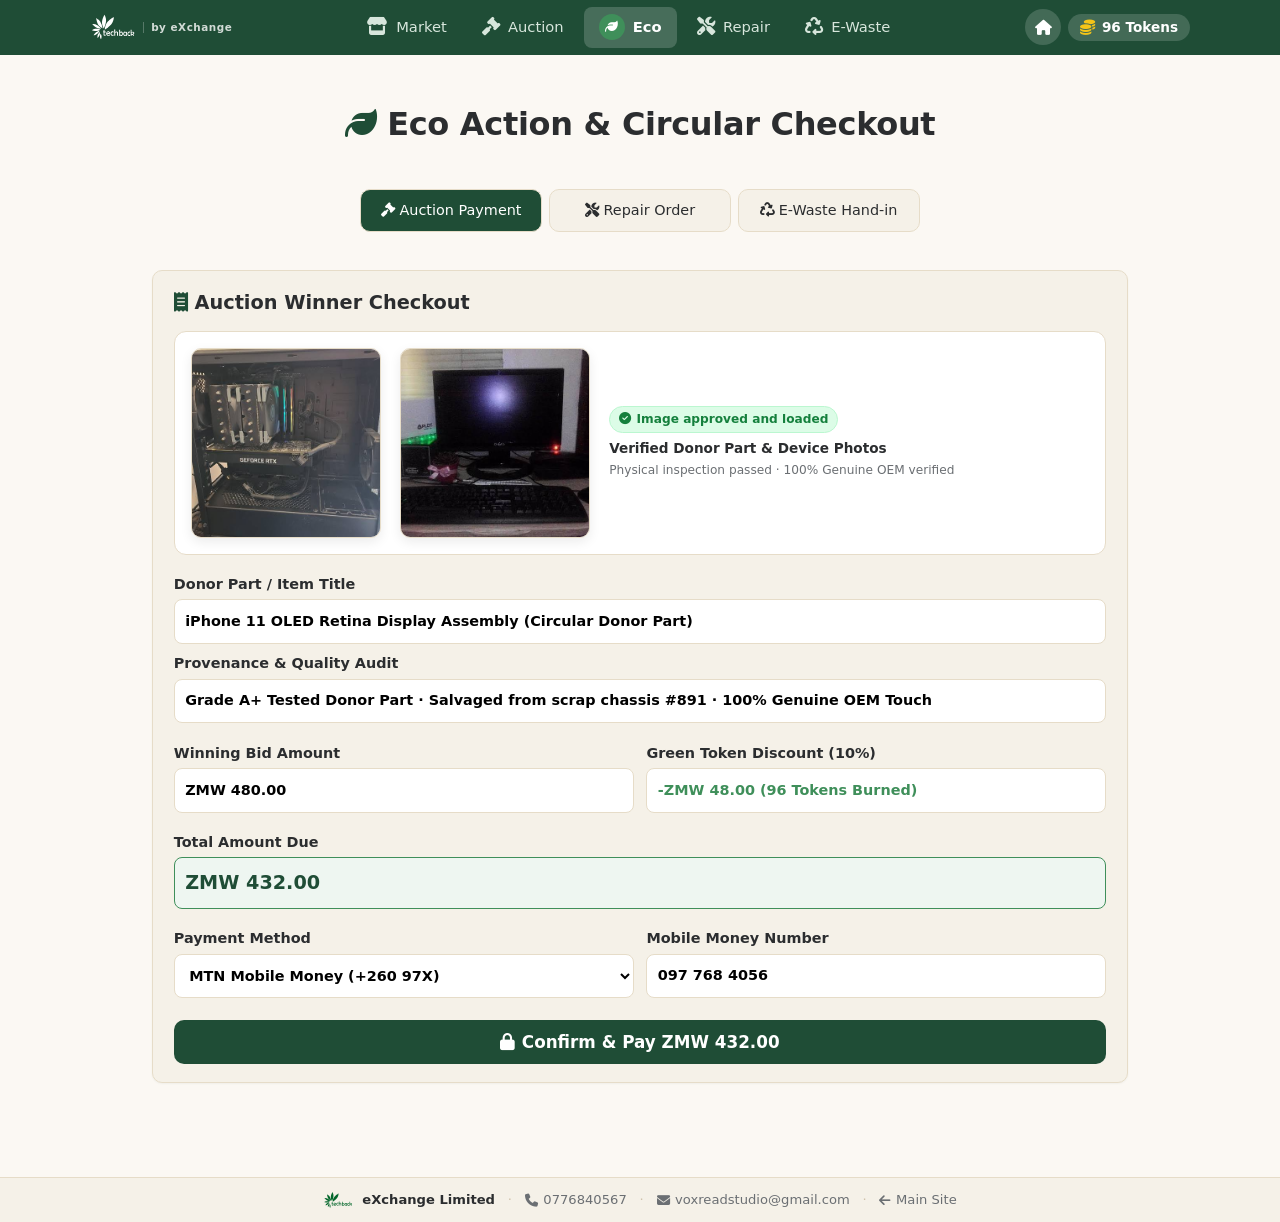
<file: web/demo/index.html>
<!doctype html>
<html lang="en">
<head>
  <meta charset="utf-8">
  <meta name="viewport" content="width=device-width, initial-scale=1">
  <title>TechBack Demo - Eco Action &amp; Circular Checkout</title>
  <link rel="icon" type="image/svg+xml" href="images/favicon.svg">
  <link rel="alternate icon" href="images/favicon.ico">
  <link rel="stylesheet" href="https://cdnjs.cloudflare.com/ajax/libs/font-awesome/6.5.1/css/all.min.css">
  <link rel="stylesheet" href="css/app.css">
  <style>
    .tab-pane { display: none; }
    .tab-pane.active { display: block; animation: fade .2s ease both; }
    .seg a { cursor: pointer; user-select: none; }
    .scorecard-grid {
      display: grid;
      grid-template-columns: repeat(auto-fit, minmax(130px, 1fr));
      gap: .6rem;
      margin: .8rem 0;
    }
    .scorecard-item {
      background: #fff;
      border-radius: 8px;
      padding: .65rem .75rem;
      border: 1px solid var(--bei);
      text-align: center;
    }
    .scorecard-val { font-size: 1.15rem; font-weight: 800; color: var(--g); }
    .scorecard-lbl { font-size: .72rem; color: var(--mu); margin-top: .2rem; line-height: 1.2; }
    .step-list { display: flex; flex-direction: column; gap: .6rem; margin: .8rem 0; }
    .step-item { display: flex; align-items: flex-start; gap: .8rem; padding: .65rem .8rem; border-radius: 8px; background: #fff; border: 1px solid var(--bei); }
    .step-item.active { border-color: #f59e0b; background: #fffbeb; }
    .step-item.done { border-color: #10b981; background: #ecfdf5; }
    .step-num { width: 26px; height: 26px; border-radius: 50%; background: #cbd5e1; color: #475569; display: grid; place-items: center; font-weight: 700; flex-shrink: 0; font-size: .8rem; }
    .step-item.active .step-num { background: #f59e0b; color: #fff; }
    .step-item.done .step-num { background: #10b981; color: #fff; }
    .media-card {
      display: flex;
      align-items: center;
      gap: 1.2rem;
      margin-bottom: 1.2rem;
      padding: 1rem;
      background: #fff;
      border: 1px solid var(--bei);
      border-radius: 12px;
      flex-wrap: wrap;
    }
    .media-thumb {
      width: 190px;
      height: 190px;
      object-fit: cover;
      border-radius: 10px;
      border: 1.5px solid var(--bei);
      box-shadow: 0 4px 12px rgba(0,0,0,.08);
      transition: transform .2s ease;
    }
    .media-thumb:hover {
      transform: scale(1.03);
    }
    @media(max-width: 500px) {
      .media-thumb {
        width: 100%;
        height: 220px;
      }
    }
    .approved-tag {
      display: inline-flex;
      align-items: center;
      gap: .35rem;
      font-size: .76rem;
      font-weight: 700;
      color: #15803d;
      background: #dcfce7;
      border: 1px solid #bbf7d0;
      padding: .2rem .55rem;
      border-radius: 20px;
      margin-bottom: .35rem;
    }
  </style>
</head>
<body>

  <!-- TECHBACK DEMO HEADER -->
  <header id="top">
    <div class="bar">
      <a class="brand" href="../index.html" title="Back to TechBack by eXchange Limited">
        <img src="images/techback-logo-white.svg" alt="TechBack" class="brand-logo">
        <span class="brand-sub">by eXchange</span>
      </a>
      <nav aria-label="Main">
        <a href="market.html"><i class="fa-solid fa-store"></i><span>Market</span></a>
        <a href="auction.html"><i class="fa-solid fa-gavel"></i><span>Auction</span></a>
        <a href="index.html" class="prim on"><i class="fa-solid fa-leaf"></i><span>Eco</span></a>
        <a href="repair.html"><i class="fa-solid fa-screwdriver-wrench"></i><span>Repair</span></a>
        <a href="recycle.html"><i class="fa-solid fa-recycle"></i><span>E-Waste</span></a>
      </nav>
      <div class="tools">
        <a class="ib" href="../index.html" title="Back to Main Website" aria-label="Home" style="width:36px;height:36px;border-radius:50%;background:rgba(255,255,255,.16);font-size:.95rem"><i class="fa-solid fa-house"></i></a>
        <a class="credit-pill" href="market.html" title="Wallet"><i class="fa-solid fa-coins"></i><span>96 Tokens</span></a>
      </div>
    </div>
  </header>

  <main id="view">
    <h1><i class="fa-solid fa-leaf" style="color:var(--g)"></i> Eco Action &amp; Circular Checkout</h1>
    
    <!-- ORIGINAL TECHBACK SEGMENTED TABS -->
    <div class="seg" style="margin-bottom:1.2rem">
      <a class="on" data-tab="auction"><i class="fa-solid fa-gavel"></i> Auction Payment</a>
      <a data-tab="repair"><i class="fa-solid fa-screwdriver-wrench"></i> Repair Order</a>
      <a data-tab="recycle"><i class="fa-solid fa-recycle"></i> E-Waste Hand-in</a>
    </div>

    <!-- ==================== TAB 1: AUCTION PAYMENT ==================== -->
    <div id="pane-auction" class="tab-pane active">
      <form class="card" id="form-auction" onsubmit="event.preventDefault(); submitAuction();">
        <h3 style="margin-top:0"><i class="fa-solid fa-receipt" style="color:var(--g)"></i> Auction Winner Checkout</h3>
        
        <div class="media-card">
          <img src="images/auction.jfif" alt="Auction Phone" class="media-thumb">
          <img src="images/auction%20pc.jfif" alt="Auction Device" class="media-thumb">
          <div style="flex:1;min-width:200px">
            <div class="approved-tag">
              <i class="fa-solid fa-circle-check"></i> Image approved and loaded
            </div>
            <div style="font-size:.85rem;font-weight:700;color:var(--tx)">Verified Donor Part &amp; Device Photos</div>
            <div class="meta" style="font-size:.76rem;margin-top:.15rem">Physical inspection passed · 100% Genuine OEM verified</div>
          </div>
        </div>

        <label>Donor Part / Item Title
          <input value="iPhone 11 OLED Retina Display Assembly (Circular Donor Part)" readonly>
        </label>
        
        <label>Provenance &amp; Quality Audit
          <input value="Grade A+ Tested Donor Part · Salvaged from scrap chassis #891 · 100% Genuine OEM Touch" readonly>
        </label>
        
        <div style="display:grid;grid-template-columns:1fr 1fr;gap:.8rem">
          <label>Winning Bid Amount
            <input value="ZMW 480.00" readonly style="font-weight:700">
          </label>
          <label>Green Token Discount (10%)
            <input value="-ZMW 48.00 (96 Tokens Burned)" readonly style="color:var(--g2);font-weight:700">
          </label>
        </div>

        <label>Total Amount Due
          <input value="ZMW 432.00" readonly style="font-size:1.2rem;font-weight:900;color:var(--g);background:#eef6f1;border-color:var(--g2)">
        </label>

        <div style="display:grid;grid-template-columns:1fr 1fr;gap:.8rem">
          <label>Payment Method
            <select>
              <option selected>MTN Mobile Money (+260 97X)</option>
              <option>Airtel Money (+260 97X)</option>
              <option>Zamtel Kwacha (+260 95X)</option>
              <option>Visa / Mastercard</option>
            </select>
          </label>
          <label>Mobile Money Number
            <input value="097 768 4056">
          </label>
        </div>

        <button type="submit" class="btn pri blk" id="btn-pay" style="margin-top:.8rem;font-size:1.05rem">
          <i class="fa-solid fa-lock"></i> Confirm &amp; Pay ZMW 432.00
        </button>
      </form>

      <div id="auc-processing" class="card" style="display:none;text-align:center;padding:1.8rem">
        <i class="fa-solid fa-spinner fa-spin" style="font-size:2.2rem;color:var(--g)"></i>
        <h3 style="margin:.8rem 0 .2rem">Processing Mobile Money USSD Gateway...</h3>
        <p class="meta" style="margin:0">Simulating USSD PIN prompt on 0977684056 &amp; validating Green Tokens ledger...</p>
      </div>

      <div id="auc-receipt" class="card" style="display:none">
        <div style="text-align:center;margin-bottom:.9rem">
          <i class="fa-solid fa-circle-check" style="font-size:2.6rem;color:#10b981"></i>
          <h2 style="margin:.3rem 0 .2rem;color:var(--g)">Payment Confirmed &amp; Dispatched!</h2>
          <p class="meta">Transaction Ref: <b>GC-PAY-98231</b> · Instant Mobile Money Transfer</p>
        </div>

        <div class="card" style="background:#fff;margin-bottom:.9rem;padding:.9rem">
          <div style="display:flex;justify-content:space-between;margin-bottom:.3rem">
            <span>Total Paid by Buyer:</span>
            <b>ZMW 432.00</b>
          </div>
          <div style="display:flex;justify-content:space-between;margin-bottom:.3rem;color:var(--g2)">
            <span>Tokens Redeemed:</span>
            <b>96 Tokens (-ZMW 48.00)</b>
          </div>
          <div style="display:flex;justify-content:space-between;margin-bottom:.3rem;padding-top:.4rem;border-top:1px dashed var(--bei)">
            <span><i class="fa-solid fa-money-bill-transfer" style="color:#10b981"></i> Seller Immediate Payout:</span>
            <b style="color:#10b981">ZMW 410.40</b>
          </div>
          <div style="display:flex;justify-content:space-between;color:#0284c7">
            <span><i class="fa-solid fa-building-columns"></i> Techback 5% Platform Cut:</span>
            <b>ZMW 21.60</b>
          </div>
        </div>

        <div style="font-weight:700;color:var(--g);margin-bottom:.3rem">
          <i class="fa-solid fa-leaf"></i> Environmental Impact Scorecard
        </div>
        <div class="scorecard-grid">
          <div class="scorecard-item"><div class="scorecard-val">32.4 kg</div><div class="scorecard-lbl">CO₂ Emissions Averted vs New Screen</div></div>
          <div class="scorecard-item"><div class="scorecard-val">1.2 kg</div><div class="scorecard-lbl">Toxic E-Waste Diverted from Landfill</div></div>
          <div class="scorecard-item"><div class="scorecard-val">100%</div><div class="scorecard-lbl">Zero Virgin Mining Required</div></div>
        </div>

        <div class="acts" style="margin-top:1rem">
          <button type="button" class="btn sec blk" onclick="resetAuction()">Replay Payment</button>
        </div>
      </div>
    </div>

    <!-- ==================== TAB 2: REPAIR ORDER ==================== -->
    <div id="pane-repair" class="tab-pane">
      <form class="card" id="form-repair" onsubmit="event.preventDefault(); submitRepair();">
        <h3 style="margin-top:0"><i class="fa-solid fa-screwdriver-wrench" style="color:var(--g)"></i> Book a Campus Repair</h3>

        <div class="media-card">
          <img src="images/repair.jfif" alt="Repair Item" class="media-thumb">
          <div style="flex:1;min-width:200px">
            <div class="approved-tag">
              <i class="fa-solid fa-circle-check"></i> Image approved and loaded
            </div>
            <div style="font-size:.85rem;font-weight:700;color:var(--tx)">Intake Device Diagnostic Photo</div>
            <div class="meta" style="font-size:.76rem;margin-top:.15rem">Cracked display &amp; degraded battery documented for technician</div>
          </div>
        </div>

        <div style="display:grid;grid-template-columns:1fr 1fr;gap:.8rem">
          <label>Customer Name
            <input value="Frank Chileshe (UNZA Student)" readonly>
          </label>
          <label>Contact Phone
            <input value="097 768 4056" readonly>
          </label>
        </div>

        <label>Device Model
          <input value="Samsung Galaxy S21 5G (Phantom Gray, 128GB)" readonly>
        </label>

        <label>Reported Hardware Issues
          <input value="Cracked AMOLED display panel &amp; swollen degraded battery" readonly>
        </label>

        <label>Collection Service
          <input value="Free Student Runner Collection on Campus (Hall 3, Room 14)" readonly>
        </label>

        <div style="display:grid;grid-template-columns:1fr 1fr;gap:.8rem">
          <label>Fair Quote Cap
            <input value="ZMW 450.00 (Standardised)" readonly style="font-weight:700">
          </label>
          <label>Green Token Discount
            <input value="-ZMW 25.00 (50 Tokens Applied)" readonly style="color:var(--g2);font-weight:700">
          </label>
        </div>

        <label>Net Cost Payable upon Delivery
          <input value="ZMW 425.00 (Student saves ZMW 2,200 vs buying new)" readonly style="font-size:1.15rem;font-weight:900;color:var(--g);background:#eef6f1;border-color:var(--g2)">
        </label>

        <button type="submit" class="btn pri blk" id="btn-repair" style="margin-top:.8rem;font-size:1.05rem">
          <i class="fa-solid fa-paper-plane"></i> Confirm &amp; Book Repair Order
        </button>
      </form>

      <div id="repair-result" class="card" style="display:none">
        <h3 style="margin-top:0"><i class="fa-solid fa-circle-nodes" style="color:var(--g)"></i> Circular Repair Lifecycle</h3>

        <div class="step-list">
          <div class="step-item" id="rstep-1">
            <div class="step-num" id="sbadge-1">1</div>
            <div>
              <b>1. Free Campus Student Collection</b>
              <p class="meta" style="margin:.2rem 0 0">Runner dispatched to Hall 3 dorm; logged into tracking system.</p>
            </div>
          </div>
          <div class="step-item" id="rstep-2">
            <div class="step-num" id="sbadge-2">2</div>
            <div>
              <b>2. Techback Fair Quote Review</b>
              <p class="meta" style="margin:.2rem 0 0">Admin locks price at <b>ZMW 450.00</b> (stops student overcharging).</p>
            </div>
          </div>
          <div class="step-item" id="rstep-3">
            <div class="step-num" id="sbadge-3">3</div>
            <div>
              <b>3. Green Token Discount Applied</b>
              <p class="meta" style="margin:.2rem 0 0">Student redeems 50 recycling tokens &rarr; <b>ZMW 25.00 discount</b> applied.</p>
            </div>
          </div>
          <div class="step-item" id="rstep-4">
            <div class="step-num" id="sbadge-4">4</div>
            <div>
              <b>4. Vetted Partner Repair &amp; Safe Return</b>
              <p class="meta" style="margin:.2rem 0 0">Donor screen installed under data-privacy warranty; returned good as new.</p>
            </div>
          </div>
        </div>

        <div style="font-weight:700;color:var(--g);margin-bottom:.3rem">
          <i class="fa-solid fa-leaf"></i> Environmental Scorecard
        </div>
        <div class="scorecard-grid">
          <div class="scorecard-item"><div class="scorecard-val">45.0 kg</div><div class="scorecard-lbl">CO₂ Saved vs Buying New</div></div>
          <div class="scorecard-item"><div class="scorecard-val">+2.5 Yrs</div><div class="scorecard-lbl">Device Lifespan Extended</div></div>
          <div class="scorecard-item"><div class="scorecard-val">ZMW 2,200</div><div class="scorecard-lbl">Student Cash Saved</div></div>
        </div>
      </div>
    </div>

    <!-- ==================== TAB 3: E-WASTE HAND-IN ==================== -->
    <div id="pane-recycle" class="tab-pane">
      <form class="card" id="form-recycle" onsubmit="event.preventDefault(); submitRecycle();">
        <h3 style="margin-top:0"><i class="fa-solid fa-recycle" style="color:var(--g)"></i> E-Waste Hand-in &amp; Token Claim</h3>

        <div class="media-card">
          <img src="images/handin.jfif" alt="E-waste Scrap 1" class="media-thumb">
          <img src="images/hand%20in1.jfif" alt="E-waste Scrap 2" class="media-thumb">
          <img src="images/handin%20(2).jfif" alt="E-waste Scrap 3" class="media-thumb">
          <div style="flex:1;min-width:200px">
            <div class="approved-tag">
              <i class="fa-solid fa-circle-check"></i> Image approved and loaded
            </div>
            <div style="font-size:.85rem;font-weight:700;color:var(--tx)">E-Waste Scrap Intake Photos</div>
            <div class="meta" style="font-size:.76rem;margin-top:.15rem">Dead batteries &amp; cracked screen scrap queued for safe quarantine</div>
          </div>
        </div>

        <div style="display:grid;grid-template-columns:1fr 1fr;gap:.8rem">
          <label>Contributor Name
            <input value="Frank Chileshe (UNZA Campus)" readonly>
          </label>
          <label>Contact Phone
            <input value="097 768 4056" readonly>
          </label>
        </div>

        <label>E-Waste Category
          <input value="Hazardous Scrap: Swollen Lithium Batteries &amp; Shattered Displays" readonly>
        </label>

        <label>Inventory Item Count / Weight
          <input value="3 Swollen Li-ion Phone Batteries + 2 Shattered Screen Modules (1.35 kg)" readonly>
        </label>

        <label>Drop-off Location
          <input value="UNZA GreenCode E-Waste Drop-Off Kiosk #1" readonly>
        </label>

        <label>Green Discount Tokens to Claim
          <input value="+60 Green Discount Tokens (Value: ZMW 30.00)" readonly style="font-size:1.15rem;font-weight:900;color:var(--g);background:#eef6f1;border-color:var(--g2)">
        </label>

        <button type="submit" class="btn pri blk" id="btn-recycle" style="margin-top:.8rem;font-size:1.05rem">
          <i class="fa-solid fa-coins"></i> Confirm Hand-in &amp; Claim Tokens
        </button>
      </form>

      <div id="recycle-result" class="card" style="display:none;text-align:center">
        <div class="meta" style="font-size:.85rem;margin-bottom:.3rem">Updated Green Token Balance</div>
        <div style="font-size:2.8rem;font-weight:900;color:var(--g);margin:.2rem 0">
          <span id="token-counter">0</span> <i class="fa-solid fa-coins" style="color:#f5c518"></i>
        </div>
        <p class="meta" style="margin:0 0 1rem">Spending Value: <b id="token-val" style="color:var(--g)">ZMW 0.00</b> (Ready for next repair discount)</p>

        <div style="background:#ecfdf5;border:1px solid #86efac;border-radius:8px;padding:.75rem;margin-bottom:1rem">
          <i class="fa-solid fa-circle-check" style="color:#10b981;font-size:1.3rem"></i>
          <b>100% Toxic Heavy Metals Quarantined from Lusaka Groundwater</b>
        </div>

        <div style="text-align:left;font-weight:700;color:var(--g);margin-bottom:.3rem">
          <i class="fa-solid fa-leaf"></i> Urban Mining &amp; Circular Impact
        </div>
        <div class="scorecard-grid">
          <div class="scorecard-item"><div class="scorecard-val">100%</div><div class="scorecard-lbl">Zero Dumpsite Fire Emissions</div></div>
          <div class="scorecard-item"><div class="scorecard-val">14 g</div><div class="scorecard-lbl">Cobalt &amp; Copper Reclaimed</div></div>
          <div class="scorecard-item"><div class="scorecard-val">ZMW 30.00</div><div class="scorecard-lbl">Circular Retention Credit Created</div></div>
        </div>
      </div>
    </div>
  </main>

  <footer class="site-footer">
    <div class="footer-wrap">
      <span class="footer-brand"><img src="images/techback-logo-green.svg" alt="TechBack" style="height:18px;vertical-align:middle;margin-right:4px"> <b>eXchange Limited</b></span>
      <span class="footer-sep">·</span>
      <a href="tel:0776840567" class="footer-link"><i class="fa-solid fa-phone"></i> 0776840567</a>
      <span class="footer-sep">·</span>
      <a href="mailto:voxreadstudio@gmail.com" class="footer-link"><i class="fa-solid fa-envelope"></i> voxreadstudio@gmail.com</a>
      <span class="footer-sep">·</span>
      <a href="../index.html" class="footer-link"><i class="fa-solid fa-arrow-left"></i> Main Site</a>
    </div>
  </footer>

  <script src="js/demo.js"></script>
</body>
</html>
</file>
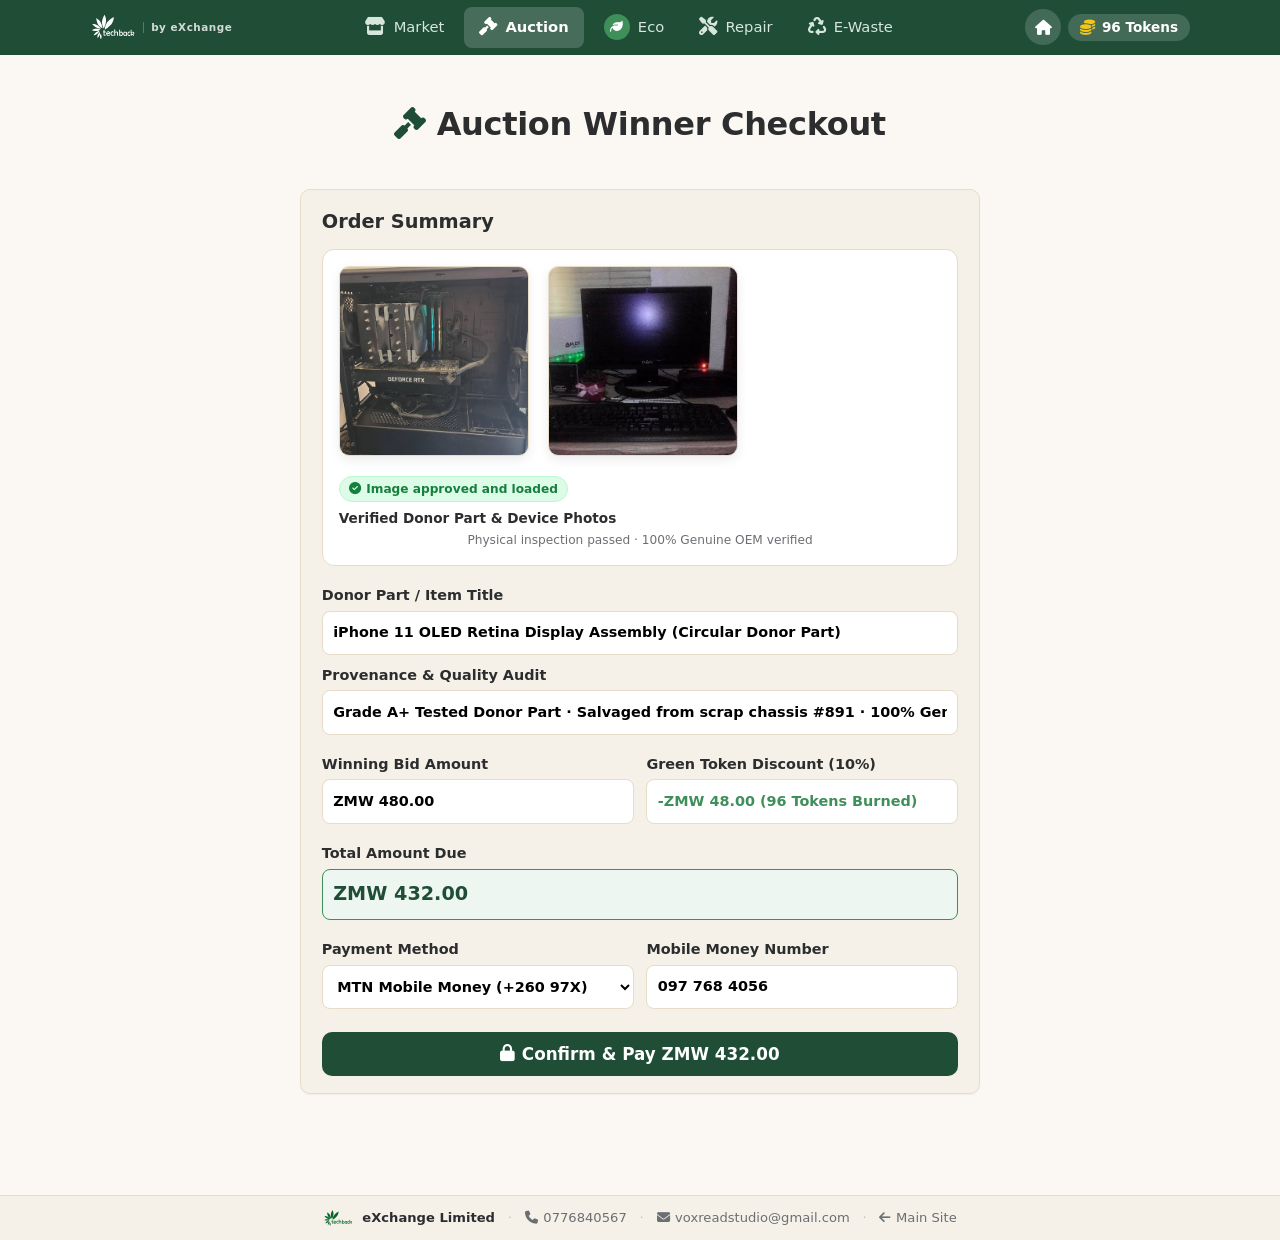
<file: web/demo/auction.html>
<!doctype html>
<html lang="en">
<head>
  <meta charset="utf-8">
  <meta name="viewport" content="width=device-width, initial-scale=1">
  <title>TechBack Demo - Auction Payment Checkout</title>
  <link rel="icon" type="image/svg+xml" href="images/favicon.svg">
  <link rel="alternate icon" href="images/favicon.ico">
  <link rel="stylesheet" href="https://cdnjs.cloudflare.com/ajax/libs/font-awesome/6.5.1/css/all.min.css">
  <link rel="stylesheet" href="css/app.css">
  <style>
    .scorecard-grid { display: grid; grid-template-columns: repeat(auto-fit, minmax(130px, 1fr)); gap: .6rem; margin: .8rem 0; }
    .scorecard-item { background: #fff; border-radius: 8px; padding: .65rem .75rem; border: 1px solid var(--bei); text-align: center; }
    .scorecard-val { font-size: 1.15rem; font-weight: 800; color: var(--g); }
    .scorecard-lbl { font-size: .72rem; color: var(--mu); margin-top: .2rem; line-height: 1.2; }
    .media-card {
      display: flex;
      align-items: center;
      gap: 1.2rem;
      margin-bottom: 1.2rem;
      padding: 1rem;
      background: #fff;
      border: 1px solid var(--bei);
      border-radius: 12px;
      flex-wrap: wrap;
    }
    .media-thumb {
      width: 190px;
      height: 190px;
      object-fit: cover;
      border-radius: 10px;
      border: 1.5px solid var(--bei);
      box-shadow: 0 4px 12px rgba(0,0,0,.08);
      transition: transform .2s ease;
    }
    .media-thumb:hover { transform: scale(1.03); }
    @media(max-width: 500px) {
      .media-thumb { width: 100%; height: 220px; }
    }
    .approved-tag {
      display: inline-flex;
      align-items: center;
      gap: .35rem;
      font-size: .76rem;
      font-weight: 700;
      color: #15803d;
      background: #dcfce7;
      border: 1px solid #bbf7d0;
      padding: .2rem .55rem;
      border-radius: 20px;
      margin-bottom: .35rem;
    }
  </style>
</head>
<body>
  <header id="top">
    <div class="bar">
      <a class="brand" href="../index.html" title="Back to TechBack by eXchange Limited">
        <img src="images/techback-logo-white.svg" alt="TechBack" class="brand-logo">
        <span class="brand-sub">by eXchange</span>
      </a>
      <nav aria-label="Main">
        <a href="market.html"><i class="fa-solid fa-store"></i><span>Market</span></a>
        <a href="auction.html" class="on"><i class="fa-solid fa-gavel"></i><span>Auction</span></a>
        <a href="index.html" class="prim"><i class="fa-solid fa-leaf"></i><span>Eco</span></a>
        <a href="repair.html"><i class="fa-solid fa-screwdriver-wrench"></i><span>Repair</span></a>
        <a href="recycle.html"><i class="fa-solid fa-recycle"></i><span>E-Waste</span></a>
      </nav>
      <div class="tools">
        <a class="ib" href="../index.html" title="Back to Main Website" aria-label="Home" style="width:36px;height:36px;border-radius:50%;background:rgba(255,255,255,.16);font-size:.95rem"><i class="fa-solid fa-house"></i></a>
        <a class="credit-pill" href="market.html" title="Wallet"><i class="fa-solid fa-coins"></i><span>96 Tokens</span></a>
      </div>
    </div>
  </header>

  <main id="view">
    <h1><i class="fa-solid fa-gavel" style="color:var(--g)"></i> Auction Winner Checkout</h1>

    <form class="card" id="form-auction" onsubmit="event.preventDefault(); submitAuction();">
      <h3 style="margin-top:0">Order Summary</h3>

      <div class="media-card">
        <img src="images/auction.jfif" alt="Auction Phone" class="media-thumb">
        <img src="images/auction%20pc.jfif" alt="Auction Part" class="media-thumb">
        <div style="flex:1;min-width:200px">
          <div class="approved-tag">
            <i class="fa-solid fa-circle-check"></i> Image approved and loaded
          </div>
          <div style="font-size:.85rem;font-weight:700;color:var(--tx)">Verified Donor Part &amp; Device Photos</div>
          <div class="meta" style="font-size:.76rem;margin-top:.15rem">Physical inspection passed · 100% Genuine OEM verified</div>
        </div>
      </div>
      
      <label>Donor Part / Item Title
        <input value="iPhone 11 OLED Retina Display Assembly (Circular Donor Part)" readonly>
      </label>
      
      <label>Provenance &amp; Quality Audit
        <input value="Grade A+ Tested Donor Part · Salvaged from scrap chassis #891 · 100% Genuine OEM Touch" readonly>
      </label>
      
      <div style="display:grid;grid-template-columns:1fr 1fr;gap:.8rem">
        <label>Winning Bid Amount
          <input value="ZMW 480.00" readonly style="font-weight:700">
        </label>
        <label>Green Token Discount (10%)
          <input value="-ZMW 48.00 (96 Tokens Burned)" readonly style="color:var(--g2);font-weight:700">
        </label>
      </div>

      <label>Total Amount Due
        <input value="ZMW 432.00" readonly style="font-size:1.2rem;font-weight:900;color:var(--g);background:#eef6f1;border-color:var(--g2)">
      </label>

      <div style="display:grid;grid-template-columns:1fr 1fr;gap:.8rem">
        <label>Payment Method
          <select>
            <option selected>MTN Mobile Money (+260 97X)</option>
            <option>Airtel Money (+260 97X)</option>
            <option>Zamtel Kwacha (+260 95X)</option>
            <option>Visa / Mastercard</option>
          </select>
        </label>
        <label>Mobile Money Number
          <input value="097 768 4056">
        </label>
      </div>

      <button type="submit" class="btn pri blk" id="btn-pay" style="margin-top:.8rem;font-size:1.05rem">
        <i class="fa-solid fa-lock"></i> Confirm &amp; Pay ZMW 432.00
      </button>
    </form>

    <div id="auc-processing" class="card" style="display:none;text-align:center;padding:1.8rem">
      <i class="fa-solid fa-spinner fa-spin" style="font-size:2.2rem;color:var(--g)"></i>
      <h3 style="margin:.8rem 0 .2rem">Processing Mobile Money USSD Gateway...</h3>
      <p class="meta" style="margin:0">Simulating USSD PIN prompt on 0977684056 &amp; validating Green Tokens ledger...</p>
    </div>

    <div id="auc-receipt" class="card" style="display:none">
      <div style="text-align:center;margin-bottom:.9rem">
        <i class="fa-solid fa-circle-check" style="font-size:2.6rem;color:#10b981"></i>
        <h2 style="margin:.3rem 0 .2rem;color:var(--g)">Payment Confirmed &amp; Dispatched!</h2>
        <p class="meta">Transaction Ref: <b>GC-PAY-98231</b> · Instant Mobile Money Transfer</p>
      </div>

      <div class="card" style="background:#fff;margin-bottom:.9rem;padding:.9rem">
        <div style="display:flex;justify-content:space-between;margin-bottom:.3rem">
          <span>Total Paid by Buyer:</span>
          <b>ZMW 432.00</b>
        </div>
        <div style="display:flex;justify-content:space-between;margin-bottom:.3rem;color:var(--g2)">
          <span>Tokens Redeemed:</span>
          <b>96 Tokens (-ZMW 48.00)</b>
        </div>
        <div style="display:flex;justify-content:space-between;margin-bottom:.3rem;padding-top:.4rem;border-top:1px dashed var(--bei)">
          <span><i class="fa-solid fa-money-bill-transfer" style="color:#10b981"></i> Seller Immediate Payout:</span>
          <b style="color:#10b981">ZMW 410.40</b>
        </div>
        <div style="display:flex;justify-content:space-between;color:#0284c7">
          <span><i class="fa-solid fa-building-columns"></i> Techback 5% Platform Cut:</span>
          <b>ZMW 21.60</b>
        </div>
      </div>

      <div style="font-weight:700;color:var(--g);margin-bottom:.3rem">
        <i class="fa-solid fa-leaf"></i> Environmental Impact Scorecard
      </div>
      <div class="scorecard-grid">
        <div class="scorecard-item"><div class="scorecard-val">32.4 kg</div><div class="scorecard-lbl">CO₂ Emissions Averted vs New Screen</div></div>
        <div class="scorecard-item"><div class="scorecard-val">1.2 kg</div><div class="scorecard-lbl">Toxic E-Waste Diverted from Landfill</div></div>
        <div class="scorecard-item"><div class="scorecard-val">100%</div><div class="scorecard-lbl">Zero Virgin Mining Required</div></div>
      </div>

      <div class="acts" style="margin-top:1rem">
        <button type="button" class="btn sec blk" onclick="resetAuction()">Replay Payment</button>
      </div>
    </div>
  </main>

  <footer class="site-footer">
    <div class="footer-wrap">
      <span class="footer-brand"><img src="images/techback-logo-green.svg" alt="TechBack" style="height:18px;vertical-align:middle;margin-right:4px"> <b>eXchange Limited</b></span>
      <span class="footer-sep">·</span>
      <a href="tel:0776840567" class="footer-link"><i class="fa-solid fa-phone"></i> 0776840567</a>
      <span class="footer-sep">·</span>
      <a href="mailto:voxreadstudio@gmail.com" class="footer-link"><i class="fa-solid fa-envelope"></i> voxreadstudio@gmail.com</a>
      <span class="footer-sep">·</span>
      <a href="../index.html" class="footer-link"><i class="fa-solid fa-arrow-left"></i> Main Site</a>
    </div>
  </footer>

  <script src="js/demo.js"></script>
</body>
</html>
</file>
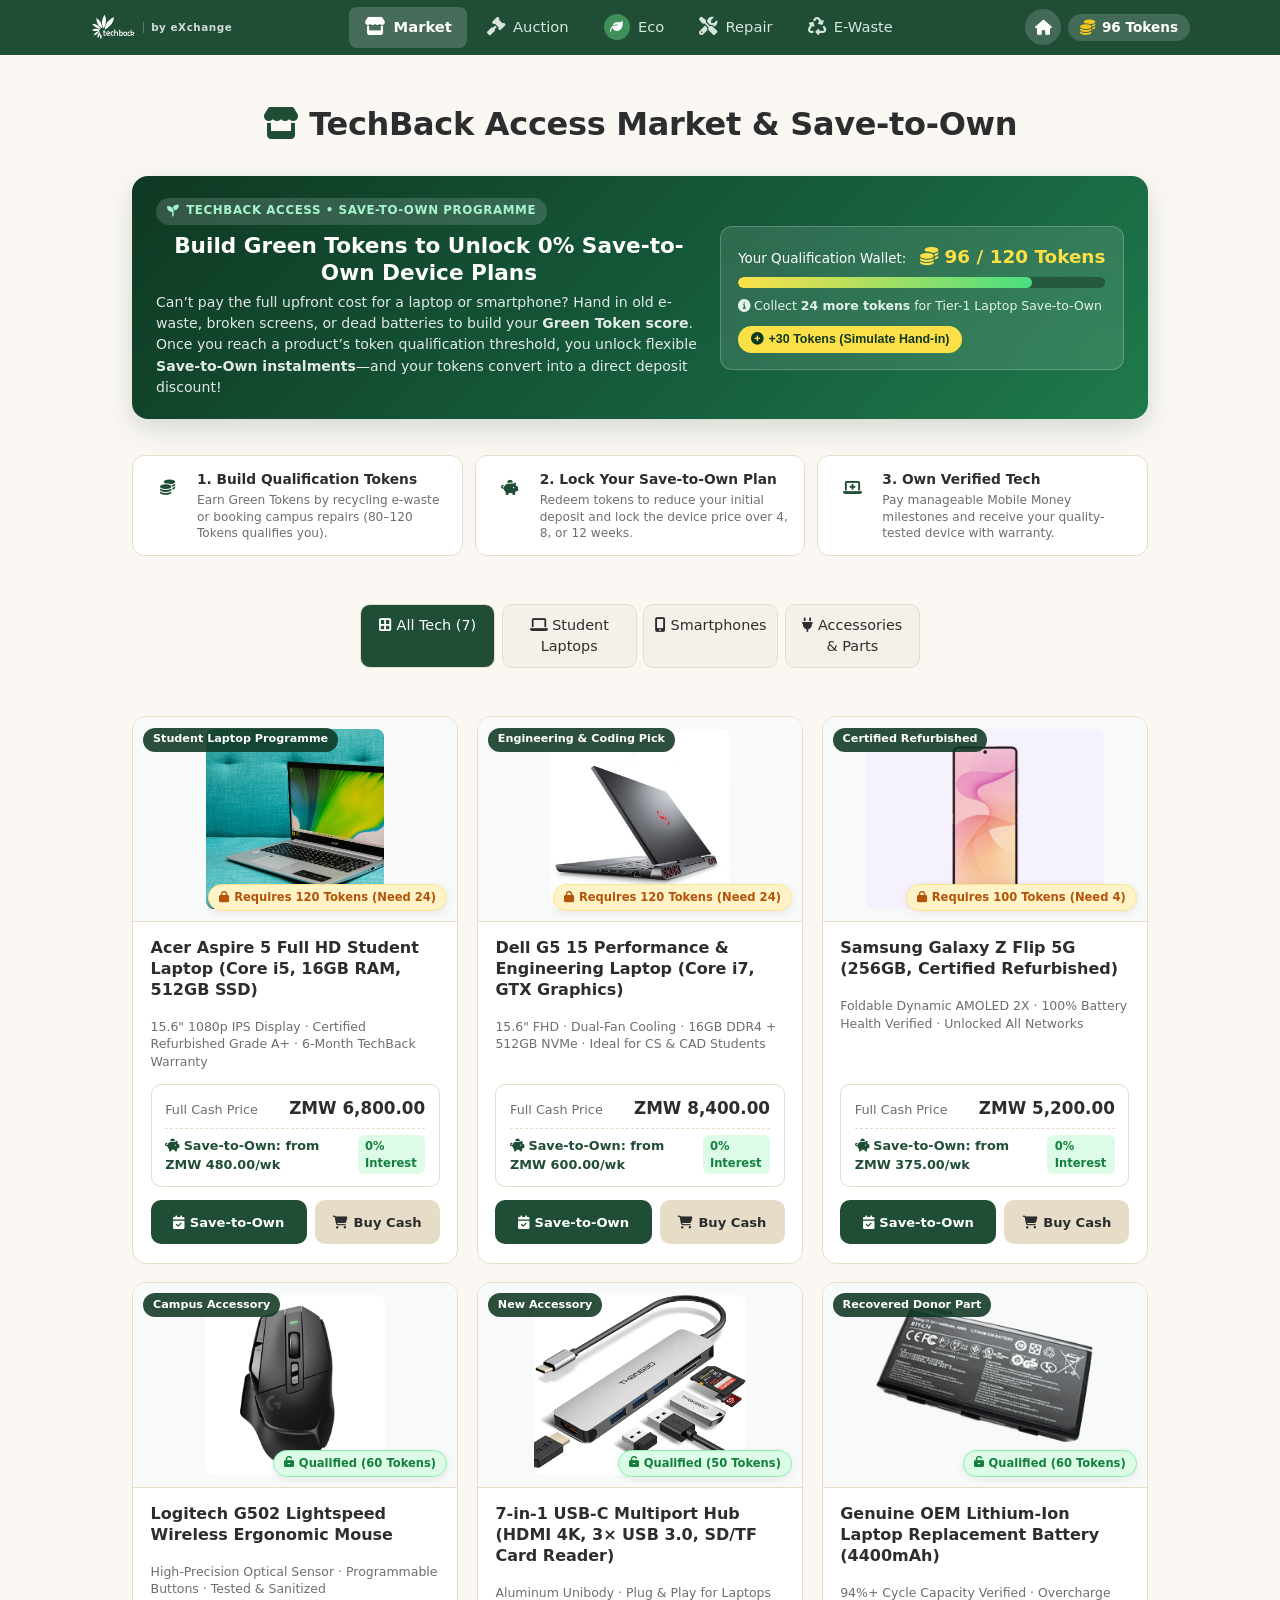
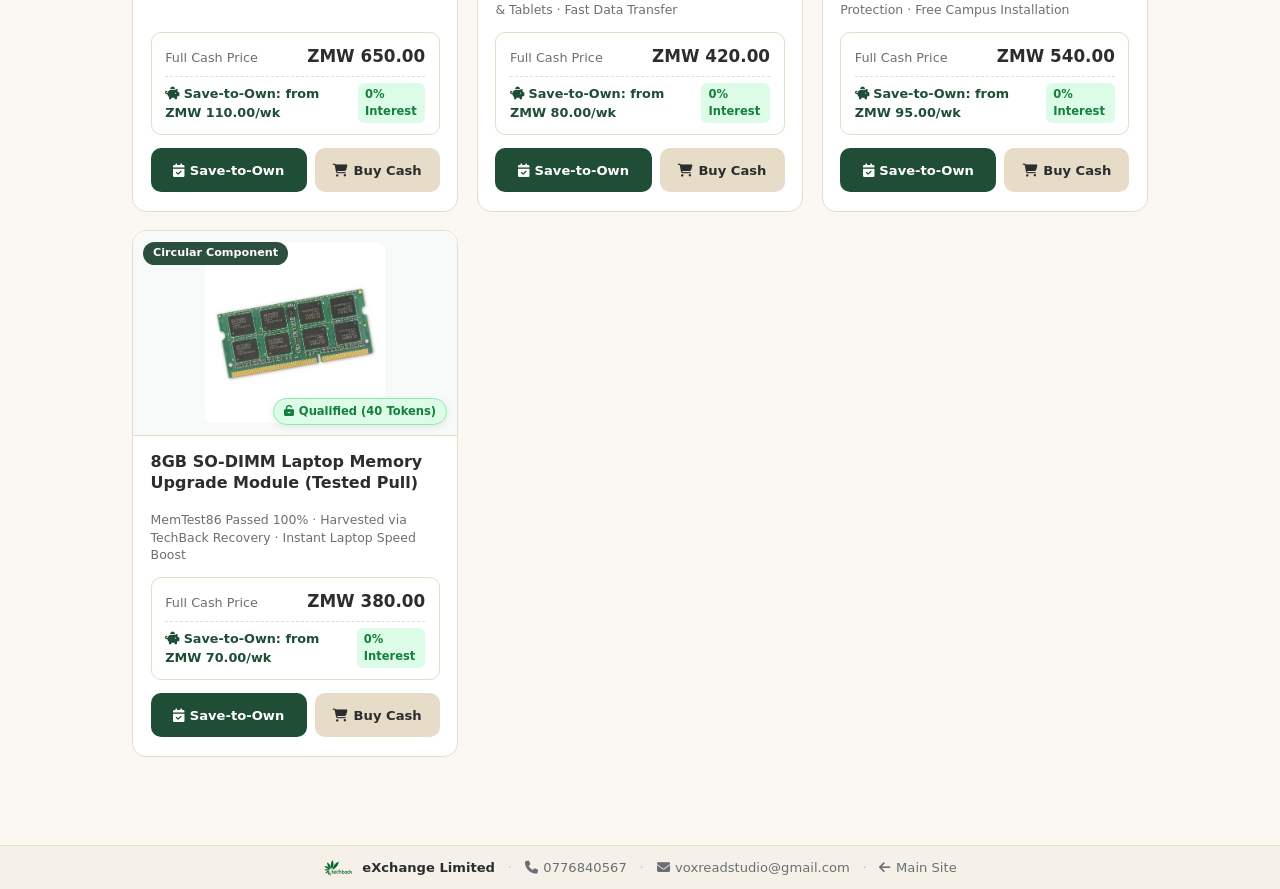
<file: web/demo/market.html>
<!doctype html>
<html lang="en">
<head>
  <meta charset="utf-8">
  <meta name="viewport" content="width=device-width, initial-scale=1">
  <title>TechBack Market - Save-to-Own &amp; Circular E-Commerce Demo</title>
  <link rel="icon" type="image/svg+xml" href="images/favicon.svg">
  <link rel="alternate icon" href="images/favicon.ico">
  <link rel="stylesheet" href="https://cdnjs.cloudflare.com/ajax/libs/font-awesome/6.5.1/css/all.min.css">
  <link rel="stylesheet" href="css/app.css">
  <style>
    #view { max-width: 1080px; }

    /* Save-to-Own Token Qualification Banner */
    .sto-banner {
      background: linear-gradient(135deg, #0f3823 0%, #165e3e 60%, #1f7a4c 100%);
      color: #fff;
      border-radius: 16px;
      padding: 1.35rem 1.5rem;
      margin-bottom: 1.4rem;
      box-shadow: 0 10px 28px rgba(15, 56, 35, 0.16);
      display: grid;
      gap: 1.1rem;
    }
    @media (min-width: 760px) {
      .sto-banner {
        grid-template-columns: 1.35fr 1fr;
        align-items: center;
      }
    }
    .sto-badge {
      display: inline-flex;
      align-items: center;
      gap: .4rem;
      font-size: .74rem;
      font-weight: 700;
      text-transform: uppercase;
      letter-spacing: .05em;
      background: rgba(255, 255, 255, 0.15);
      color: #a7f3d0;
      padding: .28rem .7rem;
      border-radius: 999px;
      margin-bottom: .5rem;
    }
    .sto-banner h2 {
      color: #fff;
      font-size: 1.35rem;
      margin: 0 0 .35rem;
      line-height: 1.25;
    }
    .sto-banner p {
      color: rgba(255, 255, 255, 0.88);
      font-size: .88rem;
      margin: 0;
      line-height: 1.5;
    }
    .sto-meter-card {
      background: rgba(255, 255, 255, 0.11);
      border: 1px solid rgba(255, 255, 255, 0.22);
      border-radius: 12px;
      padding: 1rem 1.1rem;
      backdrop-filter: blur(8px);
    }
    .sto-meter-top {
      display: flex;
      justify-content: space-between;
      align-items: baseline;
      margin-bottom: .45rem;
      font-size: .84rem;
    }
    .sto-meter-top b {
      font-size: 1.15rem;
      color: #fde047;
    }
    .sto-progress-track {
      width: 100%;
      height: 11px;
      background: rgba(0, 0, 0, 0.3);
      border-radius: 999px;
      overflow: hidden;
      margin-bottom: .55rem;
    }
    .sto-progress-bar {
      height: 100%;
      background: linear-gradient(90deg, #fde047, #4ade80);
      border-radius: 999px;
      transition: width .35s ease;
    }
    .sto-meter-foot {
      display: flex;
      align-items: center;
      justify-content: space-between;
      gap: .6rem;
      flex-wrap: wrap;
      font-size: .78rem;
      color: #e2f3ea;
    }
    .btn-earn-sim {
      background: #fde047;
      color: #0f3823;
      border: none;
      font-weight: 700;
      font-size: .78rem;
      padding: .42rem .8rem;
      border-radius: 999px;
      cursor: pointer;
      display: inline-flex;
      align-items: center;
      gap: .35rem;
      transition: transform .15s, background .15s;
    }
    .btn-earn-sim:hover {
      background: #fef08a;
      transform: translateY(-1px);
    }

    /* How Save-to-Own Works strip */
    .sto-steps {
      display: grid;
      grid-template-columns: repeat(auto-fit, minmax(210px, 1fr));
      gap: .75rem;
      margin-bottom: 1.4rem;
    }
    .sto-step {
      background: #fff;
      border: 1px solid var(--bei);
      border-radius: 12px;
      padding: .85rem 1rem;
      display: flex;
      align-items: flex-start;
      gap: .75rem;
    }
    .sto-step-icon {
      width: 36px;
      height: 36px;
      border-radius: 10px;
      background: var(--s2);
      color: var(--g);
      display: grid;
      place-items: center;
      font-size: .95rem;
      flex-shrink: 0;
    }
    .sto-step b {
      display: block;
      font-size: .86rem;
      color: var(--tx);
      margin-bottom: .15rem;
    }
    .sto-step span {
      font-size: .76rem;
      color: var(--mu);
      line-height: 1.35;
      display: block;
    }

    /* Store Grid */
    .store-grid {
      display: grid;
      grid-template-columns: repeat(auto-fill, minmax(290px, 1fr));
      gap: 1.15rem;
      margin-top: 1rem;
    }
    .product-card {
      background: #fff;
      border: 1px solid var(--bei);
      border-radius: 14px;
      overflow: hidden;
      display: flex;
      flex-direction: column;
      transition: transform .2s ease, box-shadow .2s ease, border-color .2s ease;
    }
    .product-card:hover {
      transform: translateY(-3px);
      box-shadow: 0 10px 24px rgba(15, 56, 35, 0.09);
      border-color: var(--g2);
    }
    .product-img-wrap {
      position: relative;
      height: 205px;
      background: #f8faf9;
      display: flex;
      align-items: center;
      justify-content: center;
      padding: .75rem;
      border-bottom: 1px solid var(--bei);
    }
    .product-img-wrap img {
      max-width: 100%;
      max-height: 100%;
      object-fit: contain;
      border-radius: 8px;
      transition: transform .25s ease;
    }
    .product-card:hover .product-img-wrap img {
      transform: scale(1.04);
    }
    .cat-pill {
      position: absolute;
      top: .65rem;
      left: .65rem;
      background: rgba(15, 56, 35, 0.88);
      color: #fff;
      font-size: .7rem;
      font-weight: 700;
      padding: .22rem .6rem;
      border-radius: 999px;
    }
    .req-pill {
      position: absolute;
      bottom: .65rem;
      right: .65rem;
      font-size: .72rem;
      font-weight: 700;
      padding: .24rem .62rem;
      border-radius: 999px;
      display: inline-flex;
      align-items: center;
      gap: .3rem;
      box-shadow: 0 2px 8px rgba(0,0,0,0.08);
    }
    .req-pill.qualified {
      background: #dcfce7;
      color: #15803d;
      border: 1px solid #86efac;
    }
    .req-pill.locked {
      background: #fef3c7;
      color: #b45309;
      border: 1px solid #fde68a;
    }

    .product-body {
      padding: 1rem 1.1rem 1.15rem;
      display: flex;
      flex-direction: column;
      flex: 1;
    }
    .product-title {
      font-size: 1rem;
      font-weight: 700;
      color: var(--tx);
      margin: 0 0 .3rem;
      line-height: 1.3;
    }
    .product-specs {
      font-size: .78rem;
      color: var(--mu);
      margin-bottom: .85rem;
      line-height: 1.4;
    }

    .price-box {
      background: var(--s2);
      border: 1px solid var(--bei);
      border-radius: 10px;
      padding: .7rem .85rem;
      margin-top: auto;
      margin-bottom: .85rem;
    }
    .price-row {
      display: flex;
      justify-content: space-between;
      align-items: baseline;
      font-size: .8rem;
      color: var(--mu);
    }
    .price-row strong {
      font-size: 1.05rem;
      color: var(--tx);
    }
    .sto-highlight {
      margin-top: .4rem;
      padding-top: .4rem;
      border-top: 1px dashed var(--bei);
      display: flex;
      justify-content: space-between;
      align-items: center;
      font-size: .8rem;
      color: var(--g);
      font-weight: 700;
    }
    .sto-highlight span {
      background: #dcfce7;
      color: #15803d;
      padding: .15rem .45rem;
      border-radius: 6px;
      font-size: .72rem;
    }

    .product-actions {
      display: grid;
      grid-template-columns: 1.25fr 1fr;
      gap: .5rem;
    }
    .product-actions .btn {
      padding: .55rem .65rem;
      font-size: .82rem;
      text-align: center;
      justify-content: center;
      display: inline-flex;
      align-items: center;
      gap: .35rem;
    }

    /* Save-to-Own Checkout / Simulator Modal */
    .modal-backdrop {
      position: fixed;
      inset: 0;
      background: rgba(15, 29, 21, 0.6);
      backdrop-filter: blur(4px);
      display: none;
      place-items: center;
      z-index: 200;
      padding: 1rem;
    }
    .modal-backdrop.open {
      display: grid;
    }
    .modal-card {
      background: #fff;
      border-radius: 16px;
      max-width: 580px;
      width: 100%;
      max-height: 92vh;
      overflow-y: auto;
      padding: 1.35rem 1.5rem;
      border: 1px solid var(--bei);
      box-shadow: 0 24px 48px rgba(0, 0, 0, 0.22);
      animation: fade .2s ease both;
    }
    .modal-head {
      display: flex;
      justify-content: space-between;
      align-items: center;
      gap: 1rem;
      padding-bottom: .75rem;
      border-bottom: 1px solid var(--bei);
      margin-bottom: 1rem;
    }
    .modal-head h3 {
      margin: 0;
      font-size: 1.15rem;
      color: var(--g);
    }
    .modal-close {
      background: var(--s2);
      border: 1px solid var(--bei);
      width: 34px;
      height: 34px;
      border-radius: 50%;
      cursor: pointer;
      display: grid;
      place-items: center;
      color: var(--tx);
    }
    .plan-selector {
      display: grid;
      grid-template-columns: repeat(3, 1fr);
      gap: .55rem;
      margin: .65rem 0 1rem;
    }
    .plan-opt {
      border: 1.5px solid var(--bei);
      border-radius: 10px;
      padding: .65rem .5rem;
      text-align: center;
      cursor: pointer;
      background: #fff;
      transition: border-color .15s, background .15s;
    }
    .plan-opt.active {
      border-color: var(--g);
      background: #eef6f1;
    }
    .plan-opt b {
      display: block;
      font-size: .88rem;
      color: var(--g);
    }
    .plan-opt span {
      font-size: .73rem;
      color: var(--mu);
    }
    .qual-alert {
      border-radius: 10px;
      padding: .75rem .9rem;
      margin-bottom: .9rem;
      font-size: .83rem;
      display: flex;
      align-items: center;
      justify-content: space-between;
      gap: .75rem;
      flex-wrap: wrap;
    }
    .qual-alert.ok {
      background: #ecfdf5;
      border: 1px solid #86efac;
      color: #14532d;
    }
    .qual-alert.warn {
      background: #fffbeb;
      border: 1px solid #fde68a;
      color: #92400e;
    }
    .schedule-box {
      background: var(--bg);
      border: 1px solid var(--bei);
      border-radius: 10px;
      padding: .85rem 1rem;
      margin-bottom: 1rem;
      font-size: .84rem;
    }
    .schedule-row {
      display: flex;
      justify-content: space-between;
      padding: .3rem 0;
      border-bottom: 1px dashed var(--bei);
    }
    .schedule-row:last-child {
      border-bottom: 0;
      padding-top: .5rem;
      font-weight: 700;
      color: var(--g);
      font-size: .95rem;
    }
  </style>
</head>
<body>

  <!-- TECHBACK DEMO HEADER -->
  <header id="top">
    <div class="bar">
      <a class="brand" href="../index.html" title="Back to TechBack by eXchange Limited">
        <img src="images/techback-logo-white.svg" alt="TechBack" class="brand-logo">
        <span class="brand-sub">by eXchange</span>
      </a>
      <nav aria-label="Main">
        <a href="market.html" class="on"><i class="fa-solid fa-store"></i><span>Market</span></a>
        <a href="auction.html"><i class="fa-solid fa-gavel"></i><span>Auction</span></a>
        <a href="index.html" class="prim"><i class="fa-solid fa-leaf"></i><span>Eco</span></a>
        <a href="repair.html"><i class="fa-solid fa-screwdriver-wrench"></i><span>Repair</span></a>
        <a href="recycle.html"><i class="fa-solid fa-recycle"></i><span>E-Waste</span></a>
      </nav>
      <div class="tools">
        <a class="ib" href="../index.html" title="Back to Main Website" aria-label="Home" style="width:36px;height:36px;border-radius:50%;background:rgba(255,255,255,.16);font-size:.95rem"><i class="fa-solid fa-house"></i></a>
        <a class="credit-pill" href="#top" title="Green Tokens Wallet"><i class="fa-solid fa-coins"></i><span id="nav-token-count">96 Tokens</span></a>
      </div>
    </div>
  </header>

  <main id="view">
    <h1><i class="fa-solid fa-store" style="color:var(--g)"></i> TechBack Access Market &amp; Save-to-Own</h1>

    <!-- TOKEN QUALIFICATION BANNER -->
    <section class="sto-banner" aria-label="Save-to-Own Token Qualification">
      <div>
        <span class="sto-badge"><i class="fa-solid fa-seedling"></i> TechBack Access • Save-to-Own Programme</span>
        <h2>Build Green Tokens to Unlock 0% Save-to-Own Device Plans</h2>
        <p>Can’t pay the full upfront cost for a laptop or smartphone? Hand in old e-waste, broken screens, or dead batteries to build your <b>Green Token score</b>. Once you reach a product’s token qualification threshold, you unlock flexible <b>Save-to-Own instalments</b>—and your tokens convert into a direct deposit discount!</p>
      </div>

      <div class="sto-meter-card">
        <div class="sto-meter-top">
          <span>Your Qualification Wallet:</span>
          <b id="banner-tokens"><i class="fa-solid fa-coins"></i> 96 / 120 Tokens</b>
        </div>
        <div class="sto-progress-track">
          <div class="sto-progress-bar" id="banner-bar" style="width: 80%;"></div>
        </div>
        <div class="sto-meter-foot">
          <span id="banner-status"><i class="fa-solid fa-circle-info"></i> Collect <b>24 more tokens</b> for Tier-1 Laptop Save-to-Own</span>
          <button type="button" class="btn-earn-sim" id="btn-sim-tokens" onclick="simulateEarnTokens()">
            <i class="fa-solid fa-plus-circle"></i> +30 Tokens (Simulate Hand-in)
          </button>
        </div>
      </div>
    </section>

    <!-- 3-STEP EXPLAINER STRIP -->
    <div class="sto-steps">
      <div class="sto-step">
        <div class="sto-step-icon"><i class="fa-solid fa-coins"></i></div>
        <div>
          <b>1. Build Qualification Tokens</b>
          <span>Earn Green Tokens by recycling e-waste or booking campus repairs (80–120 Tokens qualifies you).</span>
        </div>
      </div>
      <div class="sto-step">
        <div class="sto-step-icon"><i class="fa-solid fa-piggy-bank"></i></div>
        <div>
          <b>2. Lock Your Save-to-Own Plan</b>
          <span>Redeem tokens to reduce your initial deposit and lock the device price over 4, 8, or 12 weeks.</span>
        </div>
      </div>
      <div class="sto-step">
        <div class="sto-step-icon"><i class="fa-solid fa-laptop-medical"></i></div>
        <div>
          <b>3. Own Verified Tech</b>
          <span>Pay manageable Mobile Money milestones and receive your quality-tested device with warranty.</span>
        </div>
      </div>
    </div>

    <!-- CATEGORY FILTER TABS -->
    <div class="seg" id="market-cats">
      <a class="on" data-cat="all"><i class="fa-solid fa-border-all"></i> All Tech (7)</a>
      <a data-cat="laptop"><i class="fa-solid fa-laptop"></i> Student Laptops</a>
      <a data-cat="phone"><i class="fa-solid fa-mobile-screen-button"></i> Smartphones</a>
      <a data-cat="accessory"><i class="fa-solid fa-plug"></i> Accessories &amp; Parts</a>
    </div>

    <!-- PRODUCT GRID -->
    <div class="store-grid" id="store-grid"></div>
  </main>

  <footer class="site-footer">
    <div class="footer-wrap">
      <span class="footer-brand"><img src="images/techback-logo-green.svg" alt="TechBack" style="height:18px;vertical-align:middle;margin-right:4px"> <b>eXchange Limited</b></span>
      <span class="footer-sep">·</span>
      <a href="tel:0776840567" class="footer-link"><i class="fa-solid fa-phone"></i> 0776840567</a>
      <span class="footer-sep">·</span>
      <a href="mailto:voxreadstudio@gmail.com" class="footer-link"><i class="fa-solid fa-envelope"></i> voxreadstudio@gmail.com</a>
      <span class="footer-sep">·</span>
      <a href="../index.html" class="footer-link"><i class="fa-solid fa-arrow-left"></i> Main Site</a>
    </div>
  </footer>

  <!-- INTERACTIVE SAVE-TO-OWN / BUY MODAL -->
  <div class="modal-backdrop" id="sto-modal" role="dialog" aria-modal="true" aria-labelledby="modal-title">
    <div class="modal-card">
      <div class="modal-head">
        <h3 id="modal-title"><i class="fa-solid fa-piggy-bank"></i> Save-to-Own Plan Configurator</h3>
        <button type="button" class="modal-close" onclick="closeModal()" aria-label="Close"><i class="fa-solid fa-xmark"></i></button>
      </div>

      <div id="modal-body"></div>
    </div>
  </div>

  <script>
    // User Token Wallet State (1 Token = ZMW 0.50 discount + qualification credit)
    let userTokens = 96;

    const PRODUCTS = [
      {
        id: 'acer-aspire-5',
        title: 'Acer Aspire 5 Full HD Student Laptop (Core i5, 16GB RAM, 512GB SSD)',
        category: 'laptop',
        badge: 'Student Laptop Programme',
        image: 'store%20images/acer-laptop.jpg',
        specs: '15.6" 1080p IPS Display · Certified Refurbished Grade A+ · 6-Month TechBack Warranty',
        price: 6800,
        reqTokens: 120,
        weeklyFrom: 480
      },
      {
        id: 'dell-g5-workstation',
        title: 'Dell G5 15 Performance & Engineering Laptop (Core i7, GTX Graphics)',
        category: 'laptop',
        badge: 'Engineering & Coding Pick',
        image: 'store%20images/dell-laptop.jpg',
        specs: '15.6" FHD · Dual-Fan Cooling · 16GB DDR4 + 512GB NVMe · Ideal for CS & CAD Students',
        price: 8400,
        reqTokens: 120,
        weeklyFrom: 600
      },
      {
        id: 'galaxy-z-flip',
        title: 'Samsung Galaxy Z Flip 5G (256GB, Certified Refurbished)',
        category: 'phone',
        badge: 'Certified Refurbished',
        image: 'store%20images/smartphone.webp',
        specs: 'Foldable Dynamic AMOLED 2X · 100% Battery Health Verified · Unlocked All Networks',
        price: 5200,
        reqTokens: 100,
        weeklyFrom: 375
      },
      {
        id: 'logitech-g502',
        title: 'Logitech G502 Lightspeed Wireless Ergonomic Mouse',
        category: 'accessory',
        badge: 'Campus Accessory',
        image: 'store%20images/wireless-mouse.jpg',
        specs: 'High-Precision Optical Sensor · Programmable Buttons · Tested & Sanitized',
        price: 650,
        reqTokens: 60,
        weeklyFrom: 110
      },
      {
        id: 'thanbao-usbc-hub',
        title: '7-in-1 USB-C Multiport Hub (HDMI 4K, 3× USB 3.0, SD/TF Card Reader)',
        category: 'accessory',
        badge: 'New Accessory',
        image: 'store%20images/usbc-hub.jpg',
        specs: 'Aluminum Unibody · Plug & Play for Laptops & Tablets · Fast Data Transfer',
        price: 420,
        reqTokens: 50,
        weeklyFrom: 80
      },
      {
        id: 'laptop-battery-bty',
        title: 'Genuine OEM Lithium-Ion Laptop Replacement Battery (4400mAh)',
        category: 'accessory',
        badge: 'Recovered Donor Part',
        image: 'store%20images/laptop-battery.png',
        specs: '94%+ Cycle Capacity Verified · Overcharge Protection · Free Campus Installation',
        price: 540,
        reqTokens: 60,
        weeklyFrom: 95
      },
      {
        id: 'ddr4-ram-8gb',
        title: '8GB SO-DIMM Laptop Memory Upgrade Module (Tested Pull)',
        category: 'accessory',
        badge: 'Circular Component',
        image: 'store%20images/ram-module.jpg',
        specs: 'MemTest86 Passed 100% · Harvested via TechBack Recovery · Instant Laptop Speed Boost',
        price: 380,
        reqTokens: 40,
        weeklyFrom: 70
      }
    ];

    let activeCategory = 'all';
    let selectedProduct = null;
    let selectedWeeks = 8;
    let currentMode = 'sto'; // 'sto' (Save-to-Own) or 'cash' (Buy Outright)

    function zmw(n) {
      return 'ZMW ' + Number(n).toLocaleString('en-ZM', { minimumFractionDigits: 2, maximumFractionDigits: 2 });
    }

    function updateTokenUI() {
      document.getElementById('nav-token-count').textContent = userTokens + ' Tokens';
      document.getElementById('banner-tokens').innerHTML = `<i class="fa-solid fa-coins"></i> ${userTokens} / 120 Tokens`;
      const pct = Math.min(100, Math.round((userTokens / 120) * 100));
      document.getElementById('banner-bar').style.width = pct + '%';

      const statusEl = document.getElementById('banner-status');
      if (userTokens >= 120) {
        statusEl.innerHTML = `<i class="fa-solid fa-circle-check" style="color:#4ade80"></i> <b>QUALIFIED!</b> All Save-to-Own Laptop &amp; Phone plans unlocked (${zmw(userTokens * 0.5)} discount value)`;
      } else {
        const needed = 120 - userTokens;
        statusEl.innerHTML = `<i class="fa-solid fa-circle-info"></i> Collect <b>${needed} more tokens</b> for Tier-1 Laptop Save-to-Own`;
      }
      renderGrid();
      if (selectedProduct) renderModalContent();
    }

    function simulateEarnTokens() {
      userTokens += 30;
      updateTokenUI();
    }

    function renderGrid() {
      const grid = document.getElementById('store-grid');
      const items = activeCategory === 'all'
        ? PRODUCTS
        : PRODUCTS.filter(p => p.category === activeCategory);

      grid.innerHTML = items.map(p => {
        const isQualified = userTokens >= p.reqTokens;
        const needed = Math.max(0, p.reqTokens - userTokens);
        return `
          <article class="product-card">
            <div class="product-img-wrap">
              <span class="cat-pill">${p.badge}</span>
              <img src="${p.image}" alt="${p.title}" loading="lazy">
              <span class="req-pill ${isQualified ? 'qualified' : 'locked'}">
                <i class="fa-solid ${isQualified ? 'fa-unlock-keyhole' : 'fa-lock'}"></i>
                ${isQualified ? `Qualified (${p.reqTokens} Tokens)` : `Requires ${p.reqTokens} Tokens (Need ${needed})`}
              </span>
            </div>
            <div class="product-body">
              <h3 class="product-title">${p.title}</h3>
              <p class="product-specs">${p.specs}</p>

              <div class="price-box">
                <div class="price-row">
                  <span>Full Cash Price</span>
                  <strong>${zmw(p.price)}</strong>
                </div>
                <div class="sto-highlight">
                  <div><i class="fa-solid fa-piggy-bank"></i> Save-to-Own: from ${zmw(p.weeklyFrom)}/wk</div>
                  <span>0% Interest</span>
                </div>
              </div>

              <div class="product-actions">
                <button type="button" class="btn pri" onclick="openModal('${p.id}', 'sto')">
                  <i class="fa-solid fa-calendar-check"></i> Save-to-Own
                </button>
                <button type="button" class="btn sec" onclick="openModal('${p.id}', 'cash')">
                  <i class="fa-solid fa-cart-shopping"></i> Buy Cash
                </button>
              </div>
            </div>
          </article>
        `;
      }).join('');
    }

    // Category tab switching
    document.querySelectorAll('#market-cats a').forEach(a => {
      a.addEventListener('click', () => {
        document.querySelectorAll('#market-cats a').forEach(x => x.classList.remove('on'));
        a.classList.add('on');
        activeCategory = a.dataset.cat;
        renderGrid();
      });
    });

    function openModal(productId, mode) {
      selectedProduct = PRODUCTS.find(p => p.id === productId);
      currentMode = mode || 'sto';
      selectedWeeks = 8;
      renderModalContent();
      document.getElementById('sto-modal').classList.add('open');
    }

    function closeModal() {
      document.getElementById('sto-modal').classList.remove('open');
      selectedProduct = null;
    }

    function selectWeeks(w) {
      selectedWeeks = w;
      renderModalContent();
    }

    function switchMode(m) {
      currentMode = m;
      renderModalContent();
    }

    function renderModalContent() {
      const p = selectedProduct;
      if (!p) return;

      const isQualified = userTokens >= p.reqTokens;
      const needed = Math.max(0, p.reqTokens - userTokens);
      const tokenDiscountZmw = Math.min(p.price * 0.15, userTokens * 0.5); // 1 token = ZMW 0.50
      const tokensUsed = Math.round(tokenDiscountZmw * 2);
      const netPrice = p.price - tokenDiscountZmw;

      // Save-to-Own Deposit (20% before token discount, reduced by token discount)
      const initialDeposit = Math.max(50, Math.round(netPrice * 0.25));
      const remainingBalance = netPrice - initialDeposit;
      const weeklyInstallment = remainingBalance / selectedWeeks;

      const titleEl = document.getElementById('modal-title');
      titleEl.innerHTML = currentMode === 'sto'
        ? `<i class="fa-solid fa-piggy-bank"></i> Save-to-Own Plan &amp; Token Qualification`
        : `<i class="fa-solid fa-bolt"></i> Instant Outright Purchase`;

      const body = document.getElementById('modal-body');

      body.innerHTML = `
        <div style="display:flex;gap:.9rem;align-items:center;margin-bottom:1rem;background:var(--bg);padding:.75rem;border-radius:10px;border:1px solid var(--bei)">
          <img src="${p.image}" alt="${p.title}" style="width:74px;height:74px;object-fit:contain;background:#fff;border-radius:8px;padding:4px;border:1px solid var(--bei)">
          <div>
            <div style="font-size:.74rem;font-weight:700;color:var(--g)">${p.badge}</div>
            <b style="font-size:.95rem;display:block;line-height:1.25">${p.title}</b>
            <span class="meta">Retail Price: <b>${zmw(p.price)}</b> · Qualification Requirement: <b>${p.reqTokens} Tokens</b></span>
          </div>
        </div>

        <div class="seg" style="margin-bottom:1rem">
          <a class="${currentMode === 'sto' ? 'on' : ''}" onclick="switchMode('sto')" style="cursor:pointer">
            <i class="fa-solid fa-calendar-check"></i> Save-to-Own Plan
          </a>
          <a class="${currentMode === 'cash' ? 'on' : ''}" onclick="switchMode('cash')" style="cursor:pointer">
            <i class="fa-solid fa-money-bill-wave"></i> Pay Full Cash
          </a>
        </div>

        ${currentMode === 'sto' ? `
          <!-- Qualification Check Banner -->
          <div class="qual-alert ${isQualified ? 'ok' : 'warn'}">
            <div>
              <i class="fa-solid ${isQualified ? 'fa-circle-check' : 'fa-triangle-exclamation'}"></i>
              ${isQualified
                ? `<b>Token Qualification Passed!</b> You have <b>${userTokens} Tokens</b> (minimum ${p.reqTokens} required).`
                : `<b>Need ${needed} More Tokens to Qualify!</b> This Save-to-Own plan requires <b>${p.reqTokens} Green Tokens</b> (you have ${userTokens}).`
              }
            </div>
            ${!isQualified ? `
              <button type="button" class="btn pri" style="padding:.35rem .7rem;font-size:.78rem" onclick="simulateEarnTokens()">
                <i class="fa-solid fa-recycle"></i> Simulate +30 Tokens Hand-in Now
              </button>
            ` : ''}
          </div>

          <label style="margin-bottom:.2rem">Select Save-to-Own Duration (0% Interest)</label>
          <div class="plan-selector">
            <div class="plan-opt ${selectedWeeks === 4 ? 'active' : ''}" onclick="selectWeeks(4)">
              <b>4 Weeks</b>
              <span>Fast Track</span>
            </div>
            <div class="plan-opt ${selectedWeeks === 8 ? 'active' : ''}" onclick="selectWeeks(8)">
              <b>8 Weeks</b>
              <span>Most Popular</span>
            </div>
            <div class="plan-opt ${selectedWeeks === 12 ? 'active' : ''}" onclick="selectWeeks(12)">
              <b>12 Weeks</b>
              <span>Lowest Weekly</span>
            </div>
          </div>

          <div class="schedule-box">
            <div class="schedule-row">
              <span>Standard Device Price:</span>
              <b>${zmw(p.price)}</b>
            </div>
            <div class="schedule-row" style="color:var(--g2)">
              <span>Green Token Discount (${tokensUsed} Tokens Redeemed):</span>
              <b>-${zmw(tokenDiscountZmw)}</b>
            </div>
            <div class="schedule-row">
              <span>Net Save-to-Own Total:</span>
              <b>${zmw(netPrice)}</b>
            </div>
            <div class="schedule-row">
              <span>Weekly Milestone (${selectedWeeks} weeks):</span>
              <b>${zmw(weeklyInstallment)} / week</b>
            </div>
            <div class="schedule-row">
              <span>Due Today (25% Lock-in Deposit):</span>
              <span>${zmw(initialDeposit)}</span>
            </div>
          </div>
        ` : `
          <div class="schedule-box">
            <div class="schedule-row">
              <span>Standard Device Price:</span>
              <b>${zmw(p.price)}</b>
            </div>
            <div class="schedule-row" style="color:var(--g2)">
              <span>Green Token Discount (${tokensUsed} Tokens Redeemed):</span>
              <b>-${zmw(tokenDiscountZmw)}</b>
            </div>
            <div class="schedule-row">
              <span>Total Due Today (Outright Purchase):</span>
              <span>${zmw(netPrice)}</span>
            </div>
          </div>
        `}

        <form id="sto-checkout-form" onsubmit="event.preventDefault(); submitMarketOrder();">
          <div style="display:grid;grid-template-columns:1fr 1fr;gap:.75rem">
            <label>Payment Channel
              <select>
                <option selected>MTN Mobile Money (+260 96/97X)</option>
                <option>Airtel Money (+260 97X)</option>
                <option>Zamtel Kwacha (+260 95X)</option>
              </select>
            </label>
            <label>Student / Customer Mobile Number
              <input value="097 768 4056" required>
            </label>
          </div>

          <button type="submit" class="btn pri blk" id="btn-sto-submit" style="margin-top:.85rem;font-size:1rem" ${currentMode === 'sto' && !isQualified ? 'disabled' : ''}>
            <i class="fa-solid ${currentMode === 'sto' ? 'fa-lock' : 'fa-check-circle'}"></i>
            ${currentMode === 'sto'
              ? (isQualified ? `Activate Save-to-Own & Pay ${zmw(initialDeposit)} Deposit` : `Build ${needed} More Tokens to Unlock Save-to-Own`)
              : `Confirm & Pay ${zmw(netPrice)} Now`
            }
          </button>
        </form>

        <div id="sto-success" style="display:none;margin-top:1rem;background:#ecfdf5;border:1px solid #86efac;border-radius:12px;padding:1.1rem;text-align:center">
          <i class="fa-solid fa-circle-check" style="font-size:2.2rem;color:#10b981"></i>
          <h3 style="margin:.4rem 0 .2rem;color:var(--g)">
            ${currentMode === 'sto' ? 'Save-to-Own Plan Activated!' : 'Order Confirmed & Dispatched!'}
          </h3>
          <p class="meta" style="margin:0 0 .6rem">
            ${currentMode === 'sto'
              ? `Device reserved under Ref <b>TB-STO-${Math.floor(10000 + Math.random()*90000)}</b>. Your next ${selectedWeeks} weekly instalments of <b>${zmw(weeklyInstallment)}</b> are scheduled via Mobile Money.`
              : `Receipt <b>TB-ORD-${Math.floor(10000 + Math.random()*90000)}</b> generated. Campus runner or pickup ready!`
            }
          </p>
          <div style="background:#fff;border:1px dashed #10b981;border-radius:10px;padding:.75rem .85rem;margin:.8rem 0;text-align:left;display:flex;align-items:center;gap:.8rem">
            <i class="fa-solid fa-id-card" style="font-size:1.8rem;color:var(--g)"></i>
            <div style="font-size:.8rem;line-height:1.35">
              <b style="color:var(--g);display:block">Digital e-TechCard Provisioned</b>
              Passport ID: <code style="font-weight:700">TB-${Math.floor(1000 + Math.random()*9000)}-${Math.floor(1000 + Math.random()*9000)}-ZM</code> · Anti-theft logged · 12-Month Battery & Screen Warranty active
            </div>
          </div>
          <button type="button" class="btn sec" onclick="closeModal()">Back to Market</button>
        </div>
      `;
    }

    function submitMarketOrder() {
      const btn = document.getElementById('btn-sto-submit');
      if (btn) {
        btn.disabled = true;
        btn.innerHTML = '<i class="fa-solid fa-spinner fa-spin"></i> Processing Mobile Money USSD...';
      }
      setTimeout(() => {
        const form = document.getElementById('sto-checkout-form');
        const succ = document.getElementById('sto-success');
        if (form) form.style.display = 'none';
        if (succ) succ.style.display = 'block';
      }, 900);
    }

    // Close modal on backdrop click or Escape
    document.getElementById('sto-modal').addEventListener('click', e => {
      if (e.target.id === 'sto-modal') closeModal();
    });
    document.addEventListener('keydown', e => {
      if (e.key === 'Escape') closeModal();
    });

    // Initial render
    updateTokenUI();
  </script>
</body>
</html>
</file>
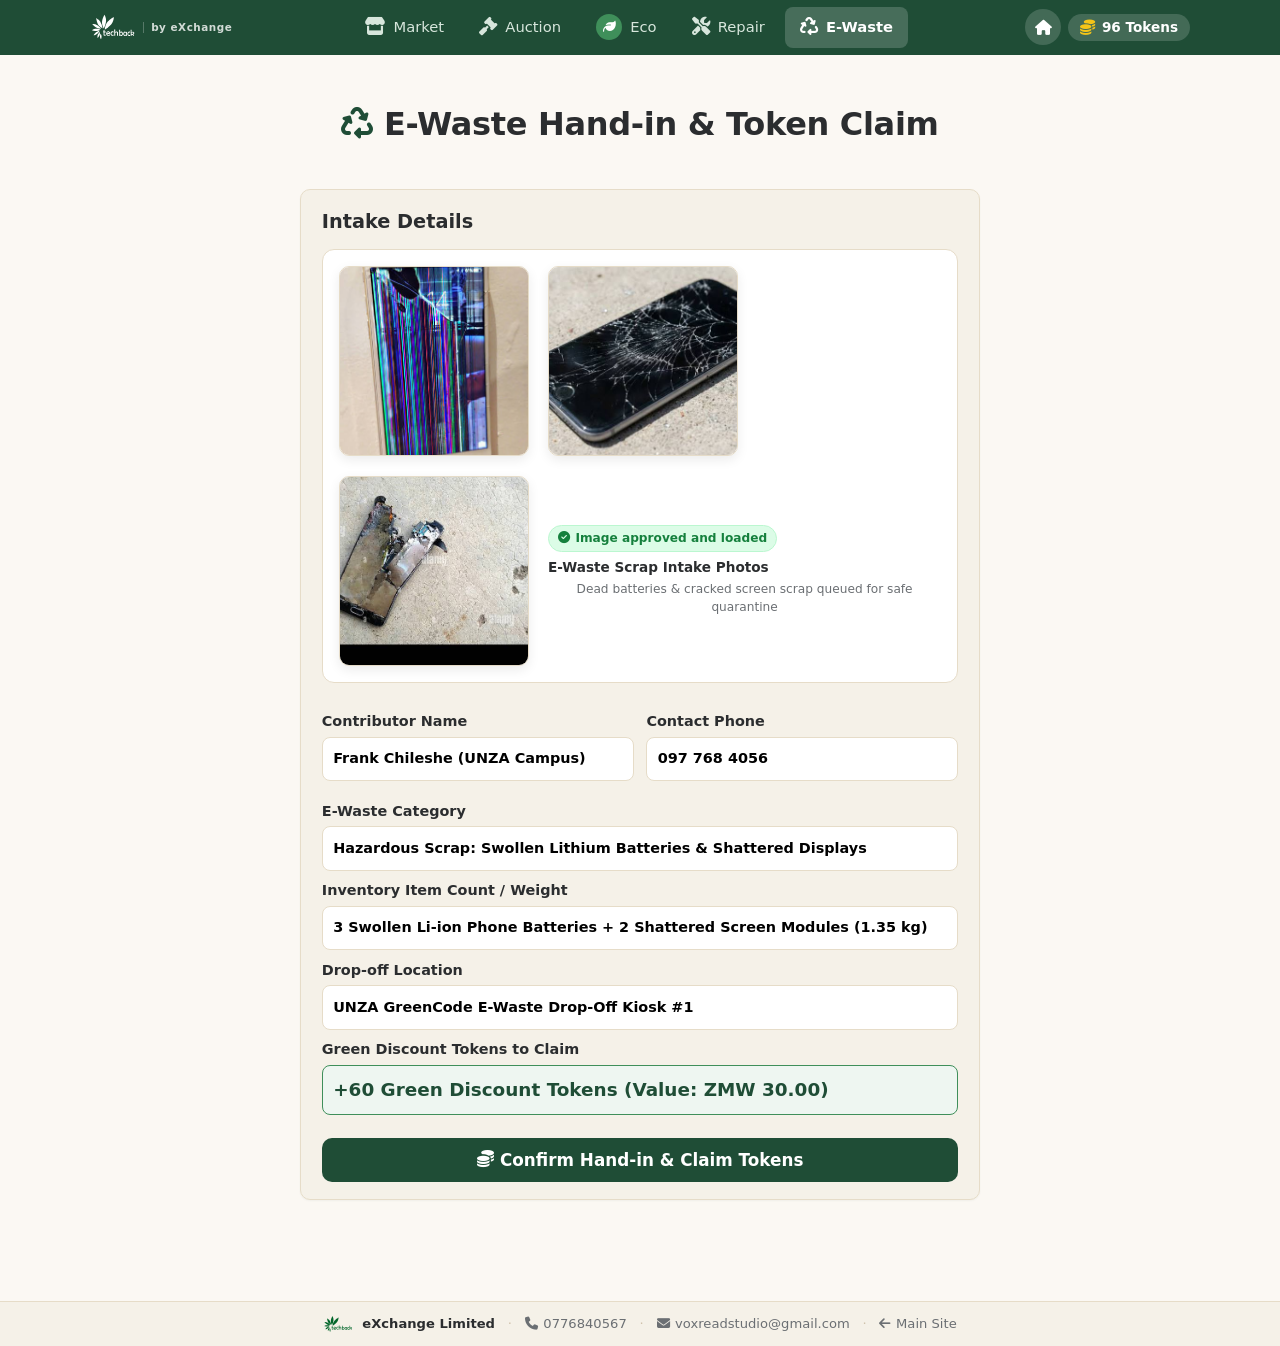
<file: web/demo/recycle.html>
<!doctype html>
<html lang="en">
<head>
  <meta charset="utf-8">
  <meta name="viewport" content="width=device-width, initial-scale=1">
  <title>TechBack Demo - E-Waste Hand-in &amp; Token Claim</title>
  <link rel="icon" type="image/svg+xml" href="images/favicon.svg">
  <link rel="alternate icon" href="images/favicon.ico">
  <link rel="stylesheet" href="https://cdnjs.cloudflare.com/ajax/libs/font-awesome/6.5.1/css/all.min.css">
  <link rel="stylesheet" href="css/app.css">
  <style>
    .scorecard-grid { display: grid; grid-template-columns: repeat(auto-fit, minmax(130px, 1fr)); gap: .6rem; margin: .8rem 0; }
    .scorecard-item { background: #fff; border-radius: 8px; padding: .65rem .75rem; border: 1px solid var(--bei); text-align: center; }
    .scorecard-val { font-size: 1.15rem; font-weight: 800; color: var(--g); }
    .scorecard-lbl { font-size: .72rem; color: var(--mu); margin-top: .2rem; line-height: 1.2; }
    .token-hero { text-align: center; background: #fff; border: 1px solid var(--bei); border-radius: 12px; padding: 1.2rem; margin-bottom: 1rem; }
    .token-huge { font-size: 2.8rem; font-weight: 900; color: var(--g); line-height: 1; margin: .3rem 0; }
    .token-huge i { color: #f5c518; }
    .media-card {
      display: flex;
      align-items: center;
      gap: 1.2rem;
      margin-bottom: 1.2rem;
      padding: 1rem;
      background: #fff;
      border: 1px solid var(--bei);
      border-radius: 12px;
      flex-wrap: wrap;
    }
    .media-thumb {
      width: 190px;
      height: 190px;
      object-fit: cover;
      border-radius: 10px;
      border: 1.5px solid var(--bei);
      box-shadow: 0 4px 12px rgba(0,0,0,.08);
      transition: transform .2s ease;
    }
    .media-thumb:hover { transform: scale(1.03); }
    @media(max-width: 500px) {
      .media-thumb { width: 100%; height: 220px; }
    }
    .approved-tag {
      display: inline-flex;
      align-items: center;
      gap: .35rem;
      font-size: .76rem;
      font-weight: 700;
      color: #15803d;
      background: #dcfce7;
      border: 1px solid #bbf7d0;
      padding: .2rem .55rem;
      border-radius: 20px;
      margin-bottom: .35rem;
    }
  </style>
</head>
<body>
  <header id="top">
    <div class="bar">
      <a class="brand" href="../index.html" title="Back to TechBack by eXchange Limited">
        <img src="images/techback-logo-white.svg" alt="TechBack" class="brand-logo">
        <span class="brand-sub">by eXchange</span>
      </a>
      <nav aria-label="Main">
        <a href="market.html"><i class="fa-solid fa-store"></i><span>Market</span></a>
        <a href="auction.html"><i class="fa-solid fa-gavel"></i><span>Auction</span></a>
        <a href="index.html" class="prim"><i class="fa-solid fa-leaf"></i><span>Eco</span></a>
        <a href="repair.html"><i class="fa-solid fa-screwdriver-wrench"></i><span>Repair</span></a>
        <a href="recycle.html" class="on"><i class="fa-solid fa-recycle"></i><span>E-Waste</span></a>
      </nav>
      <div class="tools">
        <a class="ib" href="../index.html" title="Back to Main Website" aria-label="Home" style="width:36px;height:36px;border-radius:50%;background:rgba(255,255,255,.16);font-size:.95rem"><i class="fa-solid fa-house"></i></a>
        <a class="credit-pill" href="market.html" title="Wallet"><i class="fa-solid fa-coins"></i><span>96 Tokens</span></a>
      </div>
    </div>
  </header>

  <main id="view">
    <h1><i class="fa-solid fa-recycle" style="color:var(--g)"></i> E-Waste Hand-in &amp; Token Claim</h1>

    <form class="card" id="form-recycle" onsubmit="event.preventDefault(); submitRecycle();">
      <h3 style="margin-top:0">Intake Details</h3>

      <div class="media-card">
        <img src="images/handin.jfif" alt="E-waste Scrap 1" class="media-thumb">
        <img src="images/hand%20in1.jfif" alt="E-waste Scrap 2" class="media-thumb">
        <img src="images/handin%20(2).jfif" alt="E-waste Scrap 3" class="media-thumb">
        <div style="flex:1;min-width:200px">
          <div class="approved-tag">
            <i class="fa-solid fa-circle-check"></i> Image approved and loaded
          </div>
          <div style="font-size:.85rem;font-weight:700;color:var(--tx)">E-Waste Scrap Intake Photos</div>
          <div class="meta" style="font-size:.76rem;margin-top:.15rem">Dead batteries &amp; cracked screen scrap queued for safe quarantine</div>
        </div>
      </div>

      <div style="display:grid;grid-template-columns:1fr 1fr;gap:.8rem">
        <label>Contributor Name
          <input value="Frank Chileshe (UNZA Campus)" readonly>
        </label>
        <label>Contact Phone
          <input value="097 768 4056" readonly>
        </label>
      </div>

      <label>E-Waste Category
        <input value="Hazardous Scrap: Swollen Lithium Batteries &amp; Shattered Displays" readonly>
      </label>

      <label>Inventory Item Count / Weight
        <input value="3 Swollen Li-ion Phone Batteries + 2 Shattered Screen Modules (1.35 kg)" readonly>
      </label>

      <label>Drop-off Location
        <input value="UNZA GreenCode E-Waste Drop-Off Kiosk #1" readonly>
      </label>

      <label>Green Discount Tokens to Claim
        <input value="+60 Green Discount Tokens (Value: ZMW 30.00)" readonly style="font-size:1.15rem;font-weight:900;color:var(--g);background:#eef6f1;border-color:var(--g2)">
      </label>

      <button type="submit" class="btn pri blk" id="btn-recycle" style="margin-top:.8rem;font-size:1.05rem">
        <i class="fa-solid fa-coins"></i> Confirm Hand-in &amp; Claim Tokens
      </button>
    </form>

    <div id="recycle-result" class="card" style="display:none;text-align:center">
      <div class="meta" style="font-size:.85rem;margin-bottom:.3rem">Updated Green Token Balance</div>
      <div class="token-huge">
        <span id="token-counter">0</span> <i class="fa-solid fa-coins"></i>
      </div>
      <p class="meta" style="margin:0 0 1rem">Spending Value: <b id="token-val" style="color:var(--g)">ZMW 0.00</b> (Ready for next repair discount)</p>

      <div style="background:#ecfdf5;border:1px solid #86efac;border-radius:8px;padding:.75rem;margin-bottom:1rem">
        <i class="fa-solid fa-circle-check" style="color:#10b981;font-size:1.3rem"></i>
        <b>100% Toxic Heavy Metals Quarantined from Lusaka Groundwater</b>
      </div>

      <div style="text-align:left;font-weight:700;color:var(--g);margin-bottom:.3rem">
        <i class="fa-solid fa-leaf"></i> Urban Mining &amp; Circular Impact
      </div>
      <div class="scorecard-grid">
        <div class="scorecard-item"><div class="scorecard-val">100%</div><div class="scorecard-lbl">Zero Dumpsite Fire Emissions</div></div>
        <div class="scorecard-item"><div class="scorecard-val">14 g</div><div class="scorecard-lbl">Cobalt &amp; Copper Reclaimed</div></div>
        <div class="scorecard-item"><div class="scorecard-val">ZMW 30.00</div><div class="scorecard-lbl">Circular Retention Credit Created</div></div>
      </div>
    </div>
  </main>

  <footer class="site-footer">
    <div class="footer-wrap">
      <span class="footer-brand"><img src="images/techback-logo-green.svg" alt="TechBack" style="height:18px;vertical-align:middle;margin-right:4px"> <b>eXchange Limited</b></span>
      <span class="footer-sep">·</span>
      <a href="tel:0776840567" class="footer-link"><i class="fa-solid fa-phone"></i> 0776840567</a>
      <span class="footer-sep">·</span>
      <a href="mailto:voxreadstudio@gmail.com" class="footer-link"><i class="fa-solid fa-envelope"></i> voxreadstudio@gmail.com</a>
      <span class="footer-sep">·</span>
      <a href="../index.html" class="footer-link"><i class="fa-solid fa-arrow-left"></i> Main Site</a>
    </div>
  </footer>

  <script src="js/demo.js"></script>
</body>
</html>
</file>
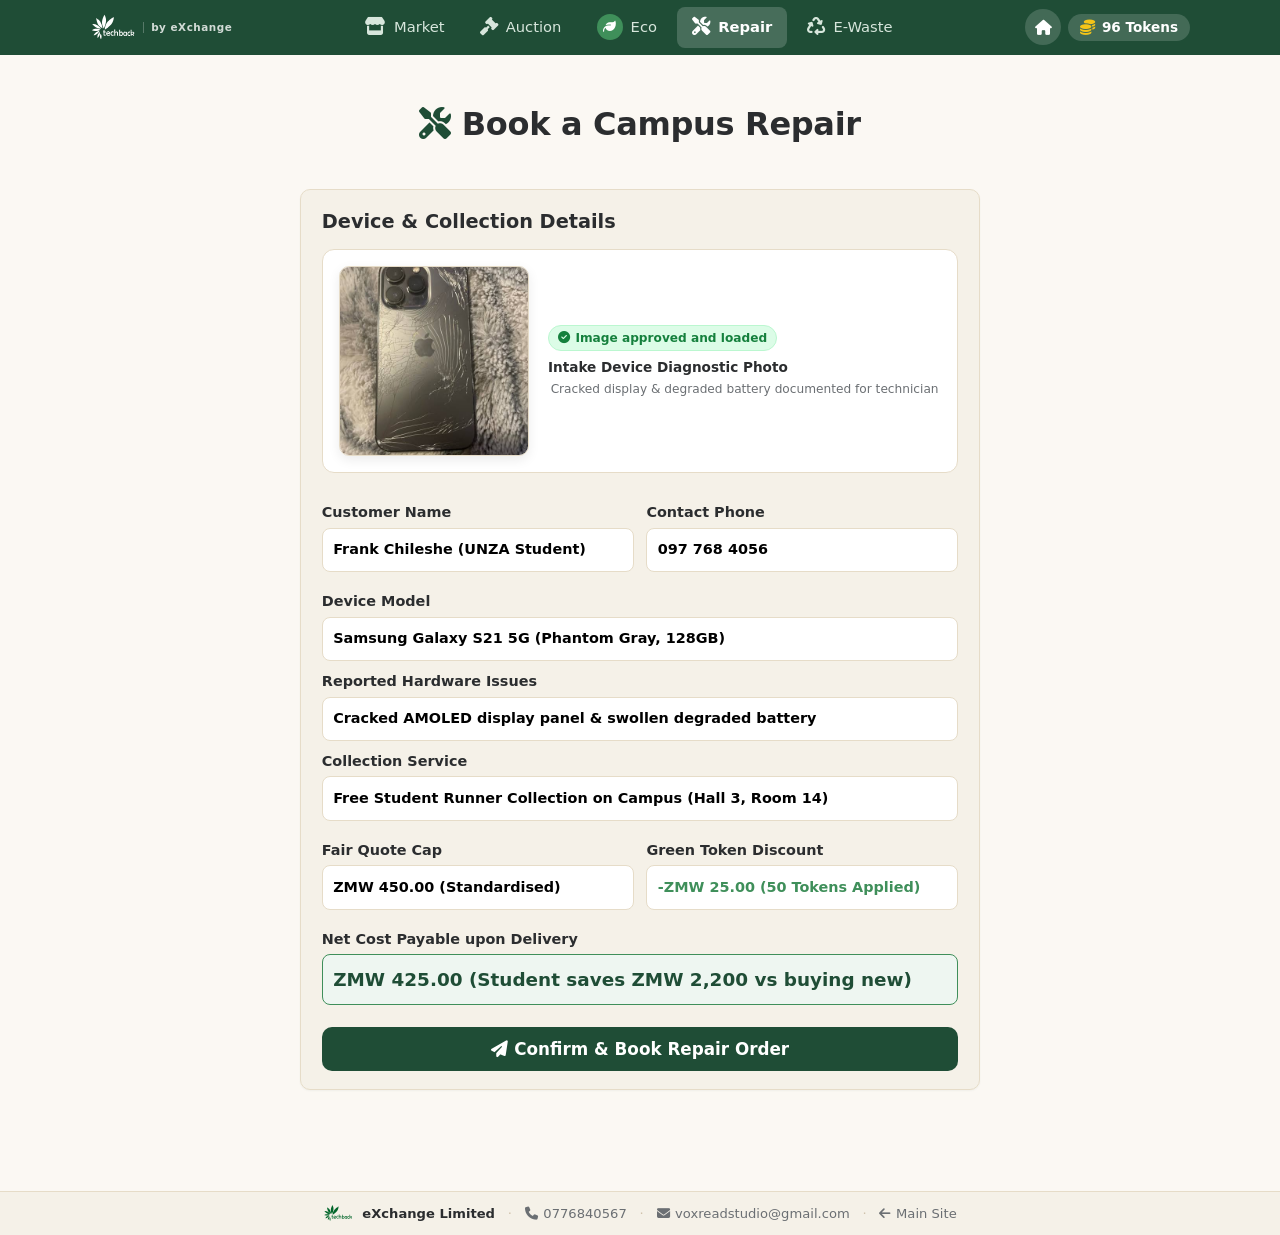
<file: web/demo/repair.html>
<!doctype html>
<html lang="en">
<head>
  <meta charset="utf-8">
  <meta name="viewport" content="width=device-width, initial-scale=1">
  <title>TechBack Demo - Book a Campus Repair</title>
  <link rel="icon" type="image/svg+xml" href="images/favicon.svg">
  <link rel="alternate icon" href="images/favicon.ico">
  <link rel="stylesheet" href="https://cdnjs.cloudflare.com/ajax/libs/font-awesome/6.5.1/css/all.min.css">
  <link rel="stylesheet" href="css/app.css">
  <style>
    .scorecard-grid { display: grid; grid-template-columns: repeat(auto-fit, minmax(130px, 1fr)); gap: .6rem; margin: .8rem 0; }
    .scorecard-item { background: #fff; border-radius: 8px; padding: .65rem .75rem; border: 1px solid var(--bei); text-align: center; }
    .scorecard-val { font-size: 1.15rem; font-weight: 800; color: var(--g); }
    .scorecard-lbl { font-size: .72rem; color: var(--mu); margin-top: .2rem; line-height: 1.2; }
    .step-list { display: flex; flex-direction: column; gap: .6rem; margin: .8rem 0; }
    .step-item { display: flex; align-items: flex-start; gap: .8rem; padding: .65rem .8rem; border-radius: 8px; background: #fff; border: 1px solid var(--bei); }
    .step-item.active { border-color: #f59e0b; background: #fffbeb; }
    .step-item.done { border-color: #10b981; background: #ecfdf5; }
    .step-num { width: 26px; height: 26px; border-radius: 50%; background: #cbd5e1; color: #475569; display: grid; place-items: center; font-weight: 700; flex-shrink: 0; font-size: .8rem; }
    .step-item.active .step-num { background: #f59e0b; color: #fff; }
    .step-item.done .step-num { background: #10b981; color: #fff; }
    .media-card {
      display: flex;
      align-items: center;
      gap: 1.2rem;
      margin-bottom: 1.2rem;
      padding: 1rem;
      background: #fff;
      border: 1px solid var(--bei);
      border-radius: 12px;
      flex-wrap: wrap;
    }
    .media-thumb {
      width: 190px;
      height: 190px;
      object-fit: cover;
      border-radius: 10px;
      border: 1.5px solid var(--bei);
      box-shadow: 0 4px 12px rgba(0,0,0,.08);
      transition: transform .2s ease;
    }
    .media-thumb:hover { transform: scale(1.03); }
    @media(max-width: 500px) {
      .media-thumb { width: 100%; height: 220px; }
    }
    .approved-tag {
      display: inline-flex;
      align-items: center;
      gap: .35rem;
      font-size: .76rem;
      font-weight: 700;
      color: #15803d;
      background: #dcfce7;
      border: 1px solid #bbf7d0;
      padding: .2rem .55rem;
      border-radius: 20px;
      margin-bottom: .35rem;
    }
  </style>
</head>
<body>
  <header id="top">
    <div class="bar">
      <a class="brand" href="../index.html" title="Back to TechBack by eXchange Limited">
        <img src="images/techback-logo-white.svg" alt="TechBack" class="brand-logo">
        <span class="brand-sub">by eXchange</span>
      </a>
      <nav aria-label="Main">
        <a href="market.html"><i class="fa-solid fa-store"></i><span>Market</span></a>
        <a href="auction.html"><i class="fa-solid fa-gavel"></i><span>Auction</span></a>
        <a href="index.html" class="prim"><i class="fa-solid fa-leaf"></i><span>Eco</span></a>
        <a href="repair.html" class="on"><i class="fa-solid fa-screwdriver-wrench"></i><span>Repair</span></a>
        <a href="recycle.html"><i class="fa-solid fa-recycle"></i><span>E-Waste</span></a>
      </nav>
      <div class="tools">
        <a class="ib" href="../index.html" title="Back to Main Website" aria-label="Home" style="width:36px;height:36px;border-radius:50%;background:rgba(255,255,255,.16);font-size:.95rem"><i class="fa-solid fa-house"></i></a>
        <a class="credit-pill" href="market.html" title="Wallet"><i class="fa-solid fa-coins"></i><span>96 Tokens</span></a>
      </div>
    </div>
  </header>

  <main id="view">
    <h1><i class="fa-solid fa-screwdriver-wrench" style="color:var(--g)"></i> Book a Campus Repair</h1>

    <form class="card" id="form-repair" onsubmit="event.preventDefault(); submitRepair();">
      <h3 style="margin-top:0">Device &amp; Collection Details</h3>

      <div class="media-card">
        <img src="images/repair.jfif" alt="Repair Item" class="media-thumb">
        <div style="flex:1;min-width:200px">
          <div class="approved-tag">
            <i class="fa-solid fa-circle-check"></i> Image approved and loaded
          </div>
          <div style="font-size:.85rem;font-weight:700;color:var(--tx)">Intake Device Diagnostic Photo</div>
          <div class="meta" style="font-size:.76rem;margin-top:.15rem">Cracked display &amp; degraded battery documented for technician</div>
        </div>
      </div>

      <div style="display:grid;grid-template-columns:1fr 1fr;gap:.8rem">
        <label>Customer Name
          <input value="Frank Chileshe (UNZA Student)" readonly>
        </label>
        <label>Contact Phone
          <input value="097 768 4056" readonly>
        </label>
      </div>

      <label>Device Model
        <input value="Samsung Galaxy S21 5G (Phantom Gray, 128GB)" readonly>
      </label>

      <label>Reported Hardware Issues
        <input value="Cracked AMOLED display panel &amp; swollen degraded battery" readonly>
      </label>

      <label>Collection Service
        <input value="Free Student Runner Collection on Campus (Hall 3, Room 14)" readonly>
      </label>

      <div style="display:grid;grid-template-columns:1fr 1fr;gap:.8rem">
        <label>Fair Quote Cap
          <input value="ZMW 450.00 (Standardised)" readonly style="font-weight:700">
        </label>
        <label>Green Token Discount
          <input value="-ZMW 25.00 (50 Tokens Applied)" readonly style="color:var(--g2);font-weight:700">
        </label>
      </div>

      <label>Net Cost Payable upon Delivery
        <input value="ZMW 425.00 (Student saves ZMW 2,200 vs buying new)" readonly style="font-size:1.15rem;font-weight:900;color:var(--g);background:#eef6f1;border-color:var(--g2)">
      </label>

      <button type="submit" class="btn pri blk" id="btn-repair" style="margin-top:.8rem;font-size:1.05rem">
        <i class="fa-solid fa-paper-plane"></i> Confirm &amp; Book Repair Order
      </button>
    </form>

    <div id="repair-result" class="card" style="display:none">
      <h3 style="margin-top:0"><i class="fa-solid fa-circle-nodes" style="color:var(--g)"></i> Circular Repair Lifecycle</h3>

      <div class="step-list">
        <div class="step-item" id="rstep-1">
          <div class="step-num" id="sbadge-1">1</div>
          <div>
            <b>1. Free Campus Student Collection</b>
            <p class="meta" style="margin:.2rem 0 0">Runner dispatched to Hall 3 dorm; logged into tracking system.</p>
          </div>
        </div>
        <div class="step-item" id="rstep-2">
          <div class="step-num" id="sbadge-2">2</div>
          <div>
            <b>2. Techback Fair Quote Review</b>
            <p class="meta" style="margin:.2rem 0 0">Admin locks price at <b>ZMW 450.00</b> (stops student overcharging).</p>
          </div>
        </div>
        <div class="step-item" id="rstep-3">
          <div class="step-num" id="sbadge-3">3</div>
          <div>
            <b>3. Green Token Discount Applied</b>
            <p class="meta" style="margin:.2rem 0 0">Student redeems 50 recycling tokens &rarr; <b>ZMW 25.00 discount</b> applied.</p>
          </div>
        </div>
        <div class="step-item" id="rstep-4">
          <div class="step-num" id="sbadge-4">4</div>
          <div>
            <b>4. Vetted Partner Repair &amp; Safe Return</b>
            <p class="meta" style="margin:.2rem 0 0">Donor screen installed under data-privacy warranty; returned good as new.</p>
          </div>
        </div>
      </div>

      <div style="font-weight:700;color:var(--g);margin-bottom:.3rem">
        <i class="fa-solid fa-leaf"></i> Environmental Scorecard
      </div>
      <div class="scorecard-grid">
        <div class="scorecard-item"><div class="scorecard-val">45.0 kg</div><div class="scorecard-lbl">CO₂ Saved vs Buying New</div></div>
        <div class="scorecard-item"><div class="scorecard-val">+2.5 Yrs</div><div class="scorecard-lbl">Device Lifespan Extended</div></div>
        <div class="scorecard-item"><div class="scorecard-val">ZMW 2,200</div><div class="scorecard-lbl">Student Cash Saved</div></div>
      </div>
    </div>
  </main>

  <footer class="site-footer">
    <div class="footer-wrap">
      <span class="footer-brand"><img src="images/techback-logo-green.svg" alt="TechBack" style="height:18px;vertical-align:middle;margin-right:4px"> <b>eXchange Limited</b></span>
      <span class="footer-sep">·</span>
      <a href="tel:0776840567" class="footer-link"><i class="fa-solid fa-phone"></i> 0776840567</a>
      <span class="footer-sep">·</span>
      <a href="mailto:voxreadstudio@gmail.com" class="footer-link"><i class="fa-solid fa-envelope"></i> voxreadstudio@gmail.com</a>
      <span class="footer-sep">·</span>
      <a href="../index.html" class="footer-link"><i class="fa-solid fa-arrow-left"></i> Main Site</a>
    </div>
  </footer>

  <script src="js/demo.js"></script>
</body>
</html>
</file>
<file: web/demo/css/app.css>
:root{--g:#1f4d36;--g2:#3f8f5a;--br:#8b6b4a;--bg:#fbf8f3;--card:#f5f1e8;--bei:#e6dcc8;--tx:#2b2d2f;--mu:#6b6f73;--rd:#a33a2f;--r:10px}
*{box-sizing:border-box}html{-webkit-text-size-adjust:100%}
body{margin:0;font:16px/1.5 system-ui,-apple-system,Segoe UI,Roboto,sans-serif;background:var(--bg);color:var(--tx);padding-bottom:72px;overflow-x:hidden}
a{color:var(--g2);text-decoration:none}h1{font-size:1.5rem;margin:.2rem 0 .8rem;text-align:center}h2{font-size:1.15rem;margin:1.4rem 0 .6rem;text-align:center}h3{margin:.2rem 0 .8rem}
#top{position:sticky;top:0;z-index:20;background:var(--g);color:#fff;display:flex;align-items:center;justify-content:space-between;padding:.6rem 1rem;min-height:52px}
#top .brand{color:#fff;font-weight:700;font-size:1.2rem;display:inline-flex;align-items:center;gap:.45rem;text-decoration:none}
#top .brand-logo{height:28px;width:auto;display:block;max-width:140px;object-fit:contain}
#top .brand-sub{font-size:.65rem;color:rgba(255,255,255,.8);font-weight:600;letter-spacing:.05em;border-left:1px solid rgba(255,255,255,.25);padding-left:.45rem;line-height:1;white-space:nowrap}#top .tools{display:flex;align-items:center;gap:.4rem}
.credit-pill{display:inline-flex;align-items:center;gap:.45rem;background:rgba(255,255,255,.16);color:#fff;padding:.32rem .75rem;border-radius:99px;font-size:.85rem;font-weight:700;text-decoration:none;transition:background .2s,transform .1s;white-space:nowrap;line-height:1.2}
.credit-pill:hover{background:rgba(255,255,255,.26);color:#fff}
.credit-pill i{color:#f5c518;font-size:.95rem}
.ib{color:#fff;width:44px;height:44px;display:grid;place-items:center;position:relative;font-size:1.1rem}.ib i.dot{position:absolute;top:6px;right:4px;background:var(--br);border-radius:9px;font:600 .65rem/1 system-ui;font-style:normal;padding:3px 5px}
#top nav{position:fixed;bottom:0;left:0;right:0;background:var(--bg);border-top:1px solid var(--bei);display:flex;justify-content:space-around;padding:.25rem 0 calc(.25rem + env(safe-area-inset-bottom));z-index:20}
#top nav a{flex:1;min-width:0;display:flex;flex-direction:column;align-items:center;gap:2px;color:var(--mu);font-size:.7rem;padding:.35rem 0;min-height:48px}
#top nav a i{font-size:1.15rem}#top nav a.on{color:var(--g);font-weight:600}
#top nav a.prim i{background:var(--g2);color:#fff;border-radius:50%;width:40px;height:40px;display:grid;place-items:center;margin-top:-18px;border:3px solid var(--bg)}
main{max-width:900px;margin:0 auto;padding:1rem}
.card,.item{background:var(--card);border:1px solid var(--bei);border-radius:var(--r);padding:.9rem;margin:.6rem 0}
.item.with-thumb{display:flex;gap:1rem;align-items:center}
.item.with-thumb .item-thumb{width:82px;height:82px;object-fit:cover;border-radius:10px;flex-shrink:0;background:#fff;border:1px solid var(--bei);box-shadow:0 2px 6px rgba(0,0,0,.04);transition:transform .2s ease}
.item:hover .item-thumb{transform:scale(1.03)}
.item-thumb-placeholder{width:82px;height:82px;border-radius:10px;flex-shrink:0;background:linear-gradient(135deg,#f5eee3,#e7dcce);border:1px solid var(--bei);display:grid;place-items:center;color:var(--g);font-size:1.65rem;box-shadow:0 2px 6px rgba(0,0,0,.03);transition:transform .2s ease,background .2s ease,color .2s ease}
.item:hover .item-thumb-placeholder{transform:scale(1.03);background:linear-gradient(135deg,#ede4d5,#ddd1be);color:var(--g2)}
.item.with-thumb .item-content{flex:1;min-width:0}
.device-achievement{display:flex;align-items:center;flex-wrap:wrap;gap:.45rem;margin-top:.5rem;padding:.4rem .65rem;background:var(--s2);border-radius:8px;font-size:.8rem;border:1px solid rgba(22,94,62,.08)}
.achieve-step{display:inline-flex;align-items:center;gap:.35rem;font-weight:600;color:var(--mu)}
.achieve-step.done{color:var(--g)}
.achieve-step.active{color:#c47c17}
.achieve-step.ready{color:var(--tx)}
.achieve-divider{width:14px;height:2px;background:var(--bei);border-radius:1px;flex-shrink:0}
.achieve-divider.done{background:var(--g)}
.achieve-link{display:inline-flex;align-items:center;gap:.3rem;margin-left:auto;font-size:.78rem;font-weight:600;color:var(--g);text-decoration:none}
.achieve-link:hover{text-decoration:underline}
.upload-zone{position:relative;margin-top:.4rem;margin-bottom:.6rem}
.upload-input{position:absolute;width:.1px;height:.1px;opacity:0;overflow:hidden;z-index:-1}
.upload-drop{display:flex;flex-direction:column;align-items:center;justify-content:center;gap:.5rem;padding:1.3rem 1rem;border:2px dashed #cfc2ab;border-radius:12px;background:#fff;cursor:pointer;text-align:center;transition:all .2s ease;user-select:none}
.upload-drop:hover{border-color:var(--g2);background:rgba(63,143,90,.04);transform:translateY(-1px)}
.upload-drop.dragover{border-color:var(--g);background:rgba(31,77,54,.08);box-shadow:0 0 0 4px rgba(63,143,90,.16)}
.upload-drop.has-files{border-color:var(--g2);background:#fbfdfc;padding:.85rem 1rem}
.upload-icon-wrap{width:48px;height:48px;border-radius:50%;background:rgba(31,77,54,.08);display:grid;place-items:center;color:var(--g);font-size:1.3rem;transition:all .2s ease}
.upload-drop:hover .upload-icon-wrap{background:rgba(31,77,54,.15);transform:scale(1.08)}
.upload-drop.has-files .upload-icon-wrap{width:36px;height:36px;font-size:1.05rem}
.upload-texts{display:flex;flex-direction:column;gap:2px}
.upload-title{color:var(--tx);font-size:.92rem;line-height:1.3}
.upload-title b{color:var(--g)}
.upload-sub{color:var(--mu);font-size:.78rem}
.upload-preview-grid{display:grid;grid-template-columns:repeat(auto-fill,minmax(78px,1fr));gap:.55rem;margin-top:.7rem;padding:.5rem;background:var(--card);border:1px solid var(--bei);border-radius:10px}
.upload-thumb-card{position:relative;aspect-ratio:1;border-radius:8px;overflow:hidden;border:1px solid rgba(0,0,0,.08);background:#fff;box-shadow:0 2px 4px rgba(0,0,0,.05)}
.upload-thumb-card img{width:100%;height:100%;object-fit:cover;display:block}
.upload-thumb-tag{position:absolute;bottom:3px;right:3px;background:rgba(0,0,0,.72);color:#fff;font-size:.62rem;font-weight:600;padding:1px 4px;border-radius:4px;backdrop-filter:blur(2px)}
.upload-doc-tile{width:100%;height:100%;display:flex;flex-direction:column;align-items:center;justify-content:center;gap:4px;color:var(--rd);padding:.35rem;text-align:center}
.upload-doc-tile i{font-size:1.5rem}
.upload-doc-tile span{font-size:.65rem;color:var(--tx);overflow:hidden;text-overflow:ellipsis;white-space:nowrap;max-width:100%}
.row{display:flex;justify-content:space-between;gap:.6rem;align-items:flex-start}.meta{color:var(--mu);font-size:.88rem;margin-top:.2rem;overflow-wrap:anywhere}
.grid{display:grid;gap:.6rem;grid-template-columns:1fr}.stat{text-align:center}.stat b{display:block;font-size:1.5rem;color:var(--g)}
.btn{border:0;border-radius:var(--r);padding:.7rem 1rem;font:600 .95rem system-ui;min-height:44px;cursor:pointer;display:inline-flex;align-items:center;gap:.4rem;justify-content:center}
.pri{background:var(--g);color:#fff}.sec{background:var(--bei);color:var(--tx)}.dng{background:var(--rd);color:#fff}.blk{width:100%}
.acts{display:flex;flex-wrap:wrap;gap:.5rem;margin-top:.7rem;justify-content:center}.item .acts{justify-content:flex-start}
.badge{font-size:.72rem;font-weight:600;padding:.15rem .55rem;border-radius:99px;background:var(--bei);color:var(--br);white-space:nowrap;text-transform:capitalize}
.b-live,.b-approved,.b-verified,.b-completed,.b-sold,.b-paid,.b-delivered,.b-active,.b-registered{background:#d8ecdf;color:var(--g)}.b-repairing,.b-quoted,.b-in_transit,.b-pending_inspection{background:#fdf2d8;color:#9e6308}.b-rejected,.b-unrepairable,.b-suspended,.b-failed,.b-flagged_high,.b-flagged_low{background:#f3d9d5;color:var(--rd)}
label{display:block;margin:.6rem 0;font-weight:600;font-size:.9rem}input,select,textarea{width:100%;font:inherit;padding:.65rem;border:1px solid var(--bei);border-radius:8px;background:#fff;margin-top:.25rem;min-height:44px}input[type=checkbox]{width:22px;height:22px;min-height:0}
.pw-wrap{position:relative;width:100%;margin-top:.25rem}.pw-wrap input{margin-top:0;padding-right:2.8rem}.pw-toggle{position:absolute;right:8px;top:50%;transform:translateY(-50%);background:none;border:none;color:var(--mu);cursor:pointer;padding:8px 10px;font-size:1rem;display:inline-flex;align-items:center;justify-content:center;border-radius:6px;transition:color .15s}.pw-toggle:hover{color:var(--g)}.pw-toggle:focus-visible{outline:2px solid var(--g2);outline-offset:1px}
.seg{display:flex;gap:.4rem;margin:.8rem auto;overflow:hidden;max-width:560px;width:100%}.seg a{flex:1;text-align:center;padding:.6rem;border-radius:var(--r);background:var(--card);border:1px solid var(--bei);color:var(--tx);font-size:.9rem}.seg a.on{background:var(--g);color:#fff}
.hero{background:var(--g);color:#fff;border-radius:var(--r);padding:1.4rem 1rem;text-align:center}.hero h1{font-size:1.7rem}.hero p{opacity:.9}
.svc i{font-size:1.5rem;color:var(--g2)}.state{text-align:center;color:var(--mu);padding:2rem 1rem}.state.err{color:var(--rd)}
.svc-card{display:flex;flex-direction:column;text-align:center;padding:1.2rem 1rem;border-radius:12px;background:var(--card);border:1px solid var(--bei);transition:all .2s ease}
.svc-card:hover{border-color:var(--g2);transform:translateY(-2px);box-shadow:0 8px 20px rgba(31,77,54,.08)}
.svc-card .svc-icon{width:50px;height:50px;border-radius:50%;background:rgba(31,77,54,.08);display:grid;place-items:center;color:var(--g);font-size:1.45rem;margin:0 auto .7rem}
.svc-card b{font-size:1.05rem;color:var(--tx)}
.svc-highlights{display:flex;flex-direction:column;gap:.35rem;margin:.75rem 0 1rem;min-height:54px;justify-content:center}
.hl-badge{display:inline-flex;align-items:center;justify-content:center;gap:.4rem;font-size:.76rem;font-weight:600;padding:.25rem .55rem;border-radius:6px;line-height:1.2}
.hl-badge.hl-green{background:#d8ecdf;color:#185334;border:1px solid #b6dcc4}
.hl-badge.hl-blue{background:#e2edf7;color:#1a4d7d;border:1px solid #c2d8ed}
.hl-badge.hl-amber{background:#fdf0d5;color:#8a5006;border:1px solid #f2dab0}
.hl-subtext{font-size:.74rem;color:var(--mu);margin-top:2px}
.dlg-notice{padding:.75rem .9rem;border-radius:8px;font-size:.84rem;line-height:1.4;margin-bottom:.85rem;background:#eef6f1;border:1px solid #b7ddc5;color:#154a2e;text-align:left}
.dlg-notice i{margin-right:5px;font-size:.95rem}
.dlg-notice.dlg-amber{background:#fff8ec;border-color:#f6ddad;color:#874f07}
.dlg-notice.dlg-blue{background:#edf4fb;border-color:#c8dff5;color:#184a7a}
.tl{border-left:3px solid var(--bei);padding-left:.8rem;margin:.5rem 0}.tl div{margin:.4rem 0;font-size:.9rem}
.photos{display:flex;gap:.6rem;flex-wrap:wrap;justify-content:center;margin:.8rem 0}
.photos img{width:110px;height:110px;object-fit:cover;border-radius:12px;border:2px solid var(--bei);box-shadow:0 3px 8px rgba(31,77,54,.08);transition:transform .2s ease,box-shadow .2s ease,border-color .2s ease;cursor:pointer}
.photos img:hover{transform:translateY(-2px) scale(1.03);box-shadow:0 8px 18px rgba(31,77,54,.16);border-color:var(--g2)}
dialog{border:0;border-radius:14px;padding:1.1rem;width:min(94vw,460px);max-height:90vh;overflow:auto;background:var(--bg);color:var(--tx)}dialog::backdrop{background:rgba(0,0,0,.45)}
#toast{position:fixed;left:50%;transform:translateX(-50%);bottom:84px;background:var(--tx);color:#fff;padding:.7rem 1rem;border-radius:var(--r);z-index:50;display:none;max-width:92vw}#toast.err{background:var(--rd)}
.site-footer{border-top:1px solid var(--bei);background:var(--card);padding:.75rem 1rem;color:var(--mu);font-size:.82rem;text-align:center;margin-top:2rem}
.footer-wrap{display:flex;align-items:center;justify-content:center;flex-wrap:wrap;gap:.5rem .8rem;max-width:1040px;margin:0 auto}
.footer-brand{color:var(--tx);display:inline-flex;align-items:center;gap:.35rem;font-weight:600}
.footer-brand i{color:var(--g2);font-size:.9rem}
.footer-link{color:var(--mu);text-decoration:none;display:inline-flex;align-items:center;gap:.35rem;transition:color .15s}
.footer-link:hover{color:var(--g)}
.footer-sep{color:#cfc2ab;user-select:none}
html{scroll-behavior:smooth}
#top{display:block}#top .bar{display:flex;align-items:center;justify-content:space-between;width:100%;max-width:1100px;margin:0 auto}
.card,.item{box-shadow:0 1px 2px rgba(31,77,54,.05);transition:box-shadow .2s,transform .2s,border-color .2s}
.btn{transition:filter .15s,transform .1s}.btn:hover{filter:brightness(1.07)}.btn:active{transform:scale(.98)}
input:focus,select:focus,textarea:focus{outline:2px solid var(--g2);outline-offset:0;border-color:var(--g2)}
#view>*{animation:fade .28s ease both}@keyframes fade{from{opacity:0;transform:translateY(6px)}to{opacity:1;transform:none}}
dialog[open]{animation:fade .2s ease both}
@media(prefers-reduced-motion:reduce){*{animation:none!important;transition:none!important;scroll-behavior:auto!important}}
@media(min-width:900px){
body{padding-bottom:0;font-size:16.5px}
#top{padding:.45rem 2rem}#top .bar{gap:1.5rem}
#top nav{position:static;background:none;border:0;padding:0;flex:1;justify-content:center;gap:.3rem}
#top nav a{flex:0 0 auto;flex-direction:row;gap:.5rem;color:#d7e6dc;font-size:.92rem;padding:.45rem .95rem;border-radius:8px;min-height:40px;transition:background .2s,color .2s}
#top nav a:hover{background:rgba(255,255,255,.1);color:#fff}#top nav a.on{background:rgba(255,255,255,.18);color:#fff}
#top nav a.prim i{background:var(--g2);margin:0;width:26px;height:26px;border:0;font-size:.8rem}
main{max-width:1040px;padding:2.4rem 2rem 3.5rem;display:grid;grid-template-columns:repeat(2,minmax(0,1fr));gap:.8rem 1.2rem;align-content:start}
main>*{grid-column:1/-1}main>.item{grid-column:auto}
h1,main>h1{font-size:2rem;letter-spacing:-.01em;text-align:center;margin:.4rem auto 1rem}
h2,main>h2{text-align:center;margin-top:1.8rem;margin-bottom:.8rem}
main>p.meta,main>p:not(.card p):not(.item p){text-align:center;max-width:680px;margin-left:auto;margin-right:auto}
.hero{text-align:center;padding:3.6rem 2rem;margin-bottom:.6rem}.hero h1{font-size:2.5rem}.hero p{font-size:1.1rem;margin-bottom:1.4rem}
.svc{text-align:center;padding:1.6rem 1.2rem}.svc i{font-size:1.8rem}
.grid{grid-template-columns:repeat(3,minmax(0,1fr));gap:1.1rem}
.card,.item{padding:1.1rem 1.3rem;margin:.4rem 0}
.item:hover,a.card:hover{box-shadow:0 8px 22px rgba(31,77,54,.12);transform:translateY(-2px);border-color:#d8cbb0}
main>.card:not(.svc):not(.stat){max-width:680px;width:100%;margin-left:auto;margin-right:auto}
main>form.card{max-width:520px;margin:.8rem auto;width:100%}
main>form.card .meta,form.card p.meta{text-align:center}
main>.btn.blk,main>a.btn.blk{max-width:480px;margin-left:auto;margin-right:auto;display:flex}
.acts{justify-content:center}
.item .acts{justify-content:flex-start}
.seg{max-width:560px;margin:.8rem auto 1.2rem;width:100%}
#toast{bottom:28px}
}

/* ========================================================
   Admin Side Panel & Console Layout
   ======================================================== */
.admin-sidebar{display:none}
.admin-backdrop{display:none}
body.is-admin{background:#f5f7f6}

/* Mobile & Base Admin Side Panel */
body.is-admin .admin-sidebar{
  display:flex;flex-direction:column;position:fixed;top:0;left:0;bottom:0;width:275px;max-width:86vw;
  background:#112218;color:#e3ede7;z-index:100;transform:translateX(-100%);
  transition:transform .26s cubic-bezier(0.4, 0, 0.2, 1);
  box-shadow:4px 0 24px rgba(0,0,0,0.35);user-select:none;
}
body.is-admin.sidebar-open .admin-sidebar{transform:translateX(0)}
body.is-admin .admin-backdrop{
  display:none;position:fixed;inset:0;background:rgba(0,0,0,0.55);
  backdrop-filter:blur(2px);z-index:90;opacity:0;transition:opacity .25s ease;
}
body.is-admin.sidebar-open .admin-backdrop{display:block;opacity:1}

/* Sidebar Header */
.admin-sidebar-head{
  padding:1.1rem 1.1rem .85rem;border-bottom:1px solid rgba(255,255,255,0.08);
  display:flex;flex-direction:column;gap:.75rem;background:#0d1b13;
}
.admin-brand-link{display:flex;align-items:center;gap:.75rem;color:#fff;text-decoration:none}
.admin-logo-icon{
  width:38px;height:38px;border-radius:10px;background:linear-gradient(135deg, #2b6a44, #1f4d36);
  color:#79e39e;display:grid;place-items:center;font-size:1.25rem;box-shadow:0 2px 8px rgba(0,0,0,0.25);
}
.admin-brand-text{display:flex;flex-direction:column}
.admin-brand-text b{font-size:1.15rem;letter-spacing:-.01em;color:#fff;line-height:1.15}
.admin-brand-badge{font-size:.62rem;font-weight:700;letter-spacing:.08em;color:#7ce4a0;opacity:.95;margin-top:1px}
.admin-store-link{
  display:inline-flex;align-items:center;justify-content:center;gap:.5rem;padding:.45rem .8rem;
  border-radius:8px;background:rgba(255,255,255,0.06);color:#a7c1b2;font-size:.8rem;font-weight:500;
  text-decoration:none;transition:all .15s;border:1px solid rgba(255,255,255,0.05);
}
.admin-store-link:hover{background:rgba(255,255,255,0.12);color:#fff}

/* Sidebar Scrollable Nav List */
.admin-sidebar-scroll{flex:1;overflow-y:auto;padding:.6rem .5rem 1rem}
.admin-sidebar-scroll::-webkit-scrollbar{width:5px}
.admin-sidebar-scroll::-webkit-scrollbar-thumb{background:rgba(255,255,255,0.14);border-radius:4px}
.admin-nav-group{margin-bottom:.85rem}
.admin-group-title{
  font-size:.66rem;font-weight:700;letter-spacing:.08em;text-transform:uppercase;
  color:#6d8878;padding:.5rem .75rem .25rem;
}
.admin-nav-item{
  display:flex;align-items:center;gap:.7rem;padding:.55rem .75rem;margin:2px 0;
  border-radius:8px;color:#bfd4c7;font-size:.88rem;font-weight:500;text-decoration:none;
  transition:all .15s ease;
}
.admin-nav-item i{width:20px;font-size:1rem;text-align:center;color:#8faea0;transition:color .15s}
.admin-nav-item:hover{background:rgba(255,255,255,0.07);color:#fff}
.admin-nav-item:hover i{color:#7de4a2}
.admin-nav-item.active{
  background:var(--g2);color:#fff;font-weight:600;box-shadow:0 2px 10px rgba(31,77,54,0.35);
}
.admin-nav-item.active i{color:#fff}

/* Sidebar Footer & User Profile */
.admin-sidebar-footer{
  padding:.85rem 1rem;background:#0d1b13;border-top:1px solid rgba(255,255,255,0.08);
  display:flex;align-items:center;justify-content:space-between;gap:.6rem;
}
.admin-user-card{display:flex;align-items:center;gap:.6rem;min-width:0;flex:1}
.admin-user-avatar{
  width:34px;height:34px;border-radius:50%;background:rgba(255,255,255,0.12);
  color:#7ee5a3;display:grid;place-items:center;font-size:.95rem;flex-shrink:0;
}
.admin-user-info{min-width:0;overflow:hidden}
.admin-user-name{
  font-size:.84rem;font-weight:600;color:#fff;white-space:nowrap;overflow:hidden;
  text-overflow:ellipsis;line-height:1.2;
}
.admin-user-email{
  font-size:.72rem;color:#799585;white-space:nowrap;overflow:hidden;text-overflow:ellipsis;
}
.admin-footer-acts{display:flex;align-items:center;gap:.3rem;flex-shrink:0}
.admin-icon-btn{
  width:32px;height:32px;border-radius:8px;background:rgba(255,255,255,0.06);border:0;
  color:#a4beaf;display:grid;place-items:center;font-size:.88rem;cursor:pointer;
  text-decoration:none;transition:all .15s;
}
.admin-icon-btn:hover{background:rgba(255,255,255,0.15);color:#fff}
.admin-icon-btn.dng:hover{background:#b5382b;color:#fff}

/* Admin Top Header Adjustments */
body.is-admin #top{background:#183627}
body.is-admin #top nav{display:none!important}
body.is-admin{padding-bottom:0!important}
.admin-menu-toggle{
  display:inline-flex;align-items:center;justify-content:center;width:38px;height:38px;
  border-radius:8px;background:rgba(255,255,255,0.12);border:0;color:#fff;
  font-size:1.15rem;cursor:pointer;margin-right:.5rem;transition:background .15s;
}
.admin-menu-toggle:hover{background:rgba(255,255,255,0.22)}
.admin-top-left{display:flex;align-items:center}
.admin-title-prefix{font-weight:700;font-size:1.05rem;display:inline-flex;align-items:center;gap:.5rem;color:#fff}
.admin-title-prefix i{color:#7ee5a3}

/* Desktop Admin Side Panel Layout */
@media(min-width:900px){
  body.is-admin .admin-sidebar{
    display:flex;position:fixed;top:0;left:0;bottom:0;width:260px;
    transform:none!important;box-shadow:2px 0 16px rgba(0,0,0,0.18);
    border-right:1px solid rgba(255,255,255,0.06);z-index:40;
  }
  body.is-admin .admin-backdrop{display:none!important}
  body.is-admin .admin-menu-toggle{display:none}
  body.is-admin #top{margin-left:260px;width:calc(100% - 260px);box-shadow:0 1px 3px rgba(0,0,0,0.08)}
  body.is-admin #top .bar{max-width:1200px}
  body.is-admin main{margin-left:260px;max-width:calc(100% - 260px);padding:2.2rem 2.5rem 3.5rem}
  body.is-admin .site-footer{margin-left:260px}
}

/* ============================================================
   Pitch Simulation Modal & GreenCode Styles
   ============================================================ */
.pitch-hero-banner {
  background: linear-gradient(135deg, #093721 0%, #165e3e 60%, #1e7b51 100%);
  color: #fff;
  border-radius: 16px;
  padding: 1.3rem 1.4rem;
  margin-bottom: 1.2rem;
  box-shadow: 0 8px 24px rgba(10, 46, 29, 0.22);
  border: 1px solid rgba(255, 255, 255, 0.15);
  position: relative;
  overflow: hidden;
}
.pitch-hero-banner::before {
  content: "";
  position: absolute;
  top: -40px;
  right: -40px;
  width: 140px;
  height: 140px;
  border-radius: 50%;
  background: rgba(255, 255, 255, 0.06);
  pointer-events: none;
}
.pitch-badge-tag {
  display: inline-flex;
  align-items: center;
  gap: 0.4rem;
  font-size: 0.72rem;
  font-weight: 800;
  letter-spacing: 0.08em;
  text-transform: uppercase;
  background: rgba(255, 255, 255, 0.18);
  padding: 0.25rem 0.65rem;
  border-radius: 20px;
  margin-bottom: 0.5rem;
  color: #b8f2cf;
}
.pitch-hero-banner h2 {
  font-size: 1.25rem;
  margin: 0.2rem 0 0.4rem;
  color: #fff;
  font-weight: 700;
}
.pitch-hero-banner p {
  font-size: 0.88rem;
  margin: 0 0 1rem;
  color: #d2edd9;
  line-height: 1.45;
  max-width: 620px;
}
.pitch-banner-acts {
  display: flex;
  flex-wrap: wrap;
  gap: 0.55rem;
}
.pitch-banner-acts .btn {
  font-weight: 600;
  box-shadow: 0 2px 6px rgba(0,0,0,0.15);
}

.svc-pitch-card {
  display: flex;
  flex-direction: column;
  transition: transform 0.18s, box-shadow 0.18s;
  position: relative;
}
.svc-pitch-card:hover {
  transform: translateY(-2px);
  box-shadow: 0 8px 20px rgba(0,0,0,0.08);
}
.svc-pitch-card .svc-head {
  display: flex;
  align-items: center;
  gap: 0.8rem;
  margin-bottom: 0.4rem;
}
.svc-pitch-card .svc-head i {
  font-size: 1.4rem;
  color: var(--g);
}
.svc-pitch-card .svc-head h3 {
  margin: 0;
  font-size: 1.1rem;
}

/* Modal Dialog */
dialog.pitch-dlg {
  width: min(96vw, 620px);
  max-width: 620px;
  max-height: 92vh;
  padding: 0;
  border-radius: 18px;
  box-shadow: 0 20px 60px rgba(0, 0, 0, 0.35);
  overflow: hidden;
  border: 1px solid rgba(22, 94, 62, 0.25);
  display: flex;
  flex-direction: column;
}
.pitch-modal-head {
  background: #0d3822;
  color: #fff;
  padding: 1.1rem 1.3rem;
  display: flex;
  align-items: center;
  justify-content: space-between;
  border-bottom: 1px solid rgba(255, 255, 255, 0.1);
  position: relative;
}
.pitch-modal-title {
  display: flex;
  align-items: center;
  gap: 0.6rem;
  font-weight: 700;
  font-size: 1.1rem;
}
.pitch-modal-title i {
  color: #7ee5a3;
  font-size: 1.25rem;
}
.pitch-modal-close {
  background: rgba(255, 255, 255, 0.12);
  border: 0;
  color: #fff;
  width: 32px;
  height: 32px;
  border-radius: 8px;
  font-size: 1.1rem;
  cursor: pointer;
  display: grid;
  place-items: center;
  transition: background 0.15s;
}
.pitch-modal-close:hover {
  background: rgba(255, 255, 255, 0.25);
}
.pitch-tabs-bar {
  display: flex;
  background: #13462c;
  padding: 0.35rem 0.6rem;
  gap: 0.4rem;
  border-bottom: 1px solid rgba(255, 255, 255, 0.08);
  overflow-x: auto;
}
.pitch-tab-btn {
  flex: 1;
  background: transparent;
  border: 0;
  color: #a7cdb8;
  font-weight: 600;
  font-size: 0.84rem;
  padding: 0.6rem 0.5rem;
  border-radius: 8px;
  cursor: pointer;
  white-space: nowrap;
  display: flex;
  align-items: center;
  justify-content: center;
  gap: 0.45rem;
  transition: all 0.15s;
}
.pitch-tab-btn:hover {
  background: rgba(255, 255, 255, 0.08);
  color: #fff;
}
.pitch-tab-btn.active {
  background: #fff;
  color: #0d3822;
  box-shadow: 0 2px 8px rgba(0, 0, 0, 0.15);
}
.pitch-modal-body {
  padding: 1.2rem;
  overflow-y: auto;
  background: var(--bg);
  color: var(--tx);
  max-height: calc(92vh - 120px);
}
.pitch-card-box {
  background: var(--s2);
  border: 1px solid var(--bei);
  border-radius: 12px;
  padding: 1rem;
  margin-bottom: 1rem;
}
.pitch-green-card {
  background: linear-gradient(135deg, rgba(22, 94, 62, 0.08), rgba(14, 106, 59, 0.15));
  border: 1px solid rgba(22, 94, 62, 0.3);
  border-radius: 12px;
  padding: 1rem;
  margin-bottom: 1rem;
}
.pitch-score-grid {
  display: grid;
  grid-template-columns: repeat(auto-fit, minmax(130px, 1fr));
  gap: 0.6rem;
  margin: 0.8rem 0;
}
.pitch-score-item {
  background: rgba(255, 255, 255, 0.8);
  border-radius: 8px;
  padding: 0.6rem 0.75rem;
  border: 1px solid rgba(22, 94, 62, 0.15);
  text-align: center;
}
.pitch-score-val {
  font-weight: 800;
  font-size: 1.05rem;
  color: var(--g);
}
.pitch-score-lbl {
  font-size: 0.72rem;
  color: var(--m);
  margin-top: 0.2rem;
  line-height: 1.2;
}
.pitch-step-row {
  display: flex;
  align-items: flex-start;
  gap: 0.8rem;
  padding: 0.6rem 0;
  border-bottom: 1px solid var(--bei);
}
.pitch-step-row:last-child {
  border-bottom: 0;
}
.pitch-step-num {
  width: 28px;
  height: 28px;
  border-radius: 50%;
  background: var(--g);
  color: #fff;
  display: grid;
  place-items: center;
  font-weight: 700;
  font-size: 0.82rem;
  flex-shrink: 0;
  transition: all 0.25s;
}
.pitch-step-num.pending {
  background: var(--bei);
  color: var(--m);
}
.pitch-step-num.active {
  background: #f59e0b;
  color: #fff;
  transform: scale(1.1);
  box-shadow: 0 0 10px rgba(245, 158, 11, 0.5);
}
.pitch-step-num.done {
  background: #10b981;
  color: #fff;
}
.pitch-pay-providers {
  display: grid;
  grid-template-columns: repeat(2, 1fr);
  gap: 0.5rem;
  margin: 0.7rem 0;
}
.pitch-pay-opt {
  display: flex;
  align-items: center;
  gap: 0.5rem;
  padding: 0.6rem 0.75rem;
  border-radius: 8px;
  border: 1px solid var(--bei);
  background: var(--bg);
  cursor: pointer;
  font-weight: 600;
  font-size: 0.85rem;
  transition: all 0.15s;
}
.pitch-pay-opt.selected {
  border-color: var(--g);
  background: rgba(22, 94, 62, 0.08);
  color: var(--g);
}
.pitch-processing-box {
  background: #0d3822;
  color: #fff;
  border-radius: 10px;
  padding: 1.1rem;
  text-align: center;
  display: flex;
  flex-direction: column;
  align-items: center;
  gap: 0.6rem;
  font-weight: 600;
  animation: pulse 1s infinite alternate;
}
@keyframes pulse {
  0% { transform: scale(0.99); opacity: 0.92; }
  100% { transform: scale(1); opacity: 1; }
}
</file>
